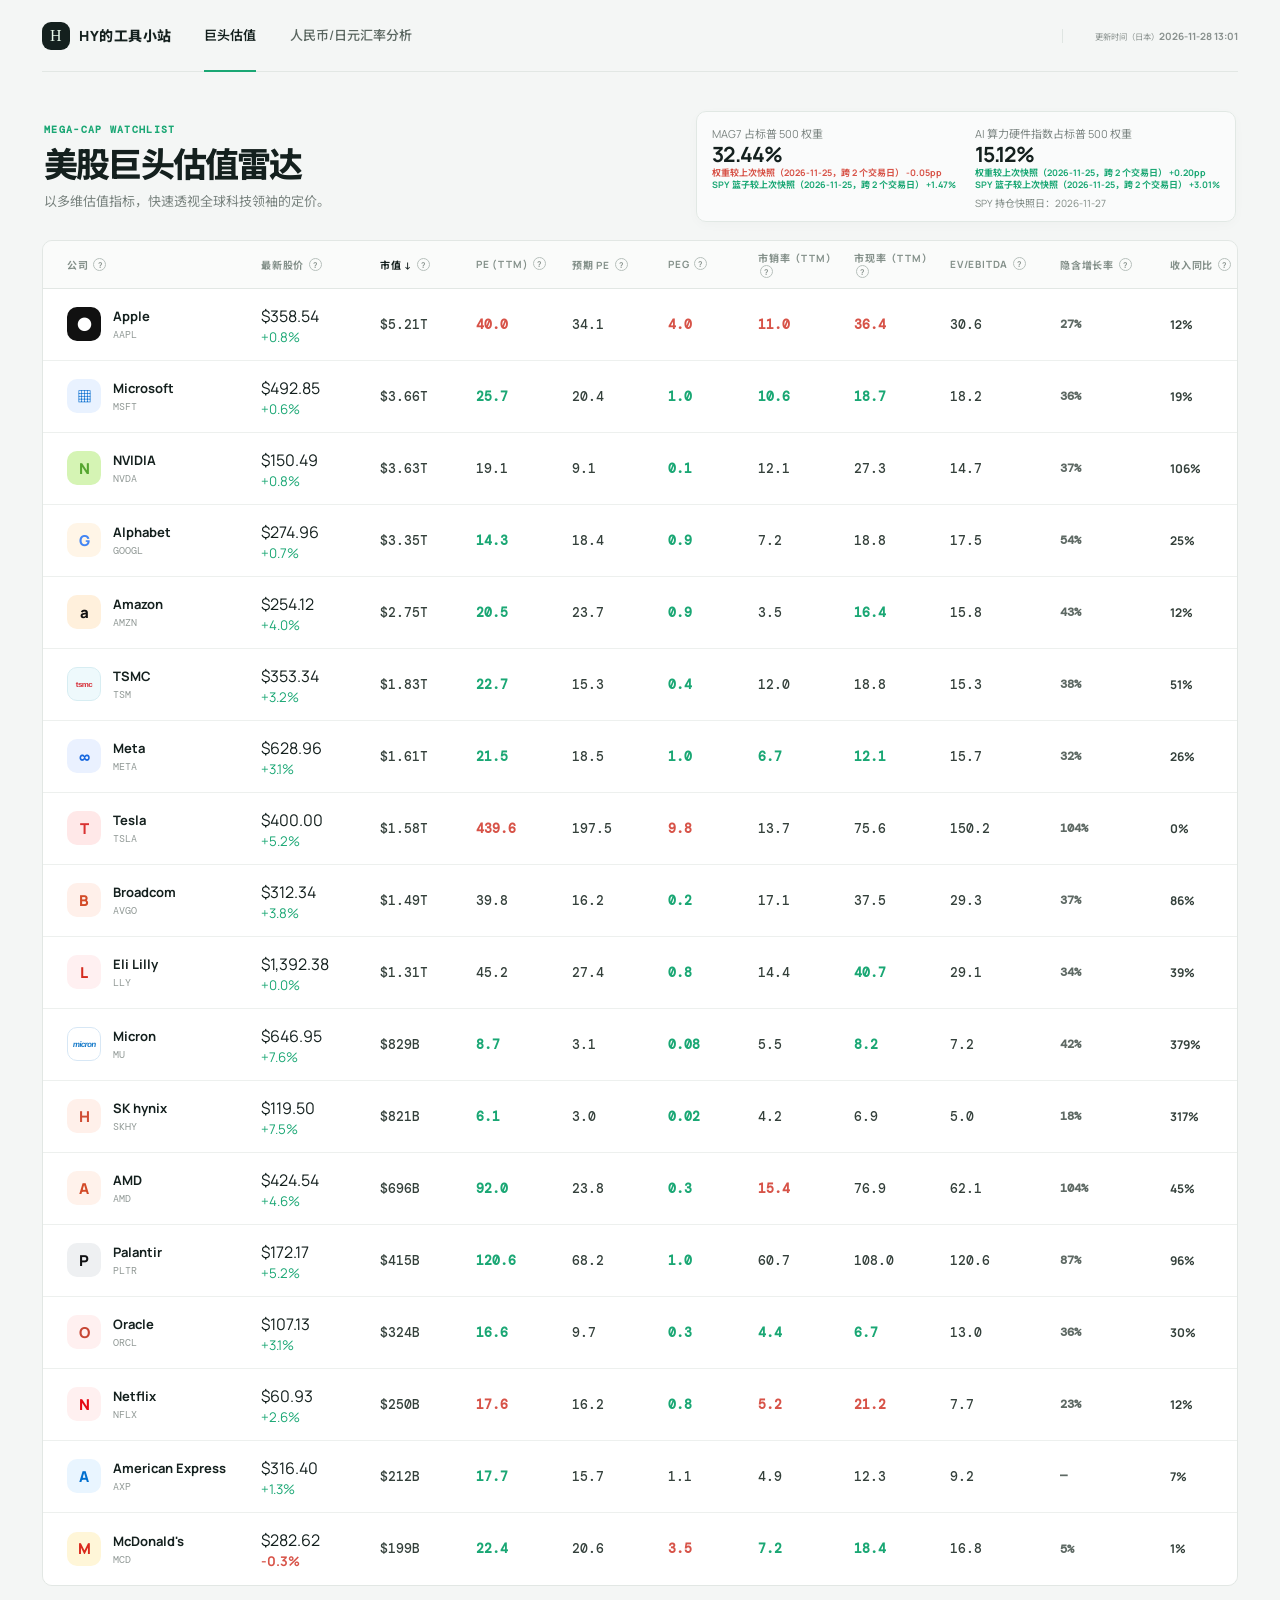
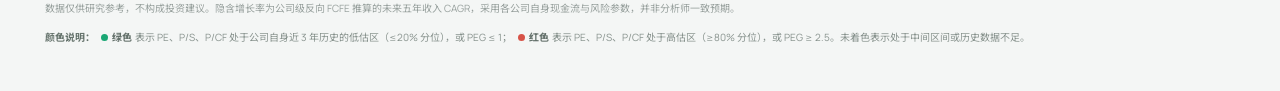
<file: outputs/index.html>
<!doctype html>
<html lang="zh-CN">
<head>
  <meta charset="UTF-8" />
  <meta name="viewport" content="width=device-width, initial-scale=1.0" />
  <title>HY的工具小站 · 巨头估值</title>
  <link rel="preconnect" href="https://fonts.googleapis.com">
  <link rel="preconnect" href="https://fonts.gstatic.com" crossorigin>
  <link href="https://fonts.googleapis.com/css2?family=DM+Mono:wght@400;500&family=Manrope:wght@400;500;600;700;800&family=Noto+Sans+SC:wght@400;500;600;700&display=swap" rel="stylesheet">
  <link rel="stylesheet" href="style.css?v=20261111-2" />
  <style>.chart-hover-hint{margin:0 0 10px;color:#78827e;font-size:13px}.chart-tooltip{position:fixed!important;background:rgba(255,255,255,.78)!important;border-color:rgba(220,228,223,.9)!important;backdrop-filter:blur(10px);-webkit-backdrop-filter:blur(10px);box-shadow:0 10px 24px rgba(20,32,30,.16)!important}.growth-panels{display:flex;gap:32px}.growth-panel{min-width:112px}@media(max-width:600px){.growth-panels{gap:12px}.growth-panel{min-width:86px}.growth-panel strong{font-size:20px}}@media(max-width:680px){.table-card{display:none!important}.mobile-stock-list{display:grid!important;gap:10px;margin-top:24px}.mobile-stock-card{background:#fff;border:1px solid #e2e7e4;border-radius:12px;padding:14px 14px 0;overflow:hidden;cursor:pointer}.mobile-card-top{display:flex;justify-content:space-between;align-items:center;gap:12px}.mobile-company{display:flex;align-items:center;gap:9px;min-width:0}.mobile-company b{display:block;font-size:14px;white-space:nowrap;overflow:hidden;text-overflow:ellipsis}.mobile-company small,.mobile-price small{display:block;font:10px "DM Mono",monospace;color:#8b9590;margin-top:3px}.mobile-price{text-align:right;white-space:nowrap}.mobile-price>b{font:600 16px "DM Mono",monospace;color:#1a2923}.mobile-price .change{font-weight:700}.mobile-core-metrics{display:grid;grid-template-columns:repeat(3,minmax(0,1fr));gap:8px;border-top:1px solid #edf0ee;margin-top:13px;padding:11px 0}.mobile-core-metrics small,.mobile-more-grid small{display:block;color:#89938e;font-size:10px;margin-bottom:4px}.mobile-core-metrics b,.mobile-more-grid b{display:block;font:600 12px "DM Mono",monospace;color:#26342e;white-space:nowrap;overflow:hidden;text-overflow:ellipsis}.mobile-more{width:calc(100% + 28px);margin-left:-14px;border-top:1px solid #edf0ee;padding:10px 14px;color:#64716a;font-size:11px;display:flex;justify-content:space-between;align-items:center}.mobile-more span:last-child{font-size:16px;line-height:.7}.mobile-more-grid{display:none;grid-template-columns:repeat(2,minmax(0,1fr));gap:12px;background:#f8faf9;margin:0 -14px;padding:13px 14px 15px}.mobile-stock-card.expanded .mobile-more-grid{display:grid}.mobile-stock-card.expanded .mobile-more span:last-child{transform:rotate(180deg)}}}</style>
  <style>.mobile-stock-list{display:none}@media(max-width:680px){.mobile-price .change.positive{color:var(--green)!important}.mobile-price .change.negative{color:#d75348!important}.mobile-stock-list{display:grid!important}.mobile-card-actions{display:flex;border-top:1px solid #edf0ee;margin:0 -14px}.mobile-card-actions .mobile-more{margin:0;width:100%;border:0;padding:10px 14px;background:transparent;color:#64716a;font-size:11px;display:flex;justify-content:space-between;align-items:center}.mobile-metric-help{display:inline-grid;place-items:center;width:14px;height:14px;padding:0;border:1px solid #b8c4be;border-radius:50%;background:#fff;color:#68756f;font-size:9px;line-height:1;vertical-align:1px}.mobile-metric-help:active{background:#e3f5eb;color:#147851;border-color:#8ecdae}}</style>
  <style>.chart-mode{display:flex;gap:6px;margin:17px 0 -8px}.chart-mode button{padding:7px 12px;border:1px solid #dfe6e2;border-radius:999px;color:#6e7a74;font-size:11px}.chart-mode button.active{background:#e2f5eb;color:#147851;border-color:#ccebd9;font-weight:700}.chart-card.price-mode .legend{visibility:hidden}.nav-coming{color:#a4ada8!important;cursor:default!important}.tsmc-mark{background:#eef9fc!important;color:#d62c36!important;border:1px solid #d7edf2;font:800 8px Arial,sans-serif!important;letter-spacing:-.6px}.tsmc-mark.lg{font-size:16px!important;letter-spacing:-1.1px}.market-summary{display:flex!important;gap:28px;align-items:flex-end!important}.summary-metric{display:grid;grid-template-columns:auto;gap:3px;text-align:right}.summary-metric strong{font-size:25px!important}.summary-metric em{grid-column:auto!important;font-size:11px}.summary-metric em.positive{color:var(--green)!important}.summary-metric em.negative{color:#d75348!important}@media(min-width:681px) and (max-width:950px){.market-summary{display:flex!important;gap:16px}.summary-metric strong{font-size:21px!important}}@media(max-width:680px){.header-right .updated{display:none!important}.topbar{height:auto;min-height:62px;flex-wrap:wrap;gap:0;padding-top:11px}.topbar nav{display:flex!important;order:3;flex:0 0 100%;gap:25px;margin-top:8px}.topbar nav button{padding:8px 0 10px;font-size:13px}.market-summary{display:grid!important;grid-template-columns:repeat(2,minmax(0,1fr));gap:8px;margin-top:17px;align-items:stretch}.summary-metric{min-width:0;padding:10px 9px;background:#fff;border:1px solid var(--line);border-radius:10px;text-align:left}.summary-metric span{font-size:9px;line-height:1.35;color:#7c8782}.summary-metric strong{font-size:19px!important;line-height:1.15}.summary-metric em{font-size:9px;white-space:nowrap;overflow:hidden;text-overflow:ellipsis}}</style>
  <style>.brand{color:inherit;text-decoration:none;cursor:pointer}.brand:hover{opacity:.78}@media screen and (min-width:1261px){.table-head,.stock-row{grid-template-columns:minmax(160px,2.05fr) minmax(74px,1fr) minmax(60px,.9fr) minmax(60px,.92fr) minmax(60px,.82fr) minmax(60px,.76fr) minmax(60px,.8fr) minmax(60px,.8fr) minmax(72px,.95fr) minmax(72px,.94fr) minmax(76px,1.02fr) minmax(76px,1.05fr) 30px!important}.table-head>:last-child,.stock-row .row-arrow{grid-column:13;grid-row:1}.stock-row .row-arrow{align-self:center}}@media screen and (min-width:681px) and (max-width:1260px){.table-head,.stock-row{grid-template-columns:2fr 1fr .9fr .9fr .9fr .95fr .95fr 30px!important}.table-head span:nth-child(n+6):nth-child(-n+10),.stock-row .peg-cell,.stock-row .ps-cell,.stock-row .pcf-cell,.stock-row .ev-ebitda-cell,.stock-row .implied-cell,.stock-row .row-arrow{display:none!important}.table-head span:nth-child(11),.table-head span:nth-child(12),.stock-row .pe-cell,.stock-row .fpe-cell,.stock-row .revenue-growth-cell,.stock-row .eps-growth-cell{display:block!important}.table-head button{white-space:nowrap!important}}@media screen and (max-width:950px){.header-right{display:flex!important;margin-left:auto;gap:0;font-size:9px;white-space:nowrap}.header-right .live-dot,.header-right>span:nth-child(2){display:none!important}.header-right .updated{display:block!important;margin-left:0}}@media screen and (max-width:680px){.table-card{display:none!important}.mobile-stock-list{display:grid!important}.detail .chart-wrap{width:100%;overflow:visible!important}.detail .chart-wrap svg#chart{display:block;width:100%!important;min-width:0!important;height:280px!important;aspect-ratio:auto!important}}</style>
  <style>.mobile-chart-note-toggle,.mobile-series-meta{display:none!important}.price-overlay-control>span{display:flex!important;flex-direction:column!important;align-items:flex-start!important;gap:2px!important;line-height:1.2!important}.price-overlay-control>span>b,.price-overlay-control>span>small{display:block!important}.price-overlay-control>span>small{font-size:9px!important;color:#82918a!important}html.touch-mobile .chart-note-wrap{margin:14px 0 10px!important;padding:10px 12px 8px!important;border-radius:8px!important;background:#f7f9f8!important}html.touch-mobile .chart-note-wrap>.chart-hover-hint{display:block!important;max-height:3.3em!important;margin:0!important;overflow:hidden!important;font-size:11px!important;line-height:1.65!important}html.touch-mobile .chart-note-wrap.expanded>.chart-hover-hint{max-height:none!important;overflow:visible!important}html.touch-mobile .mobile-chart-note-toggle{display:block!important;margin-top:5px!important;padding:0!important;color:#24865f!important;font-size:11px!important;font-weight:700!important}html.touch-mobile .chart-series-controls>.price-overlay-control{width:auto!important;padding:6px 9px!important;border:0!important;background:transparent!important}html.touch-mobile .price-overlay-control>span{display:block!important}html.touch-mobile .price-overlay-control>span>small{display:none!important}html.touch-mobile .price-overlay-control b::after{content:none!important}html.touch-mobile .price-overlay-control .mobile-series-meta{display:inline!important;font:500 10px "Noto Sans SC",sans-serif!important;color:#4384ad!important}</style>
  <style>@keyframes valuation-card-selected{0%{transform:translateY(0) scale(.98);box-shadow:0 0 0 rgba(26,167,116,0)}55%{transform:translateY(-4px) scale(1.015);box-shadow:0 13px 28px rgba(26,167,116,.26)}100%{transform:translateY(-2px) scale(1);box-shadow:0 8px 22px rgba(26,167,116,.2)}}.valuation-stat-picker{position:relative!important;overflow:hidden!important;text-align:left!important;cursor:pointer!important;transition:transform .15s,border-color .15s,background .15s,box-shadow .15s!important}.valuation-stat-picker:not(.active):hover{background:#f7fbf8!important;border-color:#79c7a1!important;transform:translateY(-1px)}.valuation-stat-picker.active{border:2px solid #13a96f!important;background:linear-gradient(135deg,#d8f7e7 0%,#eefcf4 56%,#fff 100%)!important;box-shadow:0 8px 22px rgba(26,167,116,.2)!important;transform:translateY(-2px);animation:valuation-card-selected .42s ease-out both}.valuation-stat-picker.active::before{content:"";position:absolute;inset:0 0 auto;height:4px;background:linear-gradient(90deg,#10a66d,#65d7a7)}.valuation-stat-picker.active .stat-label{color:#176a4b!important;font-weight:700}.stat-unit{margin-left:2px;color:#74817b;font:600 10px "Noto Sans SC",sans-serif}.summary-metric-button{border:0;background:transparent;padding:0;cursor:pointer}.summary-metric-button:hover strong{color:var(--green)}.summary-metric-button:focus-visible{outline:2px solid var(--green);outline-offset:5px;border-radius:6px}.concentration-panel{width:min(760px,calc(100vw - 32px));padding:30px}.concentration-panel h2{margin:14px 0 4px;font-size:22px}.concentration-panel p{margin:0;color:#78827e;font-size:12px}.concentration-tabs{display:flex;gap:6px;margin-top:12px}.concentration-tabs button{padding:7px 12px;border:1px solid #dfe7e3;border-radius:999px;background:#f7f9f8;color:#66736d;font:600 12px "Noto Sans SC",sans-serif;cursor:pointer}.concentration-tabs button:hover{border-color:#8bcbb0;color:#176a4b}.concentration-tabs button.active{border-color:#1aa774;background:#e7f7f0;color:#13734f}.concentration-tabs button:focus-visible{outline:2px solid #1aa774;outline-offset:2px}.concentration-chart-wrap{margin-top:18px;padding:12px 4px 0;border-top:1px solid #edf0ee}.concentration-chart{display:block;width:100%;height:auto}.concentration-chart .grid{stroke:#e5ebe8;stroke-width:1}.concentration-chart .axis{fill:#8b9691;font:10px "DM Mono",monospace}.concentration-chart .line{fill:none;stroke-width:3;stroke-linecap:round;stroke-linejoin:round}.concentration-chart .dot{stroke:#fff;stroke-width:2}.concentration-empty{padding:54px 10px;text-align:center;color:#78827e;font-size:13px}#stock-rows .grow:not(.rank-good):not(.rank-bad){color:#34403b!important}@media(max-width:680px){.summary-metric-button{padding:10px 9px!important;text-align:left}.concentration-panel{padding:24px 16px}.concentration-panel h2{font-size:18px}.concentration-tabs{overflow-x:auto}.concentration-tabs button{white-space:nowrap}}</style>
  <style>.concentration-snapshot-date{grid-column:1/-1;color:#8a9590;font-size:10px;line-height:1.2;text-align:right;margin-top:1px}@media(min-width:681px){.market-summary{display:grid!important;grid-template-columns:repeat(2,minmax(158px,auto));gap:3px 20px!important;align-items:start!important}.summary-metric{gap:2px!important}.summary-metric strong{font-size:22px!important;line-height:1.08!important}.summary-metric em,.summary-metric small{font-size:9px!important;line-height:1.15!important}.concentration-snapshot-date{font-size:9px;text-align:center;margin-top:0}}@media(max-width:680px){.market-summary{margin-top:9px!important;gap:3px 12px!important}.summary-metric-button{padding:3px 0!important;background:transparent!important;border:0!important;border-radius:0!important}.summary-metric span{font-size:9px!important;line-height:1.2!important}.summary-metric strong{font-size:18px!important;line-height:1.05!important}.summary-metric em,.summary-metric small{font-size:8px!important;line-height:1.15!important}.concentration-snapshot-date{font-size:8px;text-align:left;padding:1px 0 0;white-space:nowrap;overflow:hidden;text-overflow:ellipsis}}</style>
  <style>@media(max-width:680px){.model-grid{display:grid!important;grid-template-columns:repeat(6,minmax(0,1fr))!important;gap:8px!important}.model-grid>span{grid-column:span 2;min-width:0;min-height:76px;padding:10px 8px!important}.model-grid>.model-assumption{grid-column:span 3;min-width:0;min-height:92px;padding:10px!important;border-style:solid!important}.model-grid>.model-assumption:last-child{grid-column:1/-1}.model-grid>.model-assumption>span{display:flex!important;flex-direction:row!important;align-items:center!important;gap:5px!important;padding:0!important;background:transparent!important}.model-grid>.model-assumption input{width:100%!important;margin-top:8px!important;padding:7px 25px 7px 8px!important;border:1px solid #b8d8c8!important;border-radius:6px!important;background:#fff!important;font-size:14px!important;line-height:1.2!important}.model-grid>.model-assumption small{right:18px!important;bottom:20px!important;font-size:11px!important}.model-grid>span b{font-size:14px!important}.model-assumption em{white-space:nowrap}}@media(max-width:390px){.model-grid>span{font-size:9px!important}.model-grid>.model-assumption{grid-column:1/-1;min-height:86px}}</style>
  <style>.assumption-input-row{position:relative!important;display:block!important;padding:0!important;background:transparent!important}.assumption-input-row small{position:absolute!important;right:9px!important;top:50%!important;bottom:auto!important;transform:translateY(-50%)}@media(max-width:680px){.model-grid>.model-assumption{grid-column:1/-1!important;display:grid!important;grid-template-columns:minmax(105px,.8fr) minmax(0,1.2fr)!important;align-items:center!important;gap:12px!important;min-height:0!important;padding:10px 11px!important;border:1px solid #d9e7df!important;border-radius:10px!important;background:#f8fbf9!important}.model-grid>.model-assumption:last-child{grid-column:1/-1!important}.model-grid>.model-assumption>.assumption-label{display:flex!important;flex-direction:column!important;align-items:flex-start!important;gap:4px!important;padding:0!important;background:transparent!important;color:#53635b!important;font-size:10px!important}.model-grid>.model-assumption .assumption-input-row{display:block!important;width:100%!important;margin:0!important;padding:0!important;background:transparent!important}.model-grid>.model-assumption input{box-sizing:border-box!important;width:100%!important;height:40px!important;margin:0!important;padding:7px 28px 7px 10px!important;border:1px solid #b9d9c9!important;border-radius:8px!important;background:#fff!important;color:#173328!important;font-size:15px!important;box-shadow:0 1px 2px rgba(20,50,38,.03)!important}.model-grid>.model-assumption .assumption-input-row small{right:10px!important;top:50%!important;bottom:auto!important;transform:translateY(-50%)!important;color:#53806b!important}.model-assumption-hint{position:relative;margin:12px 0 0!important;padding:28px 12px 10px 13px!important;border-left:3px solid #79c9a4!important;border-radius:0 8px 8px 0!important;background:#f5faf7!important;color:#5f6f67!important;font-size:10px!important;line-height:1.75!important}.model-assumption-hint::before{content:"编辑说明";position:absolute;left:13px;top:8px;color:#23845e;font-size:10px;font-weight:700;letter-spacing:.04em}}</style>
  <style>@media(max-width:680px){.stat-date-prefix{display:none!important}.stats .stat-date{white-space:nowrap;font-size:9px!important}}</style>
  <style>@media(max-width:680px){.topbar{min-height:78px!important;padding-top:6px!important}.topbar nav{height:36px!important;margin-top:2px!important}.topbar nav .site-nav-link{height:36px!important;padding-bottom:6px!important}.brand{gap:7px!important}.brand-mark{width:22px!important;height:22px!important;border-radius:7px!important;font-size:13px!important}.header-right{max-width:58%;overflow:hidden;text-overflow:ellipsis;font-size:8px!important}.detail{padding-top:14px!important}.detail .back{margin:0 0 14px 2px!important;font-size:11px!important}.detail-head{gap:10px!important}.detail-company{gap:11px!important;min-width:0}.detail-company .logo.lg{width:52px!important;height:52px!important;border-radius:16px!important;font-size:23px!important}.detail-company>div:last-child{min-width:0}.detail-company .eyebrow{margin-bottom:5px!important;font-size:9px!important}.detail-company h2{font-size:21px!important;line-height:1.1!important;letter-spacing:-.7px!important}.detail-price{margin-top:4px!important;font-size:10px!important;line-height:1.35!important}.growth-panels{gap:12px!important;flex:none}.growth-panel{min-width:70px!important}.growth-panel span{font-size:8px!important;white-space:nowrap}.growth-panel strong{font-size:21px!important;line-height:1.2!important;letter-spacing:-.7px!important}.growth-panel em{font-size:8px!important;white-space:nowrap}}@media(max-width:390px){.detail-head{align-items:center!important}.detail-company .logo.lg{width:46px!important;height:46px!important;border-radius:14px!important}.detail-company h2{font-size:19px!important}.growth-panels{gap:7px!important}.growth-panel{min-width:60px!important}.growth-panel strong{font-size:19px!important}}</style>
  <style>@media(max-width:680px){.stats{gap:8px!important}.stats>.stat{width:148px!important;min-width:148px!important;padding:10px 10px!important}.stats .stat-label{font-size:9px!important;gap:4px!important;white-space:nowrap}.stats .stat-value{margin-top:7px!important;font-size:17px!important}.stats .stat-unit{font-size:9px!important}.stats .stat-date{font-size:8px!important}}</style>
  <style>@media(max-width:680px){.stats{display:grid!important;grid-template-columns:repeat(3,minmax(0,1fr))!important;gap:6px!important;overflow:visible!important}.stats>.stat{width:auto!important;min-width:0!important;padding:9px 7px!important}.stats .stat-label{font-size:8px!important;letter-spacing:-.02em}.stats .stat-label i{width:6px!important;height:6px!important;flex:none}.stats .stat-value{font-size:16px!important}.stats .stat-date{font-size:8px!important;letter-spacing:-.03em}}</style>
  <style>.model-metric-help{display:inline-grid;place-items:center;width:14px;height:14px;flex:none;margin:0;padding:0;border:1px solid #abc1b6;border-radius:50%;background:#fff;color:#60736a;font:700 9px/1 Manrope,sans-serif;vertical-align:1px;cursor:pointer}.model-metric-help:hover{border-color:#65bd94;color:#158059;background:#f3fbf7}.model-metric-help:focus-visible{outline:2px solid rgba(26,167,116,.25);outline-offset:2px}.model-metric-name{display:flex!important;flex-direction:row!important;align-items:center!important;gap:4px!important;padding:0!important;background:transparent!important}.assumption-label>span{display:flex!important;align-items:center!important;gap:4px!important;padding:0!important;background:transparent!important}.growth-compare>div>span{display:flex;align-items:center;gap:4px}@media(max-width:680px){.model-metric-help{width:13px;height:13px;font-size:8px}.growth-compare>div>span{line-height:1.35}.model-metric-name{line-height:1.35!important}}</style>
  <style>.chart-landscape-toggle{display:none;align-items:center;gap:5px;margin-left:auto;padding:7px 10px;border:1px solid #d8e4de;border-radius:8px;background:#f8fbf9;color:#426257;font-size:10px;font-weight:700;white-space:nowrap}.chart-landscape-toggle:active{background:#eaf6f0}.chart-landscape-toggle span{font-size:14px;line-height:1}@media(max-width:680px){.chart-series-controls{justify-content:space-between!important;gap:8px}.chart-landscape-toggle{display:inline-flex}}.chart-card:fullscreen,.chart-card:-webkit-full-screen{width:100vw;height:100vh;margin:0;border:0;border-radius:0;padding:12px 18px;background:#fff;display:flex;flex-direction:column}.chart-card:fullscreen .chart-top,.chart-card:fullscreen .stats,.chart-card:fullscreen .periods,.chart-card:fullscreen .chart-note-wrap,.chart-card:fullscreen .history-source-note,.chart-card:-webkit-full-screen .chart-top,.chart-card:-webkit-full-screen .stats,.chart-card:-webkit-full-screen .periods,.chart-card:-webkit-full-screen .chart-note-wrap,.chart-card:-webkit-full-screen .history-source-note{display:none!important}.chart-card:fullscreen .chart-wrap,.chart-card:-webkit-full-screen .chart-wrap{flex:1;min-height:0;overflow:hidden!important}.chart-card:fullscreen .chart-wrap svg#chart,.chart-card:-webkit-full-screen .chart-wrap svg#chart{width:100%!important;height:100%!important;min-width:0!important;aspect-ratio:auto!important}.chart-card:fullscreen .chart-series-controls,.chart-card:-webkit-full-screen .chart-series-controls{order:-1;margin:0 0 6px;padding:0 0 7px}.chart-card:fullscreen .chart-landscape-toggle,.chart-card:-webkit-full-screen .chart-landscape-toggle{display:inline-flex}</style>
  <style>body.chart-landscape-open{overflow:hidden!important}.chart-card.landscape-fallback{position:fixed;inset:0;z-index:100;width:100vw;height:100dvh;margin:0;border:0;border-radius:0;padding:12px 18px;background:#fff;display:flex;flex-direction:column}.chart-card.landscape-fallback .chart-top,.chart-card.landscape-fallback .stats,.chart-card.landscape-fallback .periods,.chart-card.landscape-fallback .chart-note-wrap,.chart-card.landscape-fallback .history-source-note{display:none!important}.chart-card.landscape-fallback .chart-wrap{flex:1;min-height:0;overflow:hidden!important}.chart-card.landscape-fallback .chart-wrap svg#chart{width:100%!important;height:100%!important;min-width:0!important;aspect-ratio:auto!important}.chart-card.landscape-fallback .chart-series-controls{order:-1;margin:0 0 6px;padding:0 0 7px}.chart-card.landscape-fallback .chart-landscape-toggle{display:inline-flex}</style>
  <style>.chart-card.force-landscape{position:fixed!important;inset:auto!important;left:0!important;top:0!important;width:100dvh!important;height:100vw!important;max-width:none!important;transform:translateX(100vw) rotate(90deg)!important;transform-origin:top left!important}.chart-card.force-landscape .chart-wrap svg#chart{height:100%!important;width:100%!important}.chart-card.force-landscape .chart-series-controls{flex:none}</style>
  <style>html:not(.touch-mobile) .model-grid{display:grid!important;grid-template-columns:repeat(6,minmax(0,1fr))!important;gap:9px!important}html:not(.touch-mobile) .model-grid>span,html:not(.touch-mobile) .model-grid>.model-assumption{grid-column:auto!important;min-width:0!important;min-height:88px!important;padding:11px 12px!important;border:1px solid #e1e9e5!important;border-radius:9px!important;background:#f7f9f8!important}html:not(.touch-mobile) .model-grid>.model-assumption{display:block!important;border-color:#d4e6dc!important;background:#f5faf7!important}html:not(.touch-mobile) .model-grid>.model-assumption>.assumption-label{display:flex!important;flex-direction:row!important;align-items:center!important;justify-content:space-between!important;gap:5px!important;padding:0!important;background:transparent!important;color:#607067!important;font-size:10px!important}html:not(.touch-mobile) .model-grid>.model-assumption .assumption-input-row{display:block!important;width:100%!important;margin-top:9px!important;padding:0!important;background:transparent!important}html:not(.touch-mobile) .model-grid>.model-assumption input{box-sizing:border-box!important;width:100%!important;height:36px!important;margin:0!important;padding:6px 25px 6px 9px!important;border:1px solid #b8d8c8!important;border-radius:7px!important;background:#fff!important;color:#173328!important;font:700 14px/1.2 "DM Mono",monospace!important;box-shadow:0 1px 2px rgba(20,50,38,.03)!important}html:not(.touch-mobile) .model-grid>.model-assumption .assumption-input-row small{right:9px!important;top:50%!important;bottom:auto!important;transform:translateY(-50%)!important;color:#53806b!important;font-size:10px!important}html:not(.touch-mobile) .model-assumption-hint{position:relative!important;margin:11px 0 0!important;padding:9px 12px 9px 84px!important;border:1px solid #e3ebe7!important;border-radius:8px!important;background:#f8faf9!important;color:#66736d!important;font-size:10px!important;line-height:1.65!important}html:not(.touch-mobile) .model-assumption-hint::before{content:"编辑说明";position:absolute;left:12px;top:9px;color:#23845e;font-size:10px;font-weight:700;letter-spacing:.04em}html:not(.touch-mobile) .model-metric-name{font-size:10px!important;line-height:1.45!important}html:not(.touch-mobile) .model-grid>span>b{margin-top:5px;font-size:14px!important}</style>
  <style>.valuation-color-note{display:flex;align-items:center;flex-wrap:wrap;gap:3px;margin:5px 3px 0;color:#87928d;font-size:10px;line-height:1.65}.valuation-color-note strong{color:#65736c;font-weight:700}.valuation-color-note span{display:inline-flex;align-items:center;gap:4px;margin-left:3px;color:#64716b;font-weight:700}.color-dot{display:inline-block;width:7px;height:7px;border-radius:50%}.color-dot.good{background:#1aa774}.color-dot.bad{background:#d75348}@media(max-width:680px){.valuation-color-note{display:block;margin-top:7px;font-size:9px;line-height:1.7}.valuation-color-note span{margin:0 2px}}</style>
  <style>html.touch-mobile .topbar{min-height:62px!important;padding-top:11px!important}html.touch-mobile .topbar nav{height:43px!important;margin-top:8px!important}html.touch-mobile .topbar nav .site-nav-link{height:43px!important;padding:0!important;align-items:center!important;font-size:13px!important;line-height:1!important}</style>
  <style>@media(min-width:951px){html:not(.touch-mobile) .topbar[data-site-header]{height:68px!important;min-height:68px!important;gap:38px!important}html:not(.touch-mobile) .topbar[data-site-header] nav{height:68px!important;gap:36px!important}html:not(.touch-mobile) .topbar[data-site-header] nav .site-nav-link{height:68px!important}html:not(.touch-mobile) .topbar[data-site-header] .header-right{padding-left:18px;border-left:1px solid #dfe5e2!important}.overview{padding-top:39px!important}.page-title{align-items:center!important;gap:36px;padding:0 2px 18px}.page-title>div:first-child{min-width:0}.page-title .eyebrow{margin-bottom:9px}.page-title h1{font-size:34px;line-height:1.12}.page-title .subtitle{margin-top:8px;font-size:13px}.market-summary{flex:none;grid-template-columns:repeat(2,minmax(180px,1fr))!important;gap:5px 18px!important;min-width:410px;padding:13px 15px 11px;border:1px solid #e1e8e4;border-radius:10px;background:rgba(255,255,255,.58);box-shadow:0 3px 12px rgba(20,32,30,.025)}.summary-metric{text-align:left!important}.summary-metric strong{font-size:21px!important}.concentration-snapshot-date{text-align:left!important;margin-top:2px!important}.table-card{margin-top:0}}</style>
  <style>@media(min-width:951px) and (max-width:1200px){.overview{padding-top:31px!important}.page-title{align-items:flex-end!important;gap:24px!important;padding-bottom:15px!important}.page-title>div:first-child{flex:1 1 auto}.page-title h1{font-size:31px!important;letter-spacing:-1.35px!important}.page-title .subtitle{font-size:12px!important;white-space:nowrap}.market-summary{width:360px!important;min-width:360px!important;grid-template-columns:repeat(2,minmax(0,1fr))!important;gap:4px 12px!important;padding:10px 12px 9px!important}.summary-metric span{font-size:9px!important;white-space:nowrap}.summary-metric strong{font-size:20px!important}.summary-metric em,.summary-metric small{font-size:8px!important}.concentration-snapshot-date{font-size:8px!important}}</style>
  <style>@media(min-width:681px) and (max-width:820px){.shell{padding-left:20px!important;padding-right:20px!important}.overview{padding-top:30px!important}.page-title{display:block!important;padding:0 0 16px!important}.page-title h1{font-size:31px!important;line-height:1.15!important;letter-spacing:-1.4px!important}.page-title .subtitle{margin-top:8px!important;font-size:13px!important}.market-summary{display:grid!important;width:100%!important;min-width:0!important;grid-template-columns:repeat(2,minmax(0,1fr))!important;gap:10px!important;margin-top:18px!important;padding:0!important;border:0!important;background:transparent!important;box-shadow:none!important}.market-summary .summary-metric-button{display:grid!important;grid-template-columns:1fr!important;gap:3px!important;min-width:0!important;padding:12px 13px!important;border:1px solid #dfe8e3!important;border-radius:10px!important;background:#fff!important;text-align:left!important}.market-summary .summary-metric span{font-size:10px!important;line-height:1.35!important}.market-summary .summary-metric strong{font-size:22px!important;line-height:1.05!important}.market-summary .summary-metric em,.market-summary .summary-metric small{font-size:9px!important;line-height:1.25!important}.concentration-snapshot-date{grid-column:1/-1!important;margin:0 2px!important;text-align:left!important}.table-card{margin-top:0!important}}</style>
  <style>.market-summary .summary-metric{grid-template-columns:minmax(0,1fr)!important}.market-summary .summary-metric span{grid-column:1!important;grid-row:1!important}.market-summary .summary-metric strong{display:block!important;grid-column:1!important;grid-row:2!important;white-space:nowrap!important}.market-summary .summary-metric em{grid-row:3!important}.market-summary .summary-metric small{grid-row:4!important}.market-summary .summary-metric em,.market-summary .summary-metric small{display:block!important;grid-column:1!important;width:100%!important;margin:0!important;text-align:left!important}@media(max-width:820px){.market-summary .summary-metric em,.market-summary .summary-metric small{white-space:normal!important}}</style>
  <style>@media(max-width:1100px){html:not(.touch-mobile) .model-grid{grid-template-columns:repeat(3,minmax(0,1fr))!important;gap:10px!important}html:not(.touch-mobile) .model-grid>span,html:not(.touch-mobile) .model-grid>.model-assumption{grid-column:auto!important;min-width:0!important;min-height:104px!important;padding:12px 14px!important}html:not(.touch-mobile) .model-grid>.model-assumption>.assumption-label{min-height:30px!important;align-items:flex-start!important}html:not(.touch-mobile) .model-grid>.model-assumption .assumption-input-row{margin-top:7px!important}html:not(.touch-mobile) .model-grid>.model-assumption input{width:100%!important;min-width:0!important;font-size:15px!important}}</style>
  <style>
    html:not(.touch-mobile),html:not(.touch-mobile) body { min-width:1260px!important; overflow-x:auto!important }
    html:not(.touch-mobile) .shell { box-sizing:border-box!important; width:clamp(1260px,100vw,1506px)!important; min-width:1260px!important; max-width:1506px!important; margin:0 auto!important }
    html:not(.touch-mobile) .topbar { height:68px!important; min-height:68px!important; flex-wrap:nowrap!important; padding-top:0!important }
    html:not(.touch-mobile) .topbar nav { display:flex!important; height:68px!important; margin-top:0!important }
    html:not(.touch-mobile) .overview { padding-top:39px!important }
    html:not(.touch-mobile) .page-title { display:flex!important; align-items:center!important }
    html:not(.touch-mobile) .market-summary { min-width:410px!important; margin-top:0!important }
    html:not(.touch-mobile) .table-card { display:block!important; overflow-x:auto!important; -webkit-overflow-scrolling:touch }
    html:not(.touch-mobile) .mobile-stock-list { display:none!important }
    html:not(.touch-mobile) .table-head,html:not(.touch-mobile) .stock-row {
        box-sizing:border-box!important;
        width:1420px!important;
        min-width:1420px!important;
        grid-template-columns:180px 105px 82px 82px 82px 76px 82px 82px 96px 96px 92px 92px 30px!important
    }
    html:not(.touch-mobile) .table-card .table-head>span:nth-child(n),html:not(.touch-mobile) .table-card .stock-row>.cell:nth-child(n),html:not(.touch-mobile) .table-card .stock-row>.implied:nth-child(n),html:not(.touch-mobile) .table-card .stock-row>.grow:nth-child(n),html:not(.touch-mobile) .table-card .stock-row>.row-arrow:nth-child(n) { display:block!important }
    html:not(.touch-mobile) .stock-row>.company { display:flex!important }
    html:not(.touch-mobile) .stock-row>.quote-cell { display:block!important; min-width:0!important }
    html:not(.touch-mobile) .stock-row>.quote-cell>span,html:not(.touch-mobile) .stock-row>.quote-cell>.change { display:block!important; white-space:nowrap!important }
    html:not(.touch-mobile) .table-head>:last-child,html:not(.touch-mobile) .stock-row>.row-arrow { grid-column:13!important; grid-row:1!important }
    html:not(.touch-mobile) .model-head { display:flex!important; align-items:center!important; flex-direction:row!important; min-width:1120px!important }
    html:not(.touch-mobile) .growth-compare,html:not(.touch-mobile) .growth-scenarios { display:flex!important; width:auto!important; grid-template-columns:none!important }
    html:not(.touch-mobile) .growth-compare>div { width:auto!important; min-width:142px!important; padding:8px 10px!important }
    html:not(.touch-mobile) .growth-compare>i { display:block!important }
    html:not(.touch-mobile) .model-grid { grid-template-columns:repeat(6,minmax(0,1fr))!important }
  </style>
</head>
<body>
  <main class="shell">
    <header class="topbar" data-site-header data-page="overview"></header>
    <script src="site-nav.js?v=20260803-13"></script>

    <section id="overview" class="overview">
      <div class="page-title"><div><p class="eyebrow">MEGA-CAP WATCHLIST</p><h1>美股巨头估值雷达</h1><p class="subtitle">以多维估值指标，快速透视全球科技领袖的定价。</p></div><div class="market-summary"><button type="button" class="summary-metric summary-metric-button" data-concentration-metric="mag7" aria-label="查看 MAG7 权重历史"><span title="以 State Street 每日披露的 SPY 持仓权重作为标普 500 代理">MAG7 占标普 500 权重</span><strong id="mag7-share">—</strong><em id="mag7-share-note">等待 SPY 日持仓更新</em><small id="mag7-market-value-note">SPY 篮子变化：等待数据</small></button><button type="button" class="summary-metric summary-metric-button" data-concentration-metric="aiHardware" aria-label="查看 AI 算力硬件指数权重历史"><span title="AI 算力硬件篮子：芯片、设备、EDA、服务器、网络与基础设施；以 State Street 每日披露的 SPY 持仓权重作为标普 500 代理">AI 算力硬件指数占标普 500 权重</span><strong id="semi-share">—</strong><em id="semi-share-note">等待 SPY 日持仓更新</em><small id="semi-market-value-note">SPY 篮子变化：等待数据</small></button><small class="concentration-snapshot-date" id="concentration-snapshot-date">SPY 持仓快照日：—</small></div></div>
      <div class="table-card">
        <div class="table-head"><span><button class="sort-header" data-sort="name">公司</button> <a class="help" href="#company" data-metric="company" aria-label="公司说明">?</a></span><span><button class="sort-header" data-sort="price">最新股价</button> <a class="help" href="#price" data-metric="price" aria-label="股价说明">?</a></span><span><button class="sort-header" data-sort="cap">市值</button> <a class="help" href="#market-cap" data-metric="market-cap" aria-label="市值说明">?</a></span><span><button class="sort-header" data-sort="pe">PE (TTM)</button> <a class="help" href="#pe" data-metric="pe" aria-label="PE说明">?</a></span><span><button class="sort-header" data-sort="fpe">预期 PE</button> <a class="help" href="#forward-pe" data-metric="forward-pe" aria-label="预期PE说明">?</a></span><span><button class="sort-header" data-sort="peg">PEG</button> <a class="help" href="#peg" data-metric="peg" aria-label="PEG说明">?</a></span><span><button class="sort-header" data-sort="ps">市销率</button> <a class="help" href="#ps" data-metric="ps" aria-label="市销率说明">?</a></span><span><button class="sort-header" data-sort="pcf">市现率</button> <a class="help" href="#pcf" data-metric="pcf" aria-label="市现率说明">?</a></span><span><button class="sort-header" data-sort="evEbitda">EV/EBITDA</button> <a class="help" href="#ev-ebitda" data-metric="ev-ebitda" aria-label="EV EBITDA说明">?</a></span><span><button class="sort-header" data-sort="implied">隐含增长率</button> <a class="help" href="#implied-growth" data-metric="implied-growth" aria-label="隐含增长率说明">?</a></span><span><button class="sort-header" data-sort="growth">收入同比</button> <a class="help" href="#revenue-growth" data-metric="revenue-growth" aria-label="收入同比说明">?</a></span><span><button class="sort-header" data-sort="epsGrowthCurrent">EPS 增长</button> <a class="help" href="#eps-growth" data-metric="eps-growth" aria-label="EPS增长说明">?</a></span><span></span></div>
        <div id="stock-rows"></div>
      </div>
      <div id="mobile-stock-rows" class="mobile-stock-list" aria-label="公司估值卡片"></div>
      <p class="disclaimer">数据仅供研究参考，不构成投资建议。隐含增长率为公司级反向 FCFE 推算的未来五年收入 CAGR，采用各公司自身现金流与风险参数，并非分析师一致预期。</p>
      <p class="valuation-color-note"><strong>颜色说明：</strong><span><i class="color-dot good"></i>绿色</span>表示 PE、P/S、P/CF 处于公司自身近 3 年历史的低估区（≤20% 分位），或 PEG ≤ 1；<span><i class="color-dot bad"></i>红色</span>表示 PE、P/S、P/CF 处于高估区（≥80% 分位），或 PEG ≥ 2.5。未着色表示处于中间区间或历史数据不足。</p>
    </section>

    <section id="nasdaq" class="aux hidden"><div class="aux-title"><p class="eyebrow">NASDAQ-100 VALUATION</p><h1>纳斯达克 100 历史估值</h1><p>用历史区间观察当前价格相对盈利处于什么位置。</p></div><div class="index-stats"><div class="index-stat"><span>最新 PE（TTM）</span><strong id="ndx-pe">等待数据</strong><small id="ndx-date">—</small></div><div class="index-stat"><span id="ndx-average-label">5 年平均 PE</span><strong id="ndx-average">—</strong><small id="ndx-range">等待历史数据</small></div></div><div class="index-chart"><div class="chart-top"><div><p class="eyebrow">HISTORICAL P/E</p><h3>纳斯达克 100 PE 走势</h3><p class="chart-caption">TTM 口径，按月观察；虚线为所选时间范围的平均值。</p></div></div><div class="ndx-periods" role="group" aria-label="选择纳指历史估值时间范围"><button data-ndx-period="1" type="button">1年</button><button data-ndx-period="3" type="button">3年</button><button class="active" data-ndx-period="5" type="button">5年</button></div><div class="chart-wrap"><svg id="ndx-valuation-chart" viewBox="0 0 1040 400" role="img" aria-label="纳斯达克100历史市盈率"></svg></div></div><p class="index-note" id="ndx-source-note">数据源：World P/E Ratio；以 QQQ 为纳斯达克 100 代理计算的估算 TTM PE，月度数据。非纳斯达克官方指数估值，不构成投资建议。</p></section>

    <section id="detail" class="detail hidden">
      <button id="back" class="back">← 返回估值概览</button>
        <div class="detail-head"><div class="detail-company"><div id="detail-logo" class="logo lg"></div><div><p id="detail-ticker" class="eyebrow"></p><h2 id="detail-name"></h2><p id="detail-price" class="detail-price"></p></div></div><div class="growth-panels"><div class="growth-panel"><span class="detail-metric-label">收入同比（现在） <button class="detail-metric-help" data-metric="revenue-growth" aria-label="收入同比说明">?</button></span><strong id="detail-revenue-current"></strong></div><div class="growth-panel"><span class="detail-metric-label">EPS 增长（现在） <button class="detail-metric-help" data-metric="eps-growth" aria-label="EPS增长说明">?</button></span><strong id="detail-eps-current"></strong></div><em id="detail-revenue-period" class="growth-period-shared">最近已披露季度</em></div></div>
      <div class="chart-card">
        <div class="chart-top"><div><p class="eyebrow">HISTORY</p><h3 id="chart-title">估值区间与趋势</h3></div></div>
        <div class="stats" id="stats"></div>
        <div class="periods"><button class="active">1年</button><button>3年</button><button>5年</button></div>
        <div class="chart-note-wrap"><p class="chart-hover-hint">移动鼠标至图表区域，可查看该日期的三项估值数据。</p><button id="mobile-chart-note-toggle" class="mobile-chart-note-toggle" type="button" aria-expanded="false">展开说明</button></div>
        <p id="history-source-note" class="history-source-note hidden"></p>
        <div class="chart-wrap"><svg id="chart" viewBox="0 0 1040 400" preserveAspectRatio="none" role="img" aria-label="估值历史走势"></svg><div id="chart-tooltip" class="chart-tooltip hidden" role="status"></div></div>
        <div class="chart-series-controls" aria-label="图表曲线设置"><label class="price-overlay-control"><input id="price-overlay-toggle" type="checkbox"><i aria-hidden="true"></i><span><b>股价走势 <em class="mobile-series-meta">（蓝色 · 右轴）</em></b><small>蓝色曲线 · 右轴（USD）</small></span></label><button id="chart-landscape-toggle" class="chart-landscape-toggle" type="button" aria-pressed="false"><span aria-hidden="true">↔</span> 横屏查看</button></div>
      </div>
      <section class="insight hidden" aria-hidden="true"><p class="eyebrow">估值解读</p><p id="insight-copy"></p></section>
      <section id="model-inputs" class="model-inputs"></section>
    </section>
  </main>
  <div id="metric-modal" class="metric-modal hidden" role="dialog" aria-modal="true" aria-labelledby="modal-title"><div class="modal-panel"><button id="modal-close" class="modal-close" aria-label="关闭">×</button><p class="eyebrow">METRIC GUIDE</p><h2 id="modal-title"></h2><div id="modal-content"></div><p class="modal-hint">点击空白处或按 Esc 关闭</p></div></div>
  <div id="concentration-modal" class="metric-modal hidden" role="dialog" aria-modal="true" aria-labelledby="concentration-title"><div class="modal-panel concentration-panel"><button id="concentration-close" class="modal-close" aria-label="关闭">×</button><p class="eyebrow">SPY HISTORY</p><div class="concentration-tabs" role="tablist" aria-label="选择历史指标"><button type="button" class="active" role="tab" aria-selected="true" data-concentration-view="weight">权重历史</button><button type="button" role="tab" aria-selected="false" data-concentration-view="basketValue">篮子价值变化</button></div><h2 id="concentration-title"></h2><p id="concentration-subtitle"></p><div id="concentration-chart-wrap" class="concentration-chart-wrap"></div><p class="modal-hint">点击空白处或按 Esc 关闭</p></div></div>
  <script src="app.js?v=20261111-2"></script>
</body>
</html>
</file>
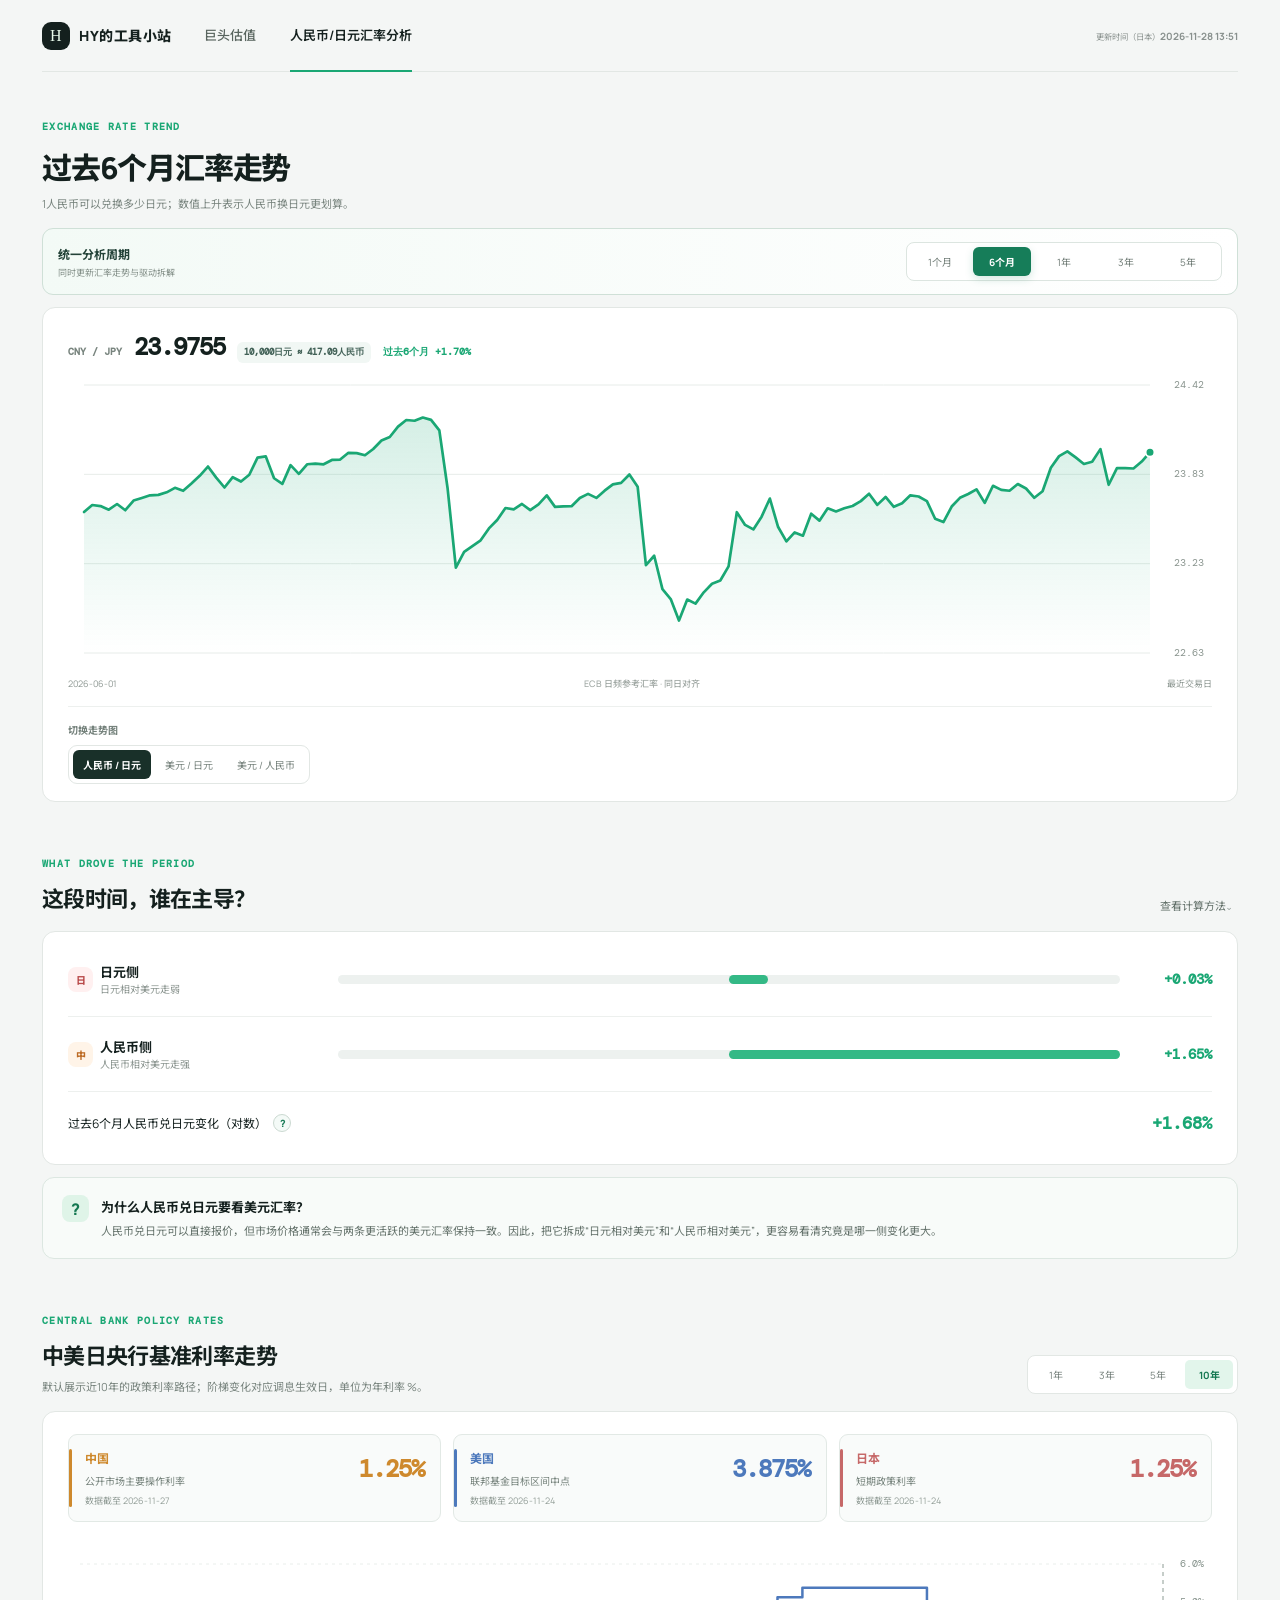
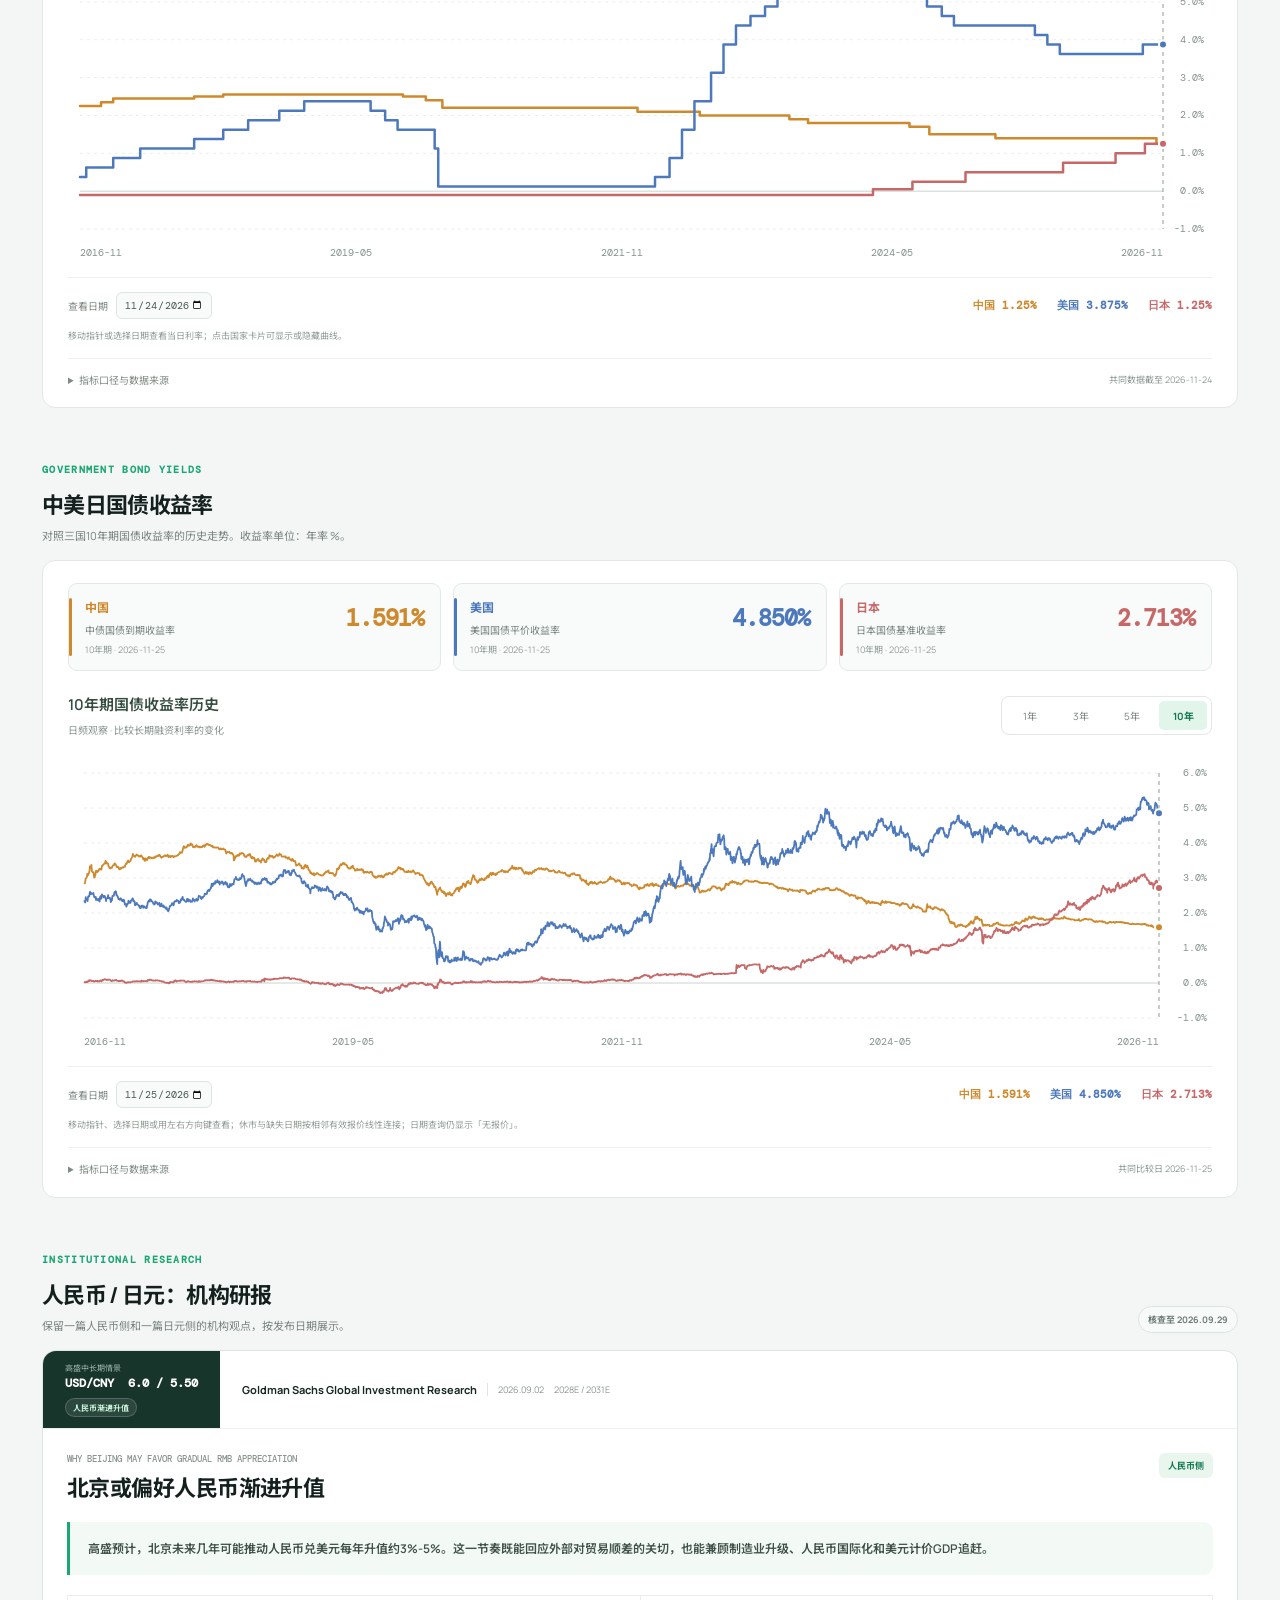
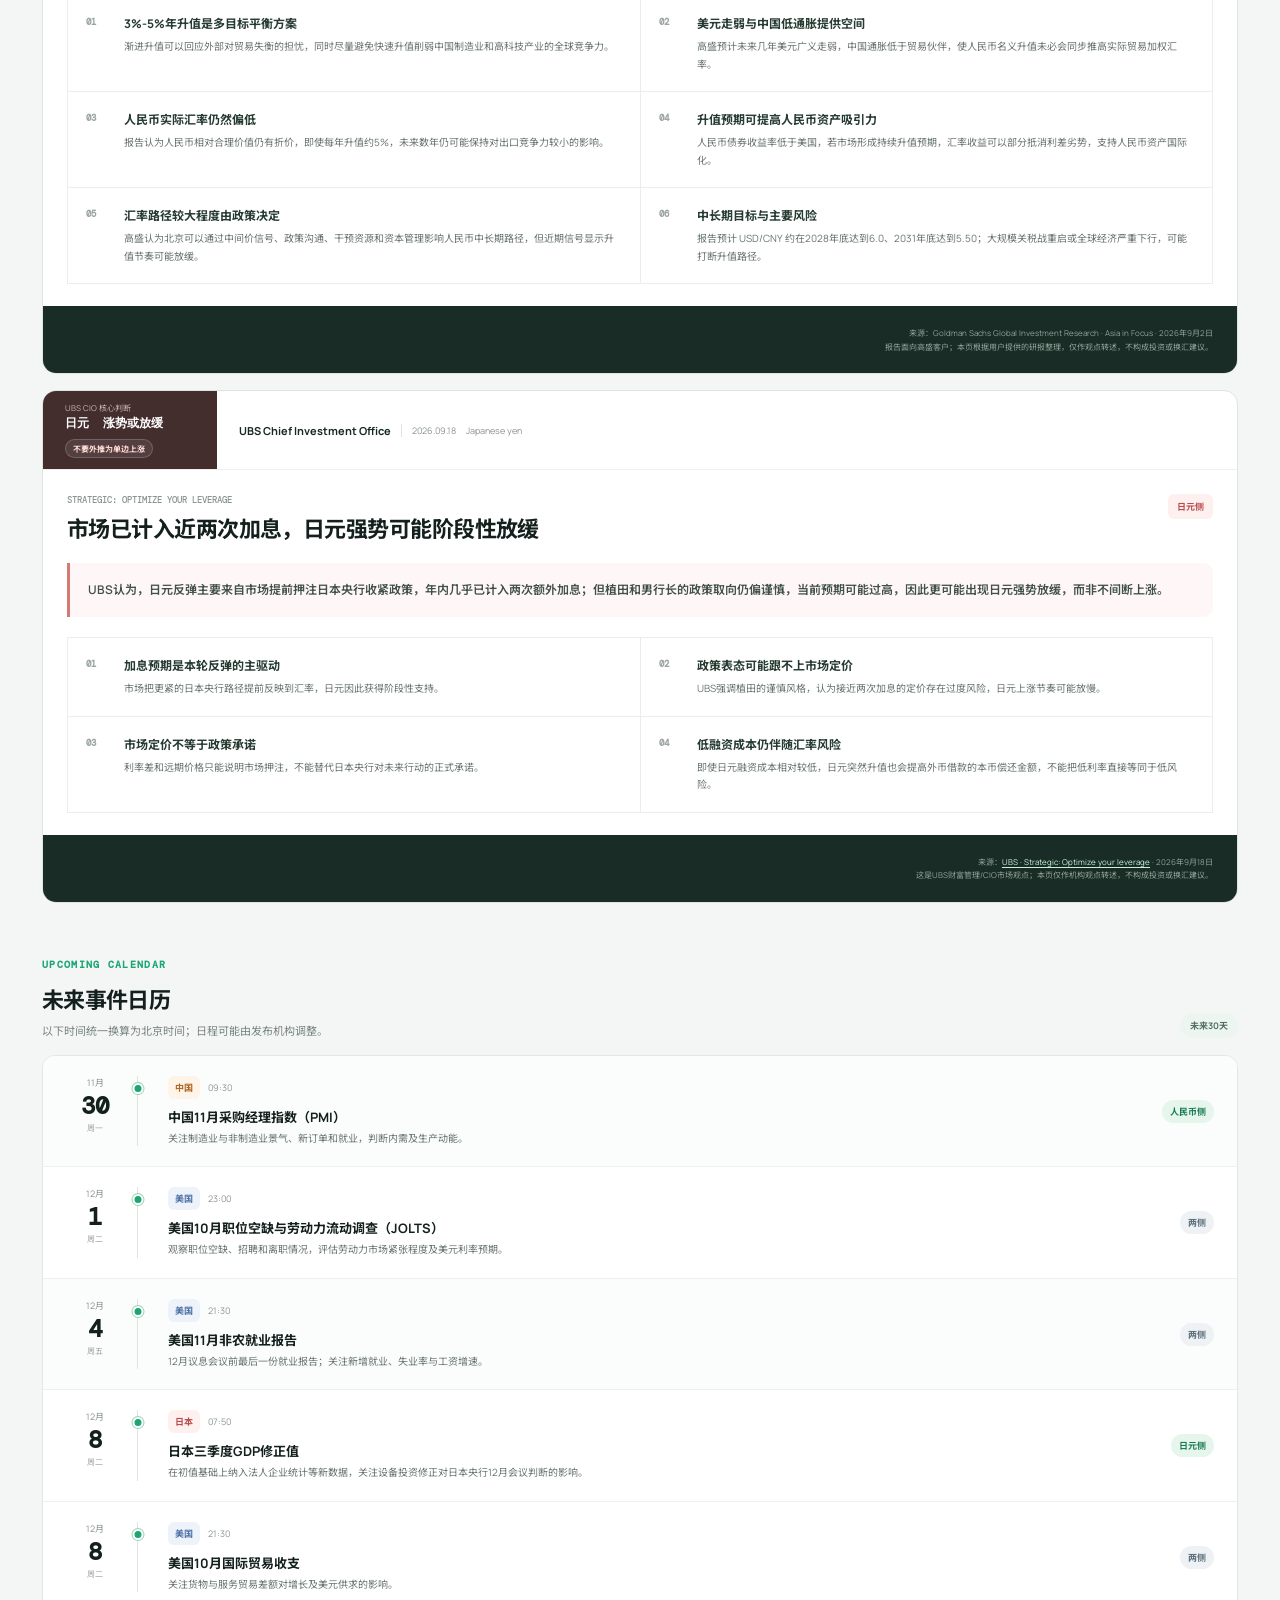
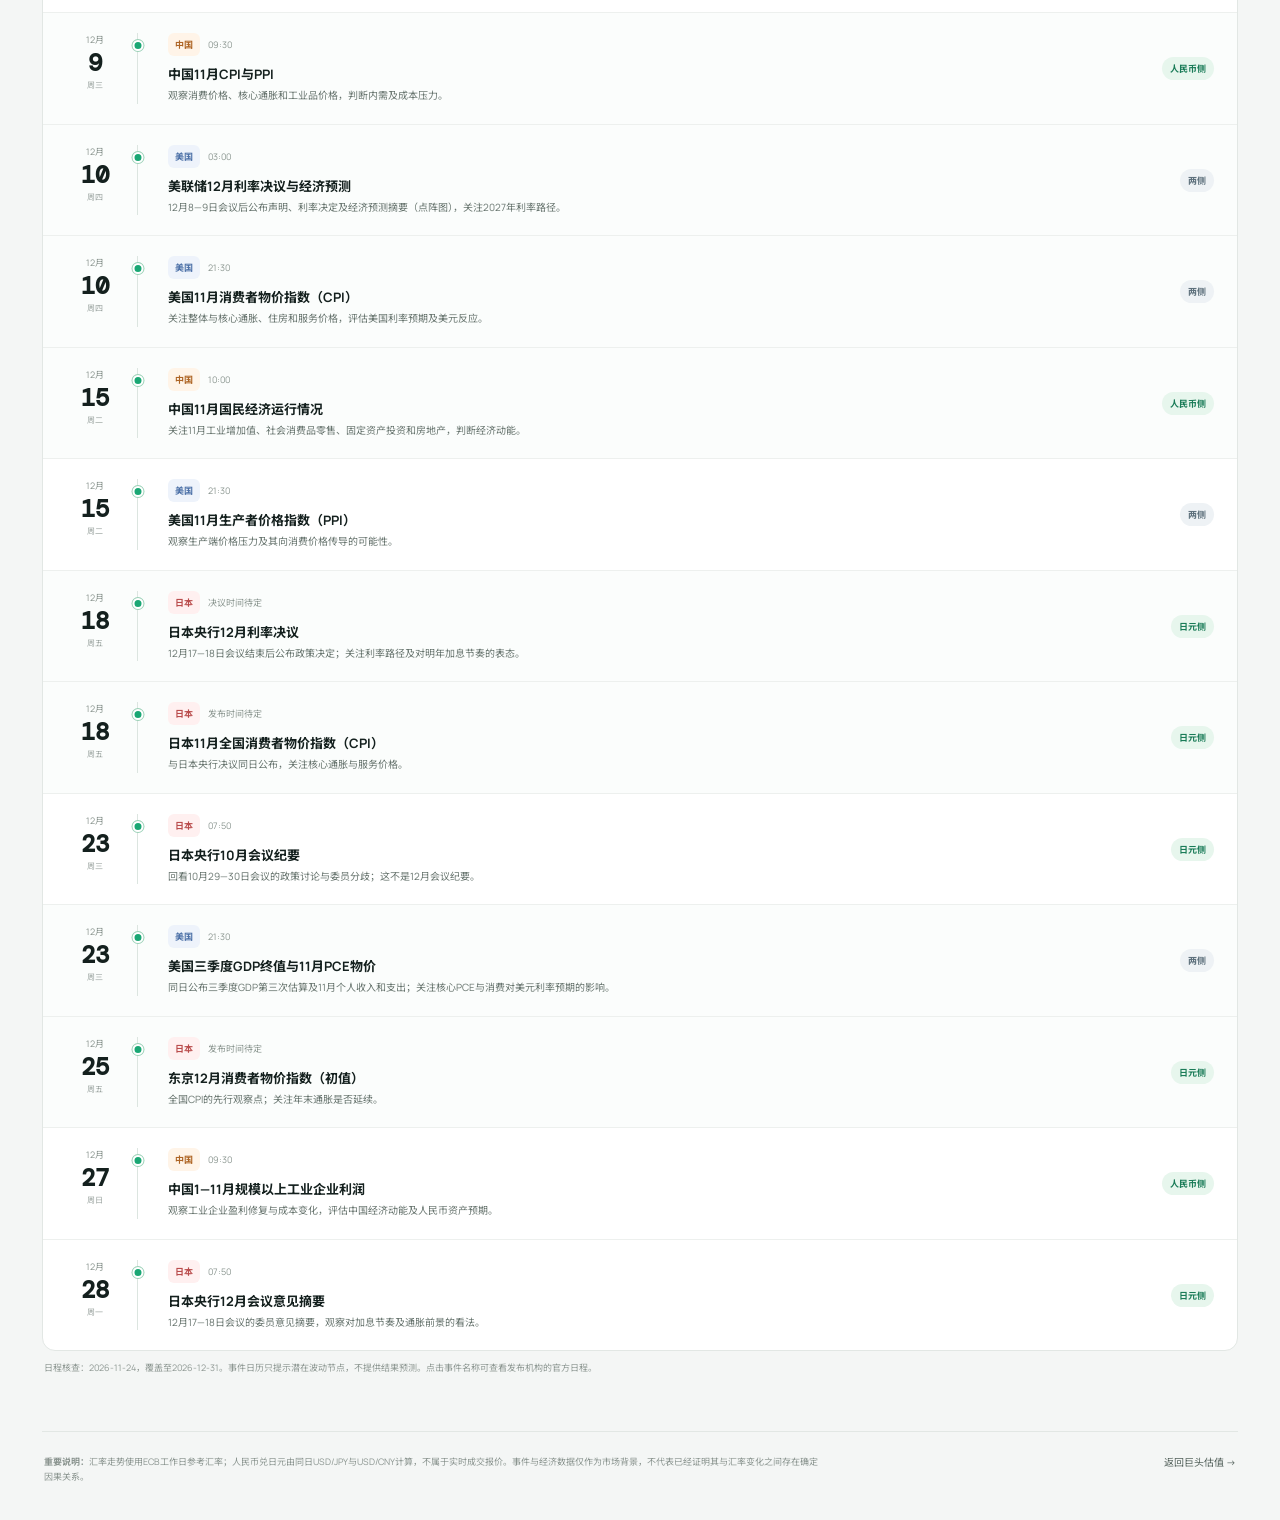
<file: outputs/feature.html>
<!doctype html>
<html lang="zh-CN">
<head>
  <meta charset="UTF-8" />
  <meta name="viewport" content="width=device-width, initial-scale=1.0" />
  <meta name="description" content="人民币兑日元汇率解读与换汇决策辅助工具" />
  <title>HY的工具小站 · 人民币/日元汇率分析</title>
  <link rel="preconnect" href="https://fonts.googleapis.com">
  <link rel="preconnect" href="https://fonts.gstatic.com" crossorigin>
  <link href="https://fonts.googleapis.com/css2?family=DM+Mono:wght@400;500;600&family=Manrope:wght@400;500;600;700;800&family=Noto+Sans+SC:wght@400;500;600;700&display=swap" rel="stylesheet">
  <link rel="stylesheet" href="style.css?v=20260803-19" />
  <link rel="stylesheet" href="yen.css?v=20261008-3" />
</head>
<body>
  <main class="shell yen-shell">
    <header class="topbar" data-site-header data-page="fx"></header>
    <script src="site-nav.js?v=20260803-13"></script>

    <section class="yen-section trend-first" aria-labelledby="trend-title">
      <div class="section-head trend-head">
        <div><p class="eyebrow">EXCHANGE RATE TREND</p><h1 id="trend-title">过去6个月汇率走势</h1><p id="trend-description" class="chart-description">1人民币可以兑换多少日元；数值上升表示人民币换日元更划算。</p></div>
      </div>
      <div class="global-period-selector">
        <div class="global-period-copy"><b>统一分析周期</b><span>同时更新汇率走势与驱动拆解</span></div>
        <div class="period-switch global-periods" role="group" aria-label="选择页面分析周期"><button type="button" data-chart-period="30">1个月</button><button type="button" class="active" data-chart-period="180">6个月</button><button type="button" data-chart-period="365">1年</button><button type="button" data-chart-period="1095">3年</button><button type="button" data-chart-period="1825">5年</button></div>
      </div>
      <div class="trend-card">
        <div class="trend-summary"><span id="trend-pair">CNY / JPY</span><strong id="trend-current">—</strong><span id="trend-conversion" class="trend-conversion">10,000日元 ≈ — 人民币</span><em id="trend-change">等待日频数据</em></div>
        <div class="fx-canvas-wrap"><canvas id="fx-trend-chart" height="310" role="img" aria-label="过去6个月人民币兑日元走势图"></canvas><div id="fx-chart-tooltip" class="fx-chart-tooltip hidden" role="status"></div></div>
        <div class="chart-legend"><span id="chart-period-start">—</span><b id="chart-data-source">官方日频数据</b><span>最近交易日</span></div>
        <div class="trend-controls trend-controls-bottom"><span class="control-label">切换走势图</span><div class="pair-switch" role="group" aria-label="选择汇率走势"><button type="button" class="active" data-chart-pair="cnyjpy">人民币 / 日元</button><button type="button" data-chart-pair="usdjpy">美元 / 日元</button><button type="button" data-chart-pair="usdcny">美元 / 人民币</button></div></div>
      </div>
    </section>

    <section class="yen-section" aria-labelledby="drivers-title">
      <div class="section-head"><div><p class="eyebrow">WHAT DROVE THE PERIOD</p><h2 id="drivers-title">这段时间，谁在主导？</h2></div><button class="text-button" type="button" data-toggle="method">查看计算方法⌄</button></div>
      <div class="driver-card">
        <div class="driver-row"><div><span class="driver-flag jp">日</span><b>日元侧</b><small id="jpy-driver-copy">等待数据</small></div><div class="driver-track"><i id="jpy-driver-bar" class="driver-fill positive-fill" style="width:0"></i></div><strong id="jpy-driver-value">—</strong></div>
        <div class="driver-row"><div><span class="driver-flag cn">中</span><b>人民币侧</b><small id="cny-driver-copy">等待数据</small></div><div class="driver-track negative-track"><i id="cny-driver-bar" class="driver-fill negative-fill" style="width:0"></i></div><strong id="cny-driver-value">—</strong></div>
        <div class="driver-total"><span><span id="driver-total-label">等待真实汇率数据</span><button class="log-help-button" type="button" aria-label="解释对数变化" aria-haspopup="dialog" data-open-log-help>?</button></span><strong id="driver-total-value">—</strong></div>
        <div class="method-box hidden" id="method-box"><b>这是数学拆解，不是新闻归因</b><p>人民币兑日元 = 美元兑日元 ÷ 美元兑人民币。贡献采用对数变化计算，因此日元侧与人民币侧可以相加；四舍五入后可能有极小误差。</p><code>CNY/JPY 变化 ≈ USD/JPY 变化 − USD/CNY 变化</code></div>
      </div>
      <div class="driver-explainer driver-explainer-compact"><div class="explainer-intro"><span class="explainer-mark">?</span><div><b>为什么人民币兑日元要看美元汇率？</b><p>人民币兑日元可以直接报价，但市场价格通常会与两条更活跃的美元汇率保持一致。因此，把它拆成“日元相对美元”和“人民币相对美元”，更容易看清究竟是哪一侧变化更大。</p></div></div></div>
    </section>

    <section class="yen-section policy-section" aria-labelledby="policy-title">
      <div class="section-head policy-heading"><div><p class="eyebrow">CENTRAL BANK POLICY RATES</p><h2 id="policy-title">中美日央行基准利率走势</h2><p class="chart-description">默认展示近10年的政策利率路径；阶梯变化对应调息生效日，单位为年利率 %。</p></div><div class="period-switch policy-periods" role="group" aria-label="选择政策利率时间范围"><button type="button" data-policy-years="1" aria-pressed="false">1年</button><button type="button" data-policy-years="3" aria-pressed="false">3年</button><button type="button" data-policy-years="5" aria-pressed="false">5年</button><button type="button" class="active" data-policy-years="10" aria-pressed="true">10年</button></div></div>
      <div class="policy-card">
        <div class="policy-series-controls" id="policy-series-controls" role="group" aria-label="选择显示的国家"></div>
        <div class="policy-chart-wrap"><svg id="policy-rate-chart" role="img" aria-label="中美日央行政策利率历史阶梯图" tabindex="0"></svg><p id="policy-chart-status" class="policy-chart-status" role="status">正在加载央行政策利率…</p></div>
        <div class="policy-inspector"><label for="policy-inspect-date">查看日期 <input type="date" id="policy-inspect-date" disabled /></label><div id="policy-date-values" class="policy-date-values"></div></div>
        <p class="policy-interaction-hint">移动指针或选择日期查看当日利率；点击国家卡片可显示或隐藏曲线。</p>
        <details class="policy-method"><summary>指标口径与数据来源 <span id="policy-data-date"></span></summary><div id="policy-source-details"></div><p>各国政策工具不同，曲线用于比较政策方向。中国自2024年7月明确7天逆回购利率为主要政策利率，此前展示同一工具的操作利率；2026年11月2日起人民银行主要操作品种切换为隔夜逆回购，此后展示隔夜逆回购操作利率。美国用目标区间中点；日本2024年3月至7月的0—0.1%区间用中点0.05%表示。水平线表示利率维持不变。</p></details>
      </div>
    </section>

    <section class="yen-section bond-section" aria-labelledby="bond-title">
      <div class="section-head"><div><p class="eyebrow">GOVERNMENT BOND YIELDS</p><h2 id="bond-title">中美日国债收益率</h2><p class="chart-description">对照三国10年期国债收益率的历史走势。收益率单位：年率 %。</p></div></div>
      <div class="policy-card bond-card">
        <div class="policy-series-controls" id="bond-series-controls" role="group" aria-label="选择显示的国债市场"></div>
        <div class="bond-chart-heading bond-history-heading"><div><h3>10年期国债收益率历史</h3><p>日频观察 · 比较长期融资利率的变化</p></div><div class="period-switch policy-periods" role="group" aria-label="选择国债历史时间范围"><button type="button" data-bond-years="1" aria-pressed="false" disabled>1年</button><button type="button" data-bond-years="3" aria-pressed="false" disabled>3年</button><button type="button" data-bond-years="5" aria-pressed="false" disabled>5年</button><button type="button" class="active" data-bond-years="10" aria-pressed="true" disabled>10年</button></div></div>
        <div class="policy-chart-wrap"><svg id="bond-history-chart" role="img" aria-label="中美日10年期国债收益率历史" tabindex="0"></svg><p id="bond-history-status" class="policy-chart-status" role="status">正在加载10年期历史收益率…</p></div>
        <div class="policy-inspector"><label for="bond-history-date">查看日期 <input type="date" id="bond-history-date" disabled /></label><div id="bond-history-values" class="policy-date-values"></div></div>
        <p class="policy-interaction-hint">移动指针、选择日期或用左右方向键查看；休市与缺失日期按相邻有效报价线性连接；日期查询仍显示「无报价」。</p>
        <details class="policy-method"><summary>指标口径与数据来源 <span id="bond-data-date"></span></summary><div id="bond-source-details"></div><p>三国均为本币名义国债收益率，但曲线估算方法不同，不代表完全相同的债券组合。历史图显示各源真实日期的10年期观察值，截止于最近共同交易日。休市与缺失期间按相邻有效报价线性连接，仅用于展示走势，不生成实际报价，也不向两端外推。数据自2016年起，随每日数据任务更新。</p></details>
      </div>
    </section>

    <section class="yen-section" aria-labelledby="research-title">
      <div class="section-head research-section-head"><div><p class="eyebrow">INSTITUTIONAL RESEARCH</p><h2 id="research-title">人民币 / 日元：机构研报</h2><p class="chart-description">保留一篇人民币侧和一篇日元侧的机构观点，按发布日期展示。</p></div><span class="research-maintained">核查至 2026.09.29</span></div>
      <article class="research-card">
        <div class="research-topline"><div class="research-target"><small>高盛中长期情景</small><strong>USD/CNY&nbsp; 6.0 / 5.50</strong><em>人民币渐进升值</em></div><div class="research-meta"><span class="research-bank">Goldman Sachs Global Investment Research</span><time datetime="2026-09-02">2026.09.02</time><span>2028E / 2031E</span></div></div>
        <div class="research-heading"><div><p>Why Beijing may favor gradual RMB appreciation</p><h3>北京或偏好人民币渐进升值</h3></div><span class="research-focus">人民币侧</span></div>
        <p class="research-lead">高盛预计，北京未来几年可能推动人民币兑美元每年升值约3%-5%。这一节奏既能回应外部对贸易顺差的关切，也能兼顾制造业升级、人民币国际化和美元计价GDP追赶。</p>
        <div class="research-points">
          <section><span>01</span><div><b>3%-5%年升值是多目标平衡方案</b><p>渐进升值可以回应外部对贸易失衡的担忧，同时尽量避免快速升值削弱中国制造业和高科技产业的全球竞争力。</p></div></section>
          <section><span>02</span><div><b>美元走弱与中国低通胀提供空间</b><p>高盛预计未来几年美元广义走弱，中国通胀低于贸易伙伴，使人民币名义升值未必会同步推高实际贸易加权汇率。</p></div></section>
          <section><span>03</span><div><b>人民币实际汇率仍然偏低</b><p>报告认为人民币相对合理价值仍有折价，即使每年升值约5%，未来数年仍可能保持对出口竞争力较小的影响。</p></div></section>
          <section><span>04</span><div><b>升值预期可提高人民币资产吸引力</b><p>人民币债券收益率低于美国，若市场形成持续升值预期，汇率收益可以部分抵消利差劣势，支持人民币资产国际化。</p></div></section>
          <section><span>05</span><div><b>汇率路径较大程度由政策决定</b><p>高盛认为北京可以通过中间价信号、政策沟通、干预资源和资本管理影响人民币中长期路径，但近期信号显示升值节奏可能放缓。</p></div></section>
          <section><span>06</span><div><b>中长期目标与主要风险</b><p>报告预计 USD/CNY 约在2028年底达到6.0、2031年底达到5.50；大规模关税战重启或全球经济严重下行，可能打断升值路径。</p></div></section>
        </div>
        <div class="research-bottom research-source"><span>来源：Goldman Sachs Global Investment Research · Asia in Focus · 2026年9月2日<br>报告面向高盛客户；本页根据用户提供的研报整理，仅作观点转述，不构成投资或换汇建议。</span></div>
      </article>
      <article class="research-card research-card-jpy">
        <div class="research-topline"><div class="research-target"><small>UBS CIO 核心判断</small><strong>日元&nbsp; 涨势或放缓</strong><em>不要外推为单边上涨</em></div><div class="research-meta"><span class="research-bank">UBS Chief Investment Office</span><time datetime="2026-09-18">2026.09.18</time><span>Japanese yen</span></div></div>
        <div class="research-heading"><div><p>Strategic: Optimize your leverage</p><h3>市场已计入近两次加息，日元强势可能阶段性放缓</h3></div><span class="research-focus">日元侧</span></div>
        <p class="research-lead">UBS认为，日元反弹主要来自市场提前押注日本央行收紧政策，年内几乎已计入两次额外加息；但植田和男行长的政策取向仍偏谨慎，当前预期可能过高，因此更可能出现日元强势放缓，而非不间断上涨。</p>
        <div class="research-points">
          <section><span>01</span><div><b>加息预期是本轮反弹的主驱动</b><p>市场把更紧的日本央行路径提前反映到汇率，日元因此获得阶段性支持。</p></div></section>
          <section><span>02</span><div><b>政策表态可能跟不上市场定价</b><p>UBS强调植田的谨慎风格，认为接近两次加息的定价存在过度风险，日元上涨节奏可能放慢。</p></div></section>
          <section><span>03</span><div><b>市场定价不等于政策承诺</b><p>利率差和远期价格只能说明市场押注，不能替代日本央行对未来行动的正式承诺。</p></div></section>
          <section><span>04</span><div><b>低融资成本仍伴随汇率风险</b><p>即使日元融资成本相对较低，日元突然升值也会提高外币借款的本币偿还金额，不能把低利率直接等同于低风险。</p></div></section>
        </div>
        <div class="research-bottom research-source"><span>来源：<a href="https://www.ubs.com/us/en/wealth-management/insights/market-news/article.3769779.html" target="_blank" rel="noopener">UBS · Strategic: Optimize your leverage</a> · 2026年9月18日<br>这是UBS财富管理/CIO市场观点；本页仅作机构观点转述，不构成投资或换汇建议。</span></div>
      </article>
    </section>

    <section class="yen-section" aria-labelledby="calendar-title">
      <div class="section-head"><div><p class="eyebrow">UPCOMING CALENDAR</p><h2 id="calendar-title">未来事件日历</h2><p class="chart-description">以下时间统一换算为北京时间；日程可能由发布机构调整。</p></div><span class="calendar-window">未来30天</span></div>
      <div class="future-calendar" id="future-calendar" aria-live="polite"><p class="calendar-loading">正在加载已审核的官方日程…</p></div>
      <p class="calendar-note" id="calendar-note">事件日历只提示潜在波动节点，不提供结果预测。点击事件名称可查看发布机构的官方日程。</p>
    </section>

    <footer class="yen-footer"><p><b>重要说明：</b>汇率走势使用ECB工作日参考汇率；人民币兑日元由同日USD/JPY与USD/CNY计算，不属于实时成交报价。事件与经济数据仅作为市场背景，不代表已经证明其与汇率变化之间存在确定因果关系。</p><a href="index.html">返回巨头估值 →</a></footer>
  </main>
  <div class="log-modal hidden" id="log-help-modal" role="dialog" aria-modal="true" aria-labelledby="log-help-title">
    <div class="log-modal-panel">
      <button class="log-modal-close" type="button" aria-label="关闭对数说明" data-close-log-help>×</button>
      <p class="eyebrow">CALCULATION NOTE</p>
      <h2 id="log-help-title">“对数变化”是什么意思？</h2>
      <p class="log-modal-lead">它把一段汇率涨跌转换为可以直接相加的口径，用来拆分日元侧和人民币侧各自贡献了多少。</p>
      <div class="log-formula">
        <code>对数变化 = ln（期末汇率 ÷ 期初汇率）× 100%</code>
        <code>CNY/JPY 对数变化 = USD/JPY 对数变化 − USD/CNY 对数变化</code>
      </div>
      <section><b>为什么不直接使用普通涨幅？</b><p>普通百分比需要连乘，不能把两侧直接相加；对数变化具有可加性，因此“日元侧贡献 + 人民币侧贡献”能够得到总变化。</p></section>
      <section><b>为什么它和走势图涨幅不完全一样？</b><p>走势图显示普通涨幅，归因模块显示对数变化。二者描述的是同一段行情，只是计算与表达口径不同。</p></section>
      <div class="log-example"><span>当前所选周期</span><b id="log-example-values">等待汇率数据</b><small id="log-example-formula">普通涨幅 = e<sup>对数变化</sup> − 1</small></div>
    </div>
  </div>
  <script src="yen.js?v=20260929-2"></script>
  <script src="policy-rates.js?v=20261008-2"></script>
  <script src="bond-yields.js?v=20261008-3"></script>
</body>
</html>
</file>
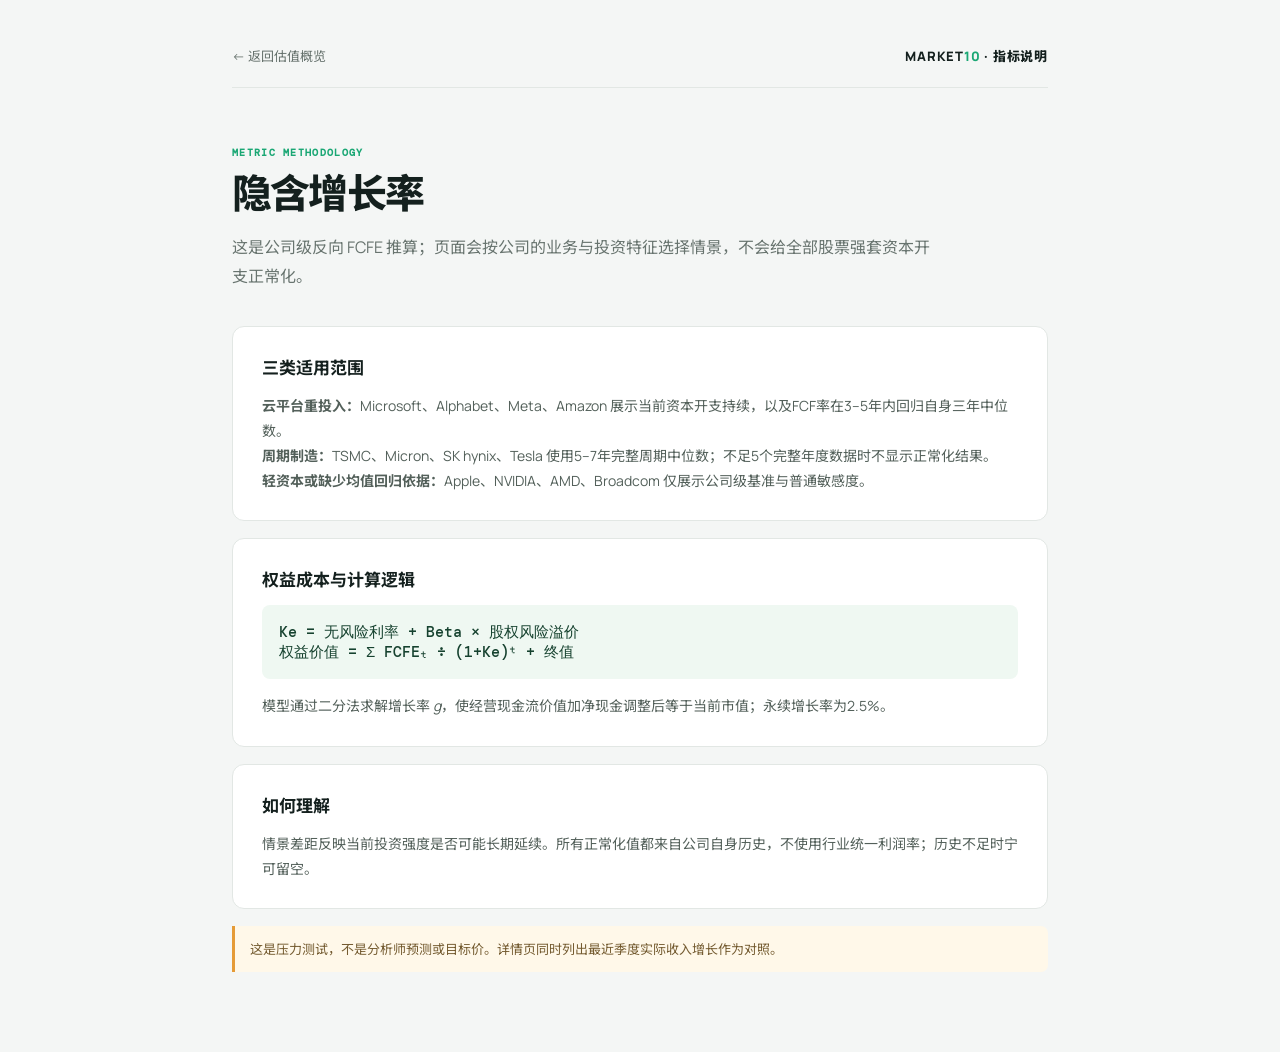
<file: outputs/methodology.html>
<!doctype html>
<html lang="zh-CN">
<head>
  <meta charset="UTF-8" />
  <meta name="viewport" content="width=device-width, initial-scale=1.0" />
  <title>指标说明 · MARKET10</title>
  <link rel="preconnect" href="https://fonts.googleapis.com">
  <link rel="preconnect" href="https://fonts.gstatic.com" crossorigin>
  <link href="https://fonts.googleapis.com/css2?family=DM+Mono:wght@400;500&family=Manrope:wght@400;500;600;700;800&family=Noto+Sans+SC:wght@400;500;600;700&display=swap" rel="stylesheet">
  <link rel="stylesheet" href="style.css" />
  <style>
    .method{max-width:900px;margin:0 auto;padding:46px 42px 80px}.method-top{display:flex;align-items:center;justify-content:space-between;border-bottom:1px solid var(--line);padding-bottom:22px}.back-link{font-size:13px;color:#64706b;text-decoration:none}.method-brand{font-size:13px;font-weight:800;letter-spacing:.06em}.method-brand span{color:var(--green)}.method-main{padding-top:58px}.method h1{font-size:40px;line-height:1.15;max-width:680px}.method .lead{color:#68746f;font-size:16px;line-height:1.8;max-width:700px;margin:17px 0 35px}.method-card{background:#fff;border:1px solid var(--line);border-radius:12px;padding:27px 29px;margin:17px 0}.method-card h2{font-size:17px;margin:0 0 14px}.method-card p,.method-card li{font-size:14px;color:#53605a;line-height:1.8}.method-card p:last-child{margin-bottom:0}.formula{font:500 15px "DM Mono",monospace;color:#16422f;background:#eff8f2;border-radius:8px;padding:17px;overflow:auto;white-space:nowrap}.assumptions{display:grid;grid-template-columns:repeat(3,1fr);gap:10px}.assumption{border:1px solid var(--line);border-radius:8px;padding:14px}.assumption b{display:block;font:700 18px "DM Mono";color:var(--green);margin-top:6px}.assumption span{font-size:11px;color:#7b8681}.definition-list{display:grid;gap:10px}.definition{border-bottom:1px solid #edf0ee;padding:0 0 15px}.definition:last-child{border:0;padding:0}.definition strong{font-size:14px}.definition p{margin:5px 0 0}.warning{border-left:3px solid #e59b37;background:#fff8e9;padding:12px 15px;font-size:13px;color:#745b30;line-height:1.7;border-radius:0 7px 7px 0}@media(max-width:600px){.method{padding:26px 18px 48px}.method-main{padding-top:36px}.method h1{font-size:29px}.method .lead{font-size:14px}.method-card{padding:20px 17px}.assumptions{grid-template-columns:1fr}.method-top{padding-bottom:17px}}
  </style>
</head>
<body>
  <main class="method">
    <header class="method-top"><a class="back-link" href="index.html">← 返回估值概览</a><div class="method-brand">MARKET<span>10</span> · 指标说明</div></header>
    <article class="method-main" id="content"></article>
  </main>
  <script>
    const metrics={
      company:{title:'公司与股票代码',lead:'公司名称对应其主要交易证券；代码用于从数据源匹配公开市场数据。',body:'<div class="method-card"><h2>如何使用</h2><p>点击任意公司行可进入详情页，查看该公司的真实估值快照历史。不同上市地、ADR 和普通股可能存在不同代码与货币口径。</p></div>'},
      'market-cap':{title:'市值（Market Capitalization）',lead:'市值代表市场给予一家上市公司全部普通股权益的价格。',body:'<div class="method-card"><h2>计算方式</h2><div class="formula">市值 = 最新股价 × 流通在外普通股股数</div><p>市值不是公司全部价值：它不包含净债务。不同数据源在股份口径、盘后价格和更新时间上可能有轻微差异。</p></div>'},
      pe:{title:'PE（TTM）',lead:'市盈率衡量投资者为过去十二个月的每一单位盈利支付了多少倍价格。',body:'<div class="method-card"><h2>计算方式</h2><div class="formula">PE (TTM) = 市值 ÷ 过去十二个月归母净利润</div><p>TTM 指最近四个已披露季度。亏损公司通常没有有意义的 PE，因此显示为“—”。</p></div>'},
      'forward-pe':{title:'预期 PE（Forward PE）',lead:'预期市盈率使用市场对未来十二个月盈利的估计，而不是已经实现的盈利。',body:'<div class="method-card"><h2>计算方式</h2><div class="formula">Forward PE = 当前市值 ÷ 未来十二个月预期净利润</div><p>它通常低于或高于 TTM PE，取决于市场预期的盈利增长或下滑。预期值会随着分析师预测更新而变化，免费数据源可能存在延迟或缺失。</p></div>'},
      peg:{title:'PEG',lead:'PEG 用市盈率除以盈利增长率，试图将估值与增长速度放在同一框架中比较。',body:'<div class="method-card"><h2>计算方式</h2><div class="formula">PEG = PE ÷ 预期盈利增长率（%）</div><p>PEG 低于 1 常被解读为“相对增长较便宜”，但不能单独作为投资判断：增长预测、会计利润质量和周期波动都会显著影响结果。</p></div>'},
      ps:{title:'市销率（P/S）',lead:'市销率衡量市场为每一单位收入支付多少倍价格，尤其适用于利润尚在扩张的公司。',body:'<div class="method-card"><h2>计算方式</h2><div class="formula">P/S = 市值 ÷ 过去十二个月营业收入</div><p>收入不等于利润。高毛利、高自由现金流率的业务通常能够承受更高的 P/S，因此跨行业比较要谨慎。</p></div>'},
      price:{title:'最新股价',lead:'最近一个日终或最近可用交易时段的单股价格。',body:'<div class="method-card"><h2>数据口径</h2><p>来自 Alpha Vantage 的 Global Quote 接口。免费方案以日终数据为主，非盘中实时行情；休市日会保留最近一个交易日的收盘数据。</p></div>'},
      change:{title:'当日涨跌幅',lead:'最新价格相对前一个交易日收盘价的百分比变动。',body:'<div class="method-card"><h2>计算方式</h2><div class="formula">当日涨跌幅 = （最新价格 ÷ 前收盘价 − 1）× 100%</div><p>绿色表示上涨，红色表示下跌。免费数据通常在日终更新，盘中不保证实时。</p></div>'},
      'ev-ebitda':{title:'EV/EBITDA',lead:'企业价值倍数将公司的整体资本结构与税息折旧摊销前利润相比较，适合跨不同负债水平的公司比较。',body:'<div class="method-card"><h2>计算方式</h2><div class="formula">EV/EBITDA = 企业价值 ÷ EBITDA</div><p>企业价值（EV）通常等于市值加净债务等资本结构项目。它不增加当前 Alpha Vantage 的日更请求数，因此取代了暂缺的市现率。</p></div>'},
      'revenue-growth':{title:'收入同比（最近）',lead:'这是最近披露季度的营业收入相对去年同期的增长率，不是未来预测。',body:'<div class="method-card"><h2>计算方式</h2><div class="formula">收入同比 = （本季收入 ÷ 去年同期收入 − 1）× 100%</div><p>季节性较强的公司应优先看同比，而不是环比。它反映已实现增长；分析师未来收入预期需要单独的数据源。</p></div>'},
      'implied-growth':{title:'隐含增长率',lead:'这是公司级反向 FCFE 推算；页面会按公司的业务与投资特征选择情景，不会给全部股票强套资本开支正常化。',body:'<div class="method-card"><h2>三类适用范围</h2><p><b>云平台重投入：</b>Microsoft、Alphabet、Meta、Amazon 展示当前资本开支持续，以及FCF率在3–5年内回归自身三年中位数。<br><b>周期制造：</b>TSMC、Micron、SK hynix、Tesla 使用5–7年完整周期中位数；不足5个完整年度数据时不显示正常化结果。<br><b>轻资本或缺少均值回归依据：</b>Apple、NVIDIA、AMD、Broadcom 仅展示公司级基准与普通敏感度。</p></div><div class="method-card"><h2>权益成本与计算逻辑</h2><div class="formula">Ke = 无风险利率 + Beta × 股权风险溢价<br>权益价值 = Σ FCFEₜ ÷ (1+Ke)ᵗ + 终值</div><p>模型通过二分法求解增长率 <em>g</em>，使经营现金流价值加净现金调整后等于当前市值；永续增长率为2.5%。</p></div><div class="method-card"><h2>如何理解</h2><p>情景差距反映当前投资强度是否可能长期延续。所有正常化值都来自公司自身历史，不使用行业统一利润率；历史不足时宁可留空。</p></div><div class="warning">这是压力测试，不是分析师预测或目标价。详情页同时列出最近季度实际收入增长作为对照。</div>'}
    };
    const key=new URLSearchParams(location.search).get('metric')||'implied-growth';const item=metrics[key]||metrics['implied-growth'];document.title=`${item.title} · MARKET10`;document.querySelector('#content').innerHTML=`<p class="eyebrow">METRIC METHODOLOGY</p><h1>${item.title}</h1><p class="lead">${item.lead}</p>${item.body}`;
  </script>
</body>
</html>
</file>
<file: outputs/style.css>
:root {
  --bg: #f4f6f5;
  --ink: #14201e;
  --muted: #78827e;
  --line: #e2e7e4;
  --green: #1aa774;
  --orange: #ee8b2d;
  --blue: #2d9ce2;
  --violet: #b547c3;
  --teal: #1ba6a0
}

* {
  box-sizing: border-box
}

body {
  margin: 0;
  background: var(--bg);
  font-family: Manrope, "Noto Sans SC", Arial, sans-serif;
  color: var(--ink)
}

.shell {
  max-width: 1440px;
  margin: auto;
  padding: 0 42px 46px
}

.topbar {
  height: 82px;
  display: flex;
  align-items: center;
  border-bottom: 1px solid var(--line);
  gap: 42px
}

.brand {
  font-weight: 800;
  letter-spacing: .04em;
  display: flex;
  align-items: center;
  gap: 9px
}

.brand span span {
  color: var(--green)
}

.brand-mark {
  width: 27px;
  height: 27px;
  border-radius: 9px;
  background: var(--ink);
  color: #e8f9e9;
  display: grid;
  place-items: center;
  font: 500 17px Georgia
}

nav {
  display: flex;
  gap: 27px;
  flex: 1
}

button {
  font: inherit;
  cursor: pointer;
  border: 0;
  background: none;
  color: inherit
}

nav button {
  font-size: 13px;
  color: #7c8582;
  padding: 31px 0 27px
}

nav .nav-active {
  color: var(--ink);
  border-bottom: 2px solid var(--green);
  font-weight: 700
}

.header-right {
  font-size: 11px;
  color: #89918e;
  display: flex;
  align-items: center;
  gap: 8px
}

.updated {
  margin-left: 14px
}

.live-dot {
  width: 6px;
  height: 6px;
  border-radius: 50%;
  background: var(--green);
  box-shadow: 0 0 0 4px #d8f1e6
}

.overview {
  padding-top: 57px
}

.page-title {
  display: flex;
  align-items: end;
  justify-content: space-between
}

.eyebrow {
  font: 600 10px "DM Mono", monospace;
  letter-spacing: .13em;
  color: var(--green);
  margin: 0 0 11px;
  text-transform: uppercase
}

h1 {
  font-size: 35px;
  letter-spacing: -1.8px;
  margin: 0;
  font-weight: 800
}

.subtitle {
  color: var(--muted);
  font-size: 14px;
  margin: 10px 0 0
}

.market-summary {
  text-align: right;
  display: grid;
  grid-template-columns: auto auto;
  gap: 4px 14px;
  align-items: baseline;
  font-size: 11px;
  color: #7c8582
}

.market-summary strong {
  font: 700 25px Manrope;
  color: var(--ink);
  letter-spacing: -1px
}

.market-summary em {
  color: var(--green);
  font-style: normal;
  grid-column: 2;
  font-weight: 700
}

.filters {
  margin: 42px 0 17px;
  display: flex;
  justify-content: space-between
}

.filter-group {
  display: flex;
  gap: 8px
}

.pill {
  padding: 8px 14px;
  border: 1px solid var(--line);
  border-radius: 100px;
  font-size: 12px;
  color: #6f7b76
}

.pill.selected {
  color: #fff;
  background: var(--ink);
  border-color: var(--ink)
}

.sort {
  font-size: 12px;
  border: 1px solid var(--line);
  padding: 8px 12px;
  border-radius: 6px;
  color: #58635f
}

.sort span {
  margin-left: 6px;
  color: var(--green)
}

.table-card {
  background: #fff;
  border: 1px solid var(--line);
  border-radius: 10px;
  overflow: hidden
}

.table-head,
.stock-row {
  display: grid;
  grid-template-columns: 2.1fr 1fr .94fr .94fr .7fr .86fr .86fr 1.2fr 35px;
  align-items: center;
  padding: 0 24px;
  column-gap: 14px
}

.table-head {
  height: 48px;
  background: #fafbfa;
  border-bottom: 1px solid var(--line);
  font-size: 10px;
  letter-spacing: .08em;
  font-weight: 700;
  color: #84908a
}

.stock-row {
  height: 72px;
  border-bottom: 1px solid #edf0ee;
  cursor: pointer;
  transition: .15s
}

.stock-row:last-child {
  border: 0
}

.stock-row:hover {
  background: #f5fbf8
}

.company {
  display: flex;
  align-items: center;
  gap: 12px;
  min-width: 0
}

.logo {
  width: 34px;
  height: 34px;
  border-radius: 10px;
  display: grid;
  place-items: center;
  font-weight: 800;
  font-size: 15px;
  flex: none
}

.company-name {
  font-size: 13px;
  font-weight: 700
}

.ticker {
  font: 10px "DM Mono";
  color: #929a97;
  margin-top: 3px
}

.cell {
  font: 500 13px "DM Mono", monospace;
  color: #34403b
}

.cell.positive {
  color: var(--green);
  font-weight: 700
}

.cell.warning {
  color: #d75348;
  font-weight: 700
}

.grow {
  font-size: 12px;
  font-weight: 700;
  color: #1b986b
}

.row-arrow {
  color: #a2aba7;
  font-size: 20px
}

.disclaimer {
  font-size: 10px;
  color: #97a09d;
  margin: 14px 3px
}

.hidden {
  display: none
}

.detail {
  padding-top: 38px
}

.back {
  font-size: 13px;
  color: #65716c;
  margin-bottom: 30px
}

.detail-head {
  display: flex;
  justify-content: space-between;
  align-items: center
}

.detail-company {
  display: flex;
  gap: 17px;
  align-items: center
}

.logo.lg {
  width: 66px;
  height: 66px;
  border-radius: 20px;
  font-size: 30px
}

.detail-company h2 {
  font-size: 29px;
  letter-spacing: -1.1px;
  margin: 0
}

.detail-price {
  margin: 5px 0 0;
  font: 500 13px "DM Mono";
  color: #6f7975
}

.growth-panel {
  text-align: right;
  display: flex;
  flex-direction: column
}

.growth-panel span {
  font-size: 11px;
  color: #7e8984
}

.growth-panel strong {
  font-size: 30px;
  color: var(--green);
  letter-spacing: -1.5px
}

.growth-panel em {
  font: 11px "DM Mono";
  font-style: normal;
  color: #909895
}

.growth-panels {
  position: relative;
  flex-wrap: nowrap;
  padding-bottom: 17px
}

.growth-period-shared {
  position: absolute;
  right: 0;
  bottom: 0;
  left: 0;
  text-align: center;
  font: 11px "DM Mono";
  font-style: normal;
  color: #909895
}

@media (max-width:680px) {
  .growth-period-shared {
    font-size: 8px;
    white-space: nowrap
  }
}

.periods {
  display: flex;
  gap: 4px;
  margin: 36px 0 15px
}

.periods button {
  font-size: 12px;
  padding: 8px 16px;
  color: #6d7773;
  border-radius: 5px
}

.periods .active {
  background: #dff3e9;
  color: #147851;
  font-weight: 700
}

.chart-card {
  background: #fff;
  border: 1px solid var(--line);
  border-radius: 10px;
  padding: 27px 29px 20px
}

.chart-top {
  display: flex;
  justify-content: space-between;
  align-items: start
}

.chart-top h3 {
  font-size: 20px;
  margin: 0;
  letter-spacing: -.7px
}

.legend {
  display: flex;
  gap: 19px;
  color: #6d7773;
  font: 11px "DM Mono";
  padding-top: 6px
}

.legend i {
  display: inline-block;
  width: 8px;
  height: 8px;
  border-radius: 50%;
  margin-right: 6px
}

.orange {
  background: var(--orange)
}

.teal {
  background: var(--teal)
}

.blue {
  background: var(--blue)
}

.violet {
  background: var(--violet)
}

.stats {
  display: flex;
  gap: 12px;
  margin: 27px 0 13px
}

.stat {
  border: 1px solid var(--line);
  border-radius: 7px;
  width: 176px;
  padding: 11px 12px
}

.stat-label {
  font-size: 10px;
  color: #7b8581;
  display: flex;
  align-items: center;
  gap: 5px
}

.stat-label i {
  width: 7px;
  height: 7px;
  border-radius: 50%
}

.stat-value {
  font: 700 19px "DM Mono";
  margin-top: 8px
}

.stat-sub {
  font: 10px "DM Mono";
  color: #9ca5a1
}

.chart-wrap {
  width: 100%;
  overflow: auto
}

svg {
  width: 100%;
  min-width: 700px;
  height: auto
}

.grid {
  stroke: #e7ebe9;
  stroke-width: 1
}

.axis {
  fill: #8d9692;
  font: 11px "DM Mono"
}

.line {
  fill: none;
  stroke-width: 3;
  stroke-linejoin: round;
  stroke-linecap: round
}

.insight {
  margin-top: 18px;
  border-left: 3px solid var(--green);
  padding: 9px 17px;
  background: #edf8f2;
  border-radius: 0 7px 7px 0
}

.insight .eyebrow {
  margin-bottom: 5px
}

.insight p:last-child {
  font-size: 13px;
  margin: 0;
  color: #53605a;
  line-height: 1.7
}

@media(max-width:950px) {
  .shell {
    padding: 0 18px
  }

  .header-right,
  .table-head span:nth-child(n+6),
  .stock-row .cell:nth-of-type(n+5) {
    display: none
  }

  .table-head,
  .stock-row {
    grid-template-columns: 2fr 1fr 1fr 1fr 1fr 30px
  }

  .topbar {
    gap: 15px
  }

  nav {
    gap: 14px
  }

  .page-title {
    align-items: start
  }

  .market-summary {
    display: none
  }
}

@media(max-width:600px) {
  nav {
    display: none
  }

  .topbar {
    justify-content: space-between
  }

  .overview {
    padding-top: 35px
  }

  h1 {
    font-size: 27px
  }

  .filters {
    margin-top: 28px
  }

  .filter-group {
    overflow: auto
  }

  .pill {
    white-space: nowrap
  }

  .table-head,
  .stock-row {
    padding: 0 12px;
    column-gap: 7px;
    grid-template-columns: 1.7fr .9fr .8fr .8fr 24px
  }

  .table-head span:nth-child(5),
  .stock-row .cell:nth-of-type(4) {
    display: none
  }

  .company-name {
    font-size: 11px
  }

  .logo {
    width: 30px;
    height: 30px
  }

  .detail-head {
    align-items: start
  }

  .detail-company h2 {
    font-size: 23px
  }

  .growth-panel strong {
    font-size: 23px
  }

  .chart-card {
    padding: 20px 14px
  }

  .legend {
    display: none
  }

  .stats {
    overflow: auto
  }

  .stat {
    flex: none
  }

  .detail {
    padding-top: 26px
  }
}

/* Implied-growth column override */
.table-head,
.stock-row {
  grid-template-columns: 2.1fr 1fr .94fr .94fr .7fr .86fr .86fr 1.1fr 1.2fr 35px
}

.help {
  display: inline-grid;
  place-items: center;
  width: 13px;
  height: 13px;
  border: 1px solid #b6bfbb;
  border-radius: 50%;
  font-size: 8px;
  color: #8c9691;
  text-decoration: none;
  vertical-align: 1px;
  margin-left: 2px
}

.help:hover {
  color: #147851;
  border-color: #147851
}

.implied {
  font: 700 12px "DM Mono", monospace;
  color: #5e6964
}

@media(max-width:950px) {

  .table-head span:nth-child(n+7),
  .stock-row .cell:nth-of-type(n+5),
  .stock-row .implied {
    display: none
  }
}

@media(max-width:680px) {
  .shell {
    padding: 0 14px 30px
  }

  .topbar {
    height: 62px
  }

  .brand {
    font-size: 13px
  }

  .brand-mark {
    width: 23px;
    height: 23px;
    font-size: 14px
  }

  .overview {
    padding-top: 28px
  }

  .page-title {
    display: block
  }

  h1 {
    font-size: 26px;
    letter-spacing: -1.2px
  }

  .subtitle {
    font-size: 12px;
    line-height: 1.6
  }

  .filters {
    margin: 24px 0 13px;
    gap: 8px
  }

  .filter-group {
    max-width: calc(100vw - 82px)
  }

  .sort {
    padding: 8px;
    font-size: 0
  }

  .sort span {
    font-size: 14px;
    margin: 0
  }

  .table-card {
    overflow-x: auto;
    border-radius: 8px
  }

  .table-head,
  .stock-row {
    min-width: 720px;
    grid-template-columns: 2fr 1fr .95fr .95fr 1.1fr 1.15fr 28px;
    padding: 0 13px;
    column-gap: 8px
  }

  .table-head span:nth-child(5),
  .table-head span:nth-child(6),
  .table-head span:nth-child(7),
  .stock-row .cell:nth-of-type(4),
  .stock-row .cell:nth-of-type(5),
  .stock-row .cell:nth-of-type(6) {
    display: none
  }

  .table-head span:nth-child(8),
  .stock-row .implied {
    display: block
  }

  .table-head span:nth-child(9),
  .stock-row .grow {
    display: block
  }

  .stock-row {
    height: 65px
  }

  .company {
    gap: 8px
  }

  .company-name {
    font-size: 12px
  }

  .ticker {
    font-size: 9px
  }

  .cell,
  .implied,
  .grow {
    font-size: 11px
  }

  .detail {
    padding-top: 22px
  }

  .back {
    margin-bottom: 20px
  }

  .detail-head {
    gap: 10px
  }

  .detail-company {
    gap: 10px
  }

  .logo.lg {
    width: 49px;
    height: 49px;
    border-radius: 15px;
    font-size: 22px
  }

  .detail-company h2 {
    font-size: 21px
  }

  .detail-price {
    font-size: 10px
  }

  .growth-panel strong {
    font-size: 22px
  }

  .growth-panel span,
  .growth-panel em {
    font-size: 9px
  }

  .periods {
    margin: 25px 0 12px
  }

  .periods button {
    padding: 8px 12px
  }

  .chart-card {
    padding: 18px 10px
  }

  .chart-top h3 {
    font-size: 17px
  }

  .stats {
    margin: 20px 0 8px
  }

  .stat {
    width: 142px;
    padding: 9px
  }

  .stat-value {
    font-size: 16px
  }

  .chart-wrap {
    margin: 0 -2px
  }

  svg {
    min-width: 620px
  }

  .insight {
    margin-top: 12px;
    padding: 9px 12px
  }

  .disclaimer {
    line-height: 1.5
  }
}

/* Quote columns added after the first design pass. */
.table-head,
.stock-row {
  grid-template-columns: 2.05fr 1fr .9fr 1fr .85fr .9fr .68fr .82fr .95fr 1.05fr 1.15fr 30px
}

.price-cell {
  white-space: nowrap
}

.change.negative {
  color: #d75348;
  font-weight: 700
}

@media(max-width:950px) {

  .table-head,
  .stock-row {
    grid-template-columns: 2fr 1fr .9fr 1fr .9fr 30px
  }

  .table-head span:nth-child(n+7),
  .stock-row .cell:nth-of-type(n+5),
  .stock-row .implied,
  .stock-row .grow {
    display: none
  }
}

@media(max-width:680px) {

  .table-head,
  .stock-row {
    min-width: 760px;
    grid-template-columns: 2fr 1fr .9fr 1fr .9fr 1fr 28px
  }

  .table-head span:nth-child(7),
  .table-head span:nth-child(8),
  .table-head span:nth-child(9),
  .stock-row .cell:nth-of-type(5),
  .stock-row .cell:nth-of-type(6),
  .stock-row .cell:nth-of-type(7) {
    display: none
  }

  .table-head span:nth-child(10),
  .table-head span:nth-child(11),
  .stock-row .implied,
  .stock-row .grow {
    display: block
  }
}

.quote-cell .change.positive {
  color: var(--green)
}

.quote-cell .change.negative {
  color: #d75348
}

.quote-cell {
  display: block !important
}

.quote-cell>span,
.quote-cell>.change {
  display: block
}

.quote-cell>.change {
  margin-top: 4px;
  line-height: 1
}

.sort-header {
  font: inherit;
  font-weight: inherit;
  letter-spacing: inherit;
  color: inherit;
  padding: 0;
  text-align: left
}

.sort-header:hover,
.sort-header.active-sort {
  color: var(--ink)
}

.rank-good {
  color: var(--green) !important;
  font-weight: 700 !important
}

.rank-bad {
  color: #d75348 !important;
  font-weight: 700 !important
}

.logo {
  position: relative;
  overflow: hidden;
  flex: 0 0 34px
}

.logo img {
  position: absolute !important;
  inset: 0 !important;
  width: 100% !important;
  height: 100% !important;
  max-width: 100% !important;
  max-height: 100% !important;
  object-fit: contain !important;
  padding: 4px;
  display: block
}

.logo>span {
  position: relative;
  z-index: 1
}

.logo:has(img)>span {
  display: none
}

.logo.lg {
  flex-basis: 66px
}

.micron-mark {
  overflow: visible
}

@media(max-width:680px) {
  .logo {
    flex-basis: 30px
  }

  .logo.lg {
    flex-basis: 49px
  }
}

.metric-modal {
  position: fixed;
  inset: 0;
  z-index: 20;
  background: rgba(14, 24, 21, .52);
  backdrop-filter: blur(5px);
  display: grid;
  place-items: center;
  padding: 20px
}

.metric-modal.hidden {
  display: none
}

.modal-panel {
  width: min(620px, 100%);
  max-height: min(720px, calc(100vh - 40px));
  overflow: auto;
  position: relative;
  background: #fff;
  border-radius: 14px;
  padding: 31px 34px 21px;
  box-shadow: 0 20px 80px rgba(0, 0, 0, .24)
}

.modal-panel h2 {
  font-size: 27px;
  letter-spacing: -1px;
  margin: 0 30px 15px 0
}

.modal-panel p {
  color: #59655f;
  font-size: 14px;
  line-height: 1.75
}

.modal-panel h3 {
  font-size: 15px;
  margin: 21px 0 8px
}

.modal-formula {
  background: #eff8f2;
  color: #195039;
  border-radius: 8px;
  padding: 13px;
  font: 500 12px "DM Mono", monospace;
  overflow: auto;
  white-space: nowrap
}

.modal-close {
  position: absolute;
  right: 15px;
  top: 13px;
  width: 32px;
  height: 32px;
  border-radius: 50%;
  background: #f1f4f2;
  color: #59655f;
  font-size: 25px;
  line-height: 1
}

.modal-close:hover {
  background: #e1e8e3;
  color: #18241f
}

.modal-hint {
  margin: 22px 0 0;
  color: #9aa39e !important;
  font-size: 11px !important;
  text-align: center
}

@media(max-width:600px) {
  .metric-modal {
    padding: 13px
  }

  .modal-panel {
    padding: 27px 20px 16px;
    border-radius: 12px
  }

  .modal-panel h2 {
    font-size: 23px
  }

  .modal-panel p {
    font-size: 13px
  }
}

.plain-lead {
  font-size: 16px !important;
  color: #23342d !important;
  font-weight: 700;
  line-height: 1.65 !important
}

.beginner-tip {
  margin: 17px 0 4px;
  border-left: 3px solid var(--green);
  background: #eff8f2;
  border-radius: 0 7px 7px 0;
  padding: 10px 12px;
  color: #35624d;
  font-size: 12px;
  line-height: 1.65
}

@media(max-width:600px) {
  .plain-lead {
    font-size: 14px !important
  }

  .beginner-tip {
    font-size: 11px
  }
}

.index-stats {
  display: grid;
  grid-template-columns: repeat(2, minmax(0, 1fr));
  gap: 14px;
  margin: 35px 0 15px
}

.index-stat {
  background: #fff;
  border: 1px solid var(--line);
  border-radius: 10px;
  padding: 21px
}

.index-stat span {
  display: block;
  font-size: 12px;
  color: #77827d
}

.index-stat strong {
  display: block;
  font: 700 30px "DM Mono";
  letter-spacing: -1px;
  margin: 10px 0 5px
}

.index-stat small {
  font: 10px "DM Mono";
  color: #909a95
}

.index-chart {
  background: #fff;
  border: 1px solid var(--line);
  border-radius: 10px;
  padding: 27px 29px 20px;
  margin-top: 15px
}

.index-note {
  font-size: 10px;
  color: #8c9691;
  line-height: 1.6;
  margin: 13px 3px
}

@media(max-width:600px) {
  .index-stats {
    grid-template-columns: 1fr;
    margin-top: 25px
  }

  .index-stat {
    padding: 16px
  }

  .index-stat strong {
    font-size: 25px
  }

  .index-chart {
    padding: 19px 10px
  }
}

.index-stats-three {
  grid-template-columns: repeat(3, minmax(0, 1fr))
}

.chart-caption {
  font-size: 11px;
  color: #7a8580;
  margin: 7px 0 0;
  line-height: 1.55
}

.metric-toggles {
  display: flex;
  gap: 8px;
  flex-wrap: wrap;
  margin: 17px 0 8px
}

.metric-toggles label {
  display: flex;
  align-items: center;
  gap: 6px;
  border: 1px solid var(--line);
  border-radius: 999px;
  padding: 7px 10px;
  font-size: 11px;
  color: #53605a;
  cursor: pointer;
  user-select: none
}

.metric-toggles input {
  accent-color: var(--green);
  margin: 0
}

.metric-toggles i {
  width: 8px;
  height: 8px;
  border-radius: 50%
}

@media(max-width:600px) {
  .index-stats-three {
    grid-template-columns: 1fr
  }

  .metric-toggles {
    gap: 6px
  }

  .metric-toggles label {
    font-size: 10px;
    padding: 6px 8px
  }
}

.history-source-note {
  margin: 0 0 12px;
  padding: 10px 12px;
  border: 1px solid #efcfaa;
  border-radius: 9px;
  background: #fff8ef;
  color: #80501f;
  font-size: 12px;
  line-height: 1.65
}

.history-source-note strong {
  color: #653b13
}

.history-source-note.hidden {
  display: none
}

@media(max-width:600px) {
  .history-source-note {
    font-size: 11px;
    padding: 9px 10px
  }
}

.micron-mark {
  background: #fff !important;
  color: #1479c9 !important;
  border: 1px solid #d7e7f5;
  font: 800 8px Arial, sans-serif !important;
  letter-spacing: -.7px
}

.micron-mark span {
  transform: skew(-9deg)
}

.micron-mark.lg {
  font-size: 16px !important;
  letter-spacing: -1.5px
}

/* Company-level implied-growth inputs */
.model-inputs {
  margin-top: 16px;
  background: #fff;
  border: 1px solid var(--line);
  border-radius: 10px;
  padding: 18px 20px
}

.model-inputs h3 {
  margin: 0;
  font-size: 16px
}

.model-inputs>p:last-child {
  font-size: 12px;
  color: #68736e;
  line-height: 1.7;
  margin: 10px 0 0
}

.model-head {
  display: flex;
  align-items: center;
  justify-content: space-between;
  gap: 18px;
  container-type: inline-size
}

.model-head .eyebrow {
  margin-bottom: 7px
}

.growth-compare {
  display: flex;
  align-items: stretch;
  gap: 10px
}

.growth-compare>div {
  min-width: 128px;
  padding: 8px 10px;
  border: 1px solid #dcebe2;
  border-radius: 7px;
  background: #f4fbf7;
  display: grid;
  gap: 2px
}

.growth-compare span,
.growth-compare small {
  font-size: 9px;
  color: #738078
}

.growth-compare b {
  font: 700 17px "DM Mono", monospace;
  color: #147851
}
.business-growth-card{margin-top:26px;padding-top:26px;border-top:1px solid var(--line,#e5e7e5)}
.business-growth-head{display:flex;align-items:flex-end;justify-content:space-between;gap:16px;margin-bottom:16px}
.business-growth-head h3{margin:4px 0 0}.business-growth-head>small,.business-growth-source{color:#8a918e}
.business-mix{display:grid;grid-template-columns:190px 1fr;align-items:center;gap:28px;margin:8px 0 26px;padding:20px;border:1px solid #e2e6e3;border-radius:16px;background:#fbfcfb}.business-pie{width:180px;aspect-ratio:1;border-radius:50%;box-shadow:inset 0 0 0 1px rgba(0,0,0,.04)}.business-pie-legend{display:grid;gap:10px}.business-pie-legend>div{display:grid;grid-template-columns:10px minmax(0,1fr) 52px 60px 72px;align-items:center;gap:9px}.business-pie-legend data{text-align:right;font:600 14px/1.2 "DM Mono",monospace;color:#168b66;white-space:nowrap}.business-pie-legend data.negative{color:#c95b58}.business-pie-legend b{text-align:right}.business-pie-legend>.business-legend-head{padding-bottom:6px;border-bottom:1px solid #e2e6e3}.business-legend-head span,.business-legend-head b,.business-legend-head small,.business-legend-head data{font:500 11px/1 Manrope,"Noto Sans SC",sans-serif!important;color:#929995!important}.business-pie-legend i{width:10px;height:10px;border-radius:50%}.business-pie-legend span{font-size:13px;color:#56615c}.business-pie-legend b{font-size:14px}.business-pie-legend small{min-width:56px;text-align:right;color:#8a918e}.business-growth-subtitle{margin:0 0 12px;font-size:15px}
.business-growth-grid{display:grid;grid-template-columns:repeat(4,minmax(0,1fr));gap:10px}
.business-growth-grid>div{display:flex;flex-direction:column;gap:6px;min-height:112px;padding:16px;border:1px solid #e2e6e3;border-radius:14px;background:#fbfcfb}
.business-growth-grid span{font-size:13px;color:#67706c}.business-growth-grid b{font-size:24px;color:#168b66}.business-growth-grid b.negative{color:#c95b58}.business-growth-grid small{font-size:12px;color:#8a918e;line-height:1.4}
.business-growth-source,.business-growth-empty{margin:14px 0 0;font-size:12px;line-height:1.7}
.business-pie{box-shadow:inset 0 0 0 2px #fff,0 0 0 1px rgba(0,0,0,.12)}
.business-pie-legend span{display:flex;flex-direction:column;gap:2px}.business-pie-legend span strong{font-size:13px;color:#37413d}.business-pie-legend span em{font-style:normal;font-size:11px;line-height:1.35;color:#929995}.business-pie-legend-only{padding:18px;border:1px solid #e2e6e3;border-radius:14px;background:#fbfcfb;margin-bottom:24px}.business-submetrics{margin-top:18px;padding:16px;border-radius:14px;background:#f5f7f6}.business-submetrics h4{margin:0 0 10px;font-size:13px}.business-submetrics>div{display:grid;grid-template-columns:minmax(0,1fr) auto;gap:3px 12px;padding:9px 0;border-top:1px solid #e3e7e5}.business-submetrics>div:first-of-type{border-top:0}.business-submetrics span{font-size:13px}.business-submetrics b{color:#315f55}.business-submetrics small{grid-column:1/-1;color:#8a918e;line-height:1.4}
@media(max-width:720px){.business-growth-head{align-items:flex-start;flex-direction:column}.business-mix{grid-template-columns:1fr;justify-items:center;padding:16px;gap:18px}.business-pie{width:min(52vw,180px)}.business-pie-legend{width:100%}.business-growth-grid{grid-template-columns:repeat(2,minmax(0,1fr))}.business-growth-grid>div{min-height:104px;padding:14px}.business-growth-grid b{font-size:21px}.business-pie-legend>.business-legend-head{display:none}.business-pie-legend>div{grid-template-columns:10px minmax(0,1fr) auto;row-gap:4px}.business-pie-legend>div>small{grid-column:2;text-align:left}.business-pie-legend>div>data{grid-column:3}.business-pie-legend>div>small::before{content:"收入 "}.business-pie-legend>div>data::before{content:"同比 ";font:400 11px Manrope,"Noto Sans SC",sans-serif;color:#929995}}

.growth-compare em {
  font: 700 9px/1.35 "DM Mono", monospace;
  color: #66746d;
  font-style: normal
}

.growth-compare i {
  align-self: center;
  font-style: normal;
  font-size: 9px;
  color: #94a09a
}

.simple-growth-head {
  align-items: flex-start;
}

.simple-growth-cards > div {
  box-sizing: border-box;
  flex: 0 0 180px;
  width: 180px;
  min-width: 0;
  padding: 12px 13px;
}

.simple-growth-cards b {
  margin: 3px 0;
  font-size: 23px;
}

.simple-growth-cards small {
  min-width: 0;
  line-height: 1.45;
  white-space: normal;
  overflow-wrap: anywhere;
  word-break: break-word;
}

.simple-growth-controls {
  display: grid;
  grid-template-columns: repeat(4, minmax(0, 1fr));
  gap: 8px;
  margin-top: 14px;
}

.simple-growth-controls label {
  padding: 9px 10px;
  border: 1px solid #e2e8e4;
  border-radius: 8px;
  background: #fafcfb;
  display: flex;
  align-items: center;
  justify-content: space-between;
  gap: 8px;
  font-size: 10px;
  color: #69756e;
}

.simple-growth-controls label > span:last-child {
  display: flex;
  align-items: center;
  gap: 3px;
}

.simple-growth-controls input {
  width: 58px;
  border: 0;
  border-bottom: 1px solid #aab8b0;
  background: transparent;
  text-align: right;
  font: 700 13px "DM Mono", monospace;
  color: #18231e;
}

.simple-growth-controls .control-source {
  display: block;
  margin-top: 2px;
  color: #96a19b;
  font-size: 8px;
  line-height: 1.25;
}

.fcf-method-note {
  margin: 8px 2px 0;
  color: #7b8780;
  font-size: 9px;
  line-height: 1.55;
}

@media(max-width:680px) {
  .simple-growth-controls {
    grid-template-columns: repeat(2, minmax(0, 1fr));
  }
}

.model-grid {
  display: grid;
  grid-template-columns: repeat(6, minmax(0, 1fr));
  gap: 9px;
  margin-top: 14px
}

.model-grid span {
  background: #f7f9f8;
  border-radius: 6px;
  padding: 8px;
  font-size: 10px;
  color: #78827e;
  display: flex;
  flex-direction: column;
  gap: 3px
}

.model-grid b {
  font: 700 13px "DM Mono", monospace;
  color: #1b2a24
}

.model-formula-note {
  margin: 12px 0 0 !important;
  padding: 8px 10px;
  border-radius: 6px;
  background: #f8faf9;
  color: #78827e !important;
  font: 10px/1.65 "DM Mono", "Noto Sans SC", monospace !important
}

.model-formula-note b {
  color: #58655f;
  font-weight: 600
}

.model-note {
  border-top: 1px solid #edf0ee;
  padding-top: 10px
}

@media(max-width:780px) {
  .model-head {
    align-items: flex-start;
    flex-direction: column
  }

  .growth-compare {
    width: 100%
  }

  .growth-compare>div {
    flex: 1
  }
}

@media(max-width:680px) {
  .model-inputs {
    padding: 15px
  }

  .model-grid {
    grid-template-columns: repeat(2, minmax(0, 1fr))
  }

  .growth-compare {
    gap: 6px
  }

  .growth-compare>div {
    min-width: 0;
    padding: 8px
  }

  .growth-compare b {
    font-size: 15px
  }

  .growth-compare span,
  .growth-compare small {
    font-size: 8px
  }

  .growth-compare i {
    font-size: 8px
  }

  .model-formula-note {
    font-size: 9px !important;
    padding: 8px !important
  }
}

.model-grid .model-assumption {
  position: relative;
  border: 1px dashed #b7d8c7;
  background: #f1faf5;
  cursor: text
}

.model-assumption>span {
  display: flex;
  align-items: center;
  gap: 4px
}

.model-assumption em {
  font-size: 8px;
  font-style: normal;
  color: #148458;
  background: #d9f3e5;
  border-radius: 999px;
  padding: 1px 4px
}

.model-assumption input {
  width: 100%;
  padding: 2px 18px 2px 0;
  border: 0;
  border-bottom: 1px solid #8cc9aa;
  background: transparent;
  color: #145f42;
  font: 700 14px "DM Mono", monospace;
  outline: 0
}

.model-assumption input:focus {
  border-color: #0d9c64;
  box-shadow: 0 2px 0 rgba(26, 167, 116, .12)
}

.model-assumption small {
  position: absolute;
  right: 8px;
  bottom: 10px;
  color: #4d7a66;
  font: 600 10px "DM Mono", monospace
}

.model-assumption-hint {
  margin: 9px 0 0 !important;
  color: #738078 !important;
  font-size: 10px !important;
  line-height: 1.65 !important
}

@media(max-width:680px) {
  .model-assumption input {
    font-size: 13px
  }

  .model-assumption-hint {
    font-size: 9px !important
  }
}

.chart-card .periods {
  margin: 0 0 12px
}

.chart-wrap {
  position: relative
}

.chart-hover-overlay {
  cursor: crosshair
}

.hover-guide {
  stroke: #87938d;
  stroke-width: 1;
  stroke-dasharray: 4 4;
  pointer-events: none
}

.hover-points {
  pointer-events: none
}

.chart-tooltip {
  position: absolute;
  z-index: 3;
  min-width: 170px;
  padding: 9px 10px;
  border: 1px solid #dce4df;
  border-radius: 7px;
  background: rgba(255, 255, 255, .96);
  box-shadow: 0 7px 18px rgba(20, 32, 30, .12);
  font: 11px "DM Mono", monospace;
  pointer-events: none
}

.chart-tooltip b {
  display: block;
  color: #24312c;
  margin-bottom: 7px
}

.chart-tooltip span {
  display: flex;
  align-items: center;
  justify-content: space-between;
  gap: 14px;
  color: #66716c;
  margin-top: 4px
}

.chart-tooltip i {
  display: inline-block;
  width: 7px;
  height: 7px;
  border-radius: 50%;
  margin-right: 5px
}

.chart-tooltip strong {
  color: #1e2a25
}

.ndx-periods {
  display: flex;
  gap: 6px;
  margin: 18px 0 10px
}

.ndx-periods button {
  padding: 7px 15px;
  border: 1px solid var(--line);
  border-radius: 999px;
  color: #6d7773;
  font-size: 12px
}

.ndx-periods button.active {
  background: #dff3e9;
  border-color: #c9ead8;
  color: #147851;
  font-weight: 700
}

.ndx-average-line {
  stroke: #8b9691;
  stroke-width: 1.5;
  stroke-dasharray: 6 6
}

.ndx-average-label {
  fill: #67736d;
  font: 11px "DM Mono", monospace
}

.aux {
  padding-top: 57px
}

.aux-title>p:last-child {
  color: var(--muted);
  font-size: 14px;
  margin: 10px 0 0
}

.index-chart .chart-wrap svg {
  display: block;
  width: 100%;
  min-width: 700px
}

@media(max-width:680px) {
  .aux {
    padding-top: 28px
  }

  .index-chart .chart-wrap {
    overflow-x: auto
  }

  .ndx-periods {
    margin-top: 15px
  }

  .index-note {
    font-size: 9px
  }
}

.valuation-metric-picker {
  gap: 7px;
  flex-wrap: wrap;
  justify-content: flex-end
}

.valuation-metric-picker button {
  display: inline-flex;
  align-items: center;
  padding: 6px 8px;
  border: 1px solid transparent;
  border-radius: 7px;
  color: #7b8581;
  font: 11px "DM Mono", monospace
}

.valuation-metric-picker button:hover {
  background: #f2f7f4
}

.valuation-metric-picker button.active {
  background: #edf8f2;
  border-color: #cde9d8;
  color: #19362b;
  font-weight: 700
}

.valuation-metric-picker button i {
  margin-right: 6px
}

@media(max-width:680px) {
  .valuation-metric-picker {
    display: flex !important;
    justify-content: flex-start;
    gap: 4px;
    padding-top: 10px
  }

  .valuation-metric-picker button {
    padding: 5px 6px;
    font-size: 9px
  }
}

.valuation-stat-picker {
  position: relative;
  text-align: left;
  cursor: pointer;
  transition: transform .15s, border-color .15s, background .15s, box-shadow .15s
}

.valuation-stat-picker:hover {
  background: #f7fbf8;
  border-color: #b7d6c5;
  transform: translateY(-1px)
}

.valuation-stat-picker.active {
  border-color: #38b47f;
  background: linear-gradient(135deg, #e3f8ed, #f8fdf9);
  box-shadow: 0 7px 20px rgba(26, 167, 116, .18);
  transform: translateY(-2px)
}

.valuation-stat-picker.active .stat-value {
  color: #117852
}

.stat-current {
  display: inline-block;
  margin-right: 6px;
  padding: 2px 4px;
  border-radius: 4px;
  border: 1px solid #cad6cf;
  color: #7b8780;
  font: 700 8px "DM Mono", monospace;
  letter-spacing: .02em
}

.valuation-stat-picker.active .stat-current {
  border-color: #35af7c;
  background: #1aa774;
  color: #fff
}

.stat-unit {
  margin-left: 2px;
  color: #74817b;
  font: 600 10px "Noto Sans SC", sans-serif
}

@keyframes valuation-card-selected {
  0% {
    transform: translateY(0) scale(.98);
    box-shadow: 0 0 0 rgba(26, 167, 116, 0)
  }

  55% {
    transform: translateY(-4px) scale(1.015);
    box-shadow: 0 13px 28px rgba(26, 167, 116, .26)
  }

  100% {
    transform: translateY(-2px) scale(1);
    box-shadow: 0 8px 22px rgba(26, 167, 116, .2)
  }
}

.valuation-stat-picker {
  overflow: hidden
}

.valuation-stat-picker:not(.active)::after {
  content: "可切换";
  position: absolute;
  top: 10px;
  right: 10px;
  padding: 2px 5px;
  border: 1px solid #d5e1da;
  border-radius: 999px;
  color: #728078;
  background: #fff;
  font: 700 8px "Noto Sans SC", sans-serif;
  letter-spacing: .02em;
  transition: .15s
}

.valuation-stat-picker:not(.active):hover::after {
  border-color: #79c7a1;
  color: #147851;
  background: #edf9f2
}

.valuation-stat-picker.active {
  border: 2px solid #13a96f !important;
  background: linear-gradient(135deg, #d8f7e7 0%, #eefcf4 56%, #fff 100%) !important;
  box-shadow: 0 8px 22px rgba(26, 167, 116, .2) !important;
  animation: valuation-card-selected .42s ease-out both
}

.valuation-stat-picker.active::before {
  content: "";
  position: absolute;
  inset: 0 0 auto;
  height: 4px;
  background: linear-gradient(90deg, #10a66d, #65d7a7)
}

.valuation-stat-picker.active .stat-current {
  margin-top: 2px;
  border-color: #108a5c;
  background: #108f60;
  color: #fff
}

.valuation-stat-picker.active .stat-label {
  color: #176a4b;
  font-weight: 700
}

.pe-loss-gap {
  pointer-events: none
}

.pe-loss-gap rect {
  fill: #fff4e8;
  stroke: #f2c896;
  stroke-width: 1
}

.pe-loss-gap text {
  fill: #b46117;
  font: 600 10px "DM Mono", monospace
}

.growth-panel {
  gap: 1px
}

.detail-metric-label {
  display: flex;
  align-items: center;
  justify-content: flex-end;
  gap: 4px;
  margin-top: 0
}

.detail-metric-label.future-label {
  margin-top: 13px
}

.detail-metric-help {
  display: inline-grid;
  place-items: center;
  width: 14px;
  height: 14px;
  padding: 0;
  border: 1px solid #b8c4be;
  border-radius: 50%;
  background: rgba(255, 255, 255, .65);
  color: #68756f;
  font-size: 9px;
  line-height: 1
}

.detail-metric-help:hover {
  color: #147851;
  border-color: #8ecdae
}

.growth-panel .future-growth-value {
  font-size: 21px;
  line-height: 1.1;
  color: #1b986b;
  letter-spacing: -1px
}

.growth-panel .future-growth-value+em {
  margin-top: 1px
}

@media(max-width:600px) {
  .detail-metric-label {
    font-size: 9px
  }

  .detail-metric-label.future-label {
    margin-top: 9px
  }

  .growth-panel .future-growth-value {
    font-size: 16px
  }

  .detail-metric-help {
    width: 12px;
    height: 12px;
    font-size: 8px
  }
}

.table-head,
.stock-row {
  grid-template-columns: 2.05fr 1fr .9fr .92fr .82fr .76fr .8fr .8fr .95fr .94fr 1.02fr 1.05fr 30px
}

@media(min-width:681px) and (max-width:950px) {

  .table-head,
  .stock-row {
    grid-template-columns: 2fr 1fr .9fr .9fr .9fr .8fr 30px
  }

  .table-head span:nth-child(n+7),
  .stock-row .cell:nth-of-type(n+5),
  .stock-row .implied,
  .stock-row .grow {
    display: none
  }
}

.table-head button {
  white-space: nowrap
}

@media(min-width:681px) and (max-width:1260px) {

  .table-head,
  .stock-row {
    grid-template-columns: 2fr 1fr .9fr .9fr .9fr .95fr .95fr 30px
  }

  .table-head span:nth-child(n+6):nth-child(-n+10),
  .stock-row .cell:nth-of-type(n+4),
  .stock-row .implied {
    display: none
  }

  .table-head span:nth-child(11),
  .table-head span:nth-child(12),
  .stock-row .grow {
    display: block
  }
}

@media(max-width:680px) {
  .detail .chart-wrap {
    overflow: visible;
    margin: 0
  }

  .detail .chart-wrap svg#chart {
    display: block;
    min-width: 0;
    width: 100%;
    height: 220px
  }

  .detail .chart-hover-overlay {
    touch-action: none
  }

  .detail .axis {
    font-size: 9px
  }

  .detail .chart-tooltip {
    max-width: calc(100vw - 24px);
    min-width: 0 !important;
    width: 178px !important;
    padding: 10px 11px !important
  }

  .detail .chart-tooltip span {
    font-size: 10px !important
  }

  .detail .chart-tooltip strong {
    font-size: 12px !important
  }
}

@media(max-width:680px) {
  .topbar {
    height: auto;
    min-height: 62px;
    flex-wrap: wrap;
    gap: 0;
    padding-top: 11px
  }

  .topbar nav {
    display: flex !important;
    order: 3;
    flex: 0 0 100%;
    gap: 25px;
    margin-top: 8px
  }

  .topbar nav button {
    padding: 8px 0 10px;
    font-size: 13px
  }

  .overview {
    padding-top: 22px
  }
}

.mobile-stock-list {
  display: none
}

@media(max-width:680px) {
  .table-card {
    display: none
  }

  .mobile-stock-list {
    display: grid;
    gap: 10px;
    margin-top: 24px
  }

  .mobile-stock-card {
    background: #fff;
    border: 1px solid var(--line);
    border-radius: 12px;
    padding: 14px 14px 0;
    overflow: hidden;
    cursor: pointer;
    transition: background .15s, border-color .15s
  }

  .mobile-stock-card:active {
    background: #f2faf5;
    border-color: #b9e6cf
  }

  .mobile-card-top {
    display: flex;
    justify-content: space-between;
    align-items: center;
    gap: 12px
  }

  .mobile-company {
    display: flex;
    align-items: center;
    gap: 9px;
    min-width: 0
  }

  .mobile-company b {
    display: block;
    font-size: 14px;
    white-space: nowrap;
    overflow: hidden;
    text-overflow: ellipsis
  }

  .mobile-company small,
  .mobile-price small {
    display: block;
    font: 10px "DM Mono", monospace;
    color: #8b9590;
    margin-top: 3px
  }

  .mobile-price {
    text-align: right;
    white-space: nowrap
  }

  .mobile-price>b {
    font: 600 16px "DM Mono", monospace;
    color: #1a2923
  }

  .mobile-price .change {
    font-weight: 700
  }

  .mobile-core-metrics {
    display: grid;
    grid-template-columns: repeat(3, minmax(0, 1fr));
    gap: 8px;
    border-top: 1px solid #edf0ee;
    margin-top: 13px;
    padding: 11px 0
  }

  .mobile-core-metrics span,
  .mobile-more-grid span {
    min-width: 0
  }

  .mobile-core-metrics small,
  .mobile-more-grid small {
    display: block;
    color: #89938e;
    font-size: 10px;
    margin-bottom: 4px
  }

  .mobile-core-metrics b,
  .mobile-more-grid b {
    display: block;
    font: 600 12px "DM Mono", monospace;
    color: #26342e;
    white-space: nowrap;
    overflow: hidden;
    text-overflow: ellipsis
  }

  .mobile-more {
    width: calc(100% + 28px);
    margin-left: -14px;
    border-top: 1px solid #edf0ee;
    padding: 10px 14px;
    color: #64716a;
    font-size: 11px;
    display: flex;
    justify-content: space-between;
    align-items: center
  }

  .mobile-more span:last-child {
    font-size: 16px;
    line-height: .7;
    transition: transform .15s
  }

  .mobile-more-grid {
    display: none;
    grid-template-columns: repeat(2, minmax(0, 1fr));
    gap: 12px;
    background: #f8faf9;
    margin: 0 -14px;
    padding: 13px 14px 15px
  }

  .mobile-stock-card.expanded .mobile-more-grid {
    display: grid
  }

  .mobile-stock-card.expanded .mobile-more span:last-child {
    transform: rotate(180deg)
  }

  .mobile-more-grid b.rank-good {
    color: var(--green)
  }

  .mobile-more-grid b.rank-bad {
    color: #d75348
  }
}

@media screen and (min-width: 681px) and (max-width: 1260px) {

  .table-head,
  .stock-row {
    grid-template-columns: 2fr 1fr .9fr .9fr .9fr .95fr .95fr 30px !important;
  }

  .table-head span:nth-child(n+6):nth-child(-n+10),
  .stock-row .cell:nth-of-type(n+4),
  .stock-row .implied {
    display: none !important;
  }

  .table-head span:nth-child(11),
  .table-head span:nth-child(12),
  .stock-row .grow {
    display: block !important;
  }

  .table-head button {
    white-space: nowrap;
  }
}

.model-result-unavailable {
  margin: 12px 0 0 !important;
  padding: 8px 10px;
  border-left: 2px solid #e5b36b;
  border-radius: 0 6px 6px 0;
  background: #fffaf2;
  color: #80643b !important;
  font-size: 11px !important;
  line-height: 1.65 !important
}

@media(max-width:680px) {
  .model-result-unavailable {
    font-size: 9px !important;
    padding: 8px !important
  }
}

@media(max-width:680px) {
  .shell {
    min-height: 0 !important;
    padding-bottom: 16px !important
  }

  .shell>section.hidden {
    display: none !important
  }

  .overview,
  .detail {
    min-height: 0 !important;
    padding-bottom: 0 !important;
    margin-bottom: 0 !important
  }

  .detail>.model-inputs:last-child {
    margin-bottom: 0 !important
  }
}

nav a {
  font-size: 13px;
  color: #7c8582;
  padding: 31px 0 27px;
  text-decoration: none
}

nav a:hover {
  color: var(--ink)
}

@media(max-width:680px) {
  .topbar nav a {
    padding: 8px 0 10px;
    font-size: 13px
  }
}

.topbar nav {
  display: flex;
  align-self: stretch;
  align-items: stretch;
  gap: 27px;
  flex: 1
}

.topbar nav .site-nav-link {
  box-sizing: border-box;
  display: flex;
  align-items: center;
  height: 100%;
  margin: 0;
  padding: 2px 0 0;
  border: 0;
  border-bottom: 2px solid transparent;
  background: transparent;
  color: #7c8582;
  text-decoration: none;
  font: 500 13px/1 Manrope, "Noto Sans SC", Arial, sans-serif;
  white-space: nowrap
}

.topbar nav .site-nav-link.nav-active {
  border-bottom-color: var(--green);
  color: var(--ink);
  font-weight: 500
}

.topbar nav .site-nav-link.nav-coming {
  border-bottom-color: transparent !important;
  color: #aeb6b2 !important;
  cursor: not-allowed !important;
  opacity: .62 !important;
  pointer-events: none !important;
  user-select: none !important;
  -webkit-user-select: none !important
}

@media(max-width:680px) {
  .topbar nav {
    align-self: auto;
    align-items: stretch;
    justify-content: flex-start;
    gap: 25px;
    height: 43px
  }

  .topbar nav .site-nav-link {
    display: flex;
    align-items: center;
    height: 43px;
    padding: 0;
    font: 500 13px/1 Manrope, "Noto Sans SC", Arial, sans-serif
  }
}

.topbar nav .site-nav-link:link,
.topbar nav .site-nav-link:visited {
  color: #59655f !important;
  text-decoration: none !important
}

.topbar nav .site-nav-link:hover,
.topbar nav .site-nav-link:active {
  color: #14201e !important;
  text-decoration: none !important
}

.topbar nav .site-nav-link.nav-active:link,
.topbar nav .site-nav-link.nav-active:visited,
.topbar nav .site-nav-link.nav-active:hover,
.topbar nav .site-nav-link.nav-active:active {
  color: #14201e !important;
  text-decoration: none !important;
  font-weight: 600 !important
}

.topbar nav .site-nav-link.nav-coming {
  visibility: hidden !important;
  text-decoration: none !important
}

.market-summary small {
  grid-column: 2;
  color: #7d8883;
  font-size: 10px;
  line-height: 1.25
}

.market-summary small.positive {
  color: var(--green);
  font-weight: 700
}

.market-summary small.negative {
  color: #d75348;
  font-weight: 700
}

@media(max-width:680px) {
  .summary-metric small {
    display: block;
    font-size: 9px;
    white-space: nowrap;
    overflow: hidden;
    text-overflow: ellipsis
  }
}

.chart-series-controls {
  display: flex;
  align-items: center;
  margin-top: 10px;
  padding-top: 12px;
  border-top: 1px solid #edf1ef
}

.price-overlay-control {
  display: inline-flex;
  align-items: center;
  gap: 11px;
  padding: 9px 13px 9px 10px;
  border: 1px solid #dfe7e3;
  border-radius: 10px;
  background: #fafcfb;
  color: #52615a;
  cursor: pointer;
  user-select: none;
  transition: border-color .16s, background .16s, box-shadow .16s
}

.price-overlay-control:hover {
  border-color: #9fcdea;
  background: #f7fbfe
}

.price-overlay-control input {
  position: absolute;
  width: 1px;
  height: 1px;
  opacity: 0;
  pointer-events: none
}

.price-overlay-control i {
  position: relative;
  width: 19px;
  height: 19px;
  flex: none;
  border: 1.5px solid #b8c5bf;
  border-radius: 5px;
  background: #fff;
  transition: .16s
}

.price-overlay-control i::after {
  content: "";
  position: absolute;
  left: 5px;
  top: 2px;
  width: 5px;
  height: 9px;
  border: solid #fff;
  border-width: 0 2px 2px 0;
  transform: rotate(45deg) scale(0);
  transition: .14s
}

.price-overlay-control input:checked+i {
  border-color: var(--blue);
  background: var(--blue);
  box-shadow: 0 0 0 3px rgba(45, 156, 226, .1)
}

.price-overlay-control input:checked+i::after {
  transform: rotate(45deg) scale(1)
}

.price-overlay-control input:focus-visible+i {
  outline: 2px solid rgba(45, 156, 226, .4);
  outline-offset: 2px
}

.price-overlay-control span {
  display: flex;
  flex-direction: column;
  align-items: flex-start;
  gap: 2px;
  white-space: nowrap;
  line-height: 1.2
}

.price-overlay-control b {
  font-size: 12px;
  font-weight: 700;
  color: #294252
}

.price-overlay-control small {
  font: 9px/1.25 "DM Mono", monospace;
  color: #82918a;
  letter-spacing: .01em
}

.price-overlay-line {
  opacity: .72;
  stroke-linecap: round;
}

.price-overlay-proxy {
  stroke: var(--blue);
  stroke-dasharray: 6 4;
  stroke-linecap: round;
}

.valuation-proxy-line {
  stroke-dasharray: 6 4;
  stroke-linecap: round;
}

.price-axis {
  fill: #4384ad
}

.price-axis-title {
  font-weight: 700
}

@media(max-width:600px) {
  .chart-series-controls {
    margin-top: 7px
  }

  .price-overlay-control {
    width: 100%
  }
}

.chart-note-wrap {
  position: relative
}

.mobile-chart-note-toggle {
  display: none
}

.chart-series-controls {
  display: flex;
  align-items: center;
  margin-top: 10px;
  padding-top: 12px;
  border-top: 1px solid #edf1ef
}

.price-overlay-control {
  display: inline-flex;
  align-items: center;
  gap: 11px;
  padding: 9px 13px 9px 10px;
  border: 1px solid #dfe7e3;
  border-radius: 10px;
  background: #fafcfb;
  color: #52615a;
  cursor: pointer;
  user-select: none;
  transition: border-color .16s, background .16s, box-shadow .16s
}

.price-overlay-control:hover {
  border-color: #9fcdea;
  background: #f7fbfe
}

.price-overlay-control input {
  position: absolute;
  width: 1px;
  height: 1px;
  opacity: 0;
  pointer-events: none
}

.price-overlay-control i {
  position: relative;
  width: 19px;
  height: 19px;
  flex: none;
  border: 1.5px solid #b8c5bf;
  border-radius: 5px;
  background: #fff;
  transition: .16s
}

.price-overlay-control i::after {
  content: "";
  position: absolute;
  left: 5px;
  top: 2px;
  width: 5px;
  height: 9px;
  border: solid #fff;
  border-width: 0 2px 2px 0;
  transform: rotate(45deg) scale(0);
  transition: .14s
}

.price-overlay-control input:checked+i {
  border-color: var(--blue);
  background: var(--blue);
  box-shadow: 0 0 0 3px rgba(45, 156, 226, .1)
}

.price-overlay-control input:checked+i::after {
  transform: rotate(45deg) scale(1)
}

.price-overlay-control input:focus-visible+i {
  outline: 2px solid rgba(45, 156, 226, .4);
  outline-offset: 2px
}

.price-overlay-control span {
  display: flex;
  flex-direction: column;
  align-items: flex-start;
  gap: 2px;
  white-space: nowrap;
  line-height: 1.2
}

.price-overlay-control b {
  font-size: 12px;
  font-weight: 700;
  color: #294252
}

.price-overlay-control small {
  font: 9px/1.25 "DM Mono", monospace;
  color: #82918a;
  letter-spacing: .01em
}

.price-overlay-line {
  opacity: .72
}

.price-axis {
  fill: #4384ad
}

.price-axis-title {
  font-weight: 700
}

@media(max-width:680px) {
  .chart-card {
    padding-bottom: 14px
  }

  .chart-note-wrap {
    margin: 14px 0 10px;
    padding: 10px 12px 8px;
    border-radius: 8px;
    background: #f7f9f8
  }

  .chart-note-wrap .chart-hover-hint {
    display: -webkit-box;
    margin: 0;
    padding-right: 0;
    overflow: hidden;
    -webkit-box-orient: vertical;
    -webkit-line-clamp: 2;
    font-size: 11px;
    line-height: 1.65
  }

  .chart-note-wrap.expanded .chart-hover-hint {
    display: block;
    overflow: visible
  }

  .mobile-chart-note-toggle {
    display: block;
    margin-top: 5px;
    padding: 0;
    color: #24865f;
    font-size: 11px;
    font-weight: 700
  }

  .detail .chart-wrap svg#chart {
    height: 280px !important;
    aspect-ratio: auto !important
  }

  .chart-series-controls {
    margin-top: 4px;
    padding-top: 9px
  }

  .price-overlay-control {
    width: auto;
    padding: 6px 9px;
    border: 0;
    background: transparent;
    gap: 8px
  }

  .price-overlay-control:hover {
    background: #f7fbfe
  }

  .price-overlay-control i {
    width: 18px;
    height: 18px
  }

  .price-overlay-control span {
    display: block !important
  }

  .price-overlay-control b {
    font-size: 11px
  }

  .price-overlay-control b::after {
    content: "（右轴）";
    font-weight: 500;
    color: #7d8983
  }

  .price-overlay-control small {
    display: none !important
  }
}

.chart-note-wrap {
  position: relative
}

.mobile-chart-note-toggle {
  display: none
}

.chart-series-controls {
  display: flex;
  align-items: center;
  margin-top: 10px;
  padding-top: 12px;
  border-top: 1px solid #edf1ef
}

.price-overlay-control {
  display: inline-flex;
  align-items: center;
  gap: 11px;
  padding: 9px 13px 9px 10px;
  border: 1px solid #dfe7e3;
  border-radius: 10px;
  background: #fafcfb;
  color: #52615a;
  cursor: pointer;
  user-select: none;
  transition: border-color .16s, background .16s, box-shadow .16s
}

.price-overlay-control:hover {
  border-color: #9fcdea;
  background: #f7fbfe
}

.price-overlay-control input {
  position: absolute;
  width: 1px;
  height: 1px;
  opacity: 0;
  pointer-events: none
}

.price-overlay-control i {
  position: relative;
  width: 19px;
  height: 19px;
  flex: none;
  border: 1.5px solid #b8c5bf;
  border-radius: 5px;
  background: #fff;
  transition: .16s
}

.price-overlay-control i::after {
  content: "";
  position: absolute;
  left: 5px;
  top: 2px;
  width: 5px;
  height: 9px;
  border: solid #fff;
  border-width: 0 2px 2px 0;
  transform: rotate(45deg) scale(0);
  transition: .14s
}

.price-overlay-control input:checked+i {
  border-color: var(--blue);
  background: var(--blue);
  box-shadow: 0 0 0 3px rgba(45, 156, 226, .1)
}

.price-overlay-control input:checked+i::after {
  transform: rotate(45deg) scale(1)
}

.price-overlay-control input:focus-visible+i {
  outline: 2px solid rgba(45, 156, 226, .4);
  outline-offset: 2px
}

.price-overlay-control span {
  display: flex;
  flex-direction: column;
  align-items: flex-start;
  gap: 2px;
  white-space: nowrap;
  line-height: 1.2
}

.price-overlay-control b {
  font-size: 12px;
  font-weight: 700;
  color: #294252
}

.price-overlay-control small {
  font: 9px/1.25 "DM Mono", monospace;
  color: #82918a;
  letter-spacing: .01em
}

.price-overlay-line {
  opacity: .72
}

.price-axis {
  fill: #4384ad
}

.price-axis-title {
  font-weight: 700
}

@media(max-width:680px) {
  .chart-card {
    padding-bottom: 14px
  }

  .chart-note-wrap {
    margin: 14px 0 10px;
    padding: 10px 12px 8px;
    border-radius: 8px;
    background: #f7f9f8
  }

  .chart-note-wrap .chart-hover-hint {
    display: block;
    margin: 0;
    padding-right: 0;
    max-height: 3.3em;
    overflow: hidden;
    font-size: 11px;
    line-height: 1.65
  }

  .chart-note-wrap.expanded .chart-hover-hint {
    max-height: none;
    overflow: visible
  }

  .mobile-chart-note-toggle {
    display: block;
    margin-top: 5px;
    padding: 0;
    color: #24865f;
    font-size: 11px;
    font-weight: 700
  }

  .detail .chart-wrap svg#chart {
    height: 280px !important;
    aspect-ratio: auto !important
  }

  .chart-series-controls {
    margin-top: 4px;
    padding-top: 9px
  }

  .chart-series-controls .price-overlay-control {
    width: auto !important;
    padding: 6px 9px;
    border: 0;
    background: transparent;
    gap: 8px
  }

  .price-overlay-control:hover {
    background: #f7fbfe
  }

  .price-overlay-control i {
    width: 18px;
    height: 18px
  }

  .price-overlay-control span {
    display: block !important
  }

  .price-overlay-control b {
    font-size: 11px
  }

  .price-overlay-control b::after {
    content: "（右轴）";
    font-weight: 500;
    color: #7d8983
  }

  .price-overlay-control small {
    display: none !important
  }
}

@media(max-width:680px) {

  html,
  body {
    width: 100%;
    height: 100% !important;
    min-height: 0 !important;
    margin: 0;
    overflow: hidden !important;
    background: var(--bg);
    overscroll-behavior: none !important
  }

  .shell {
    position: fixed !important;
    inset: 0 !important;
    width: auto !important;
    height: auto !important;
    max-width: none !important;
    max-height: none !important;
    min-height: 0 !important;
    margin: 0 !important;
    padding-bottom: 24px !important;
    overflow-x: hidden !important;
    overflow-y: auto !important;
    overscroll-behavior-y: none !important;
    overflow-anchor: auto !important;
    -webkit-overflow-scrolling: touch
  }

  .overview,
  .detail {
    min-height: 0 !important
  }
}

.growth-scenarios>div {
  min-width: 142px
}

.growth-scenarios>div:nth-child(2) {
  background: #f5f8ff;
  border-color: #dce5f4
}

.growth-scenarios>div:nth-child(2) b {
  color: #3568a8
}

@media(max-width:680px) {
  .baseline-comparison {
    display: grid;
    grid-template-columns: repeat(2, minmax(0, 1fr));
    gap: 8px;
  }

  .baseline-comparison>div {
    min-width: 0;
    padding: 10px;
    border-radius: 10px;
  }

  .baseline-comparison>.baseline-primary {
    grid-column: 1 / -1;
    padding: 13px 14px;
    background: linear-gradient(135deg, #eefaf4, #f8fcfa);
    border-color: #bfe3d1;
  }

  .baseline-comparison>.baseline-primary b {
    margin: 2px 0;
    font-size: 26px;
    line-height: 1.1;
  }

  .baseline-comparison>div:not(.baseline-primary) b {
    margin: 2px 0;
    font-size: 18px;
    line-height: 1.2;
  }

  .baseline-comparison span {
    font-size: 10px;
    font-weight: 600;
  }

  .baseline-comparison small {
    font-size: 9px;
    line-height: 1.4;
  }

  .baseline-comparison>i {
    display: none;
  }
}

@media(max-width:780px) {
  .growth-scenarios:not(.baseline-comparison) {
    display: grid;
    grid-template-columns: repeat(2, minmax(0, 1fr));
    gap: 8px;
  }

  .growth-scenarios:not(.baseline-comparison)>div {
    box-sizing: border-box;
    width: 100%;
    min-width: 0;
    padding: 10px 11px;
    border-radius: 10px;
  }

  .growth-scenarios:not(.baseline-comparison)>div:last-child {
    grid-column: 1 / -1;
  }

  .growth-scenarios:not(.baseline-comparison)>div:last-child b {
    font-size: 20px;
  }

  .growth-scenarios:not(.baseline-comparison)>span,
  .growth-scenarios:not(.baseline-comparison) small {
    overflow-wrap: anywhere;
  }

  .growth-scenarios:not(.baseline-comparison)>i {
    display: none;
  }
}

@media(max-width:390px) {
  .growth-scenarios:not(.baseline-comparison) {
    grid-template-columns: 1fr;
  }

  .growth-scenarios:not(.baseline-comparison)>div:last-child {
    grid-column: auto;
  }
}

/* Use the model card's real width as a fallback. Some mobile browsers keep a
   desktop-sized layout viewport even when the visible content area is narrow. */
@container (max-width:700px) {
  .baseline-comparison {
    display: grid;
    grid-template-columns: repeat(2, minmax(0, 1fr));
    width: 100%;
    gap: 8px;
  }

  .baseline-comparison>div {
    box-sizing: border-box;
    width: 100%;
    min-width: 0;
    padding: 10px 11px;
    border-radius: 10px;
  }

  .baseline-comparison>.baseline-primary {
    grid-column: 1 / -1;
    padding: 13px 14px;
    background: linear-gradient(135deg, #eefaf4, #f8fcfa);
    border-color: #bfe3d1;
  }

  .baseline-comparison>.baseline-primary b {
    font-size: 26px;
  }

  .baseline-comparison>i {
    display: none;
  }

  .growth-scenarios:not(.baseline-comparison) {
    display: grid;
    grid-template-columns: repeat(2, minmax(0, 1fr));
    width: 100%;
    gap: 8px;
  }

  .growth-scenarios:not(.baseline-comparison)>div {
    box-sizing: border-box;
    width: 100%;
    min-width: 0;
    padding: 10px 11px;
    border-radius: 10px;
  }

  .growth-scenarios:not(.baseline-comparison)>div:last-child {
    grid-column: 1 / -1;
  }

  .growth-scenarios:not(.baseline-comparison)>i {
    display: none;
  }
}

@container (max-width:380px) {
  .baseline-comparison {
    grid-template-columns: 1fr;
  }

  .baseline-comparison>.baseline-primary {
    grid-column: auto;
  }

  .growth-scenarios:not(.baseline-comparison) {
    grid-template-columns: 1fr;
  }

  .growth-scenarios:not(.baseline-comparison)>div:last-child {
    grid-column: auto;
  }
}

/* Price & growth check: cards wrap, gap note, cash-margin table, folded notes */
.simple-growth-cards{flex-wrap:wrap;justify-content:flex-end;min-width:0}
.growth-gap-note{margin:12px 2px 0;font-size:12px;line-height:1.6;color:#4d5a53}
.growth-gap-note:empty,.growth-rate-table:empty{display:none}
.growth-rate-table{margin-top:12px;padding:12px 14px;border:1px solid #e2e8e4;border-radius:8px;background:#fafcfb}
.growth-rate-table h4{margin:0 0 8px;font-size:12px;color:#37413d}
.growth-rate-table>div{display:grid;grid-template-columns:minmax(0,1.3fr) 64px 120px minmax(0,1.7fr);align-items:baseline;gap:12px;padding:7px 0;border-top:1px solid #e9eeeb;font-size:12px;color:#56615c}
.growth-rate-table>.growth-rate-head{border-top:0;padding-top:0}
.growth-rate-table b{font:600 12px "DM Mono",monospace;color:#37413d;text-align:right}
.growth-rate-table data{font:700 14px "DM Mono",monospace;color:#147851;text-align:right}
.growth-rate-table small{font-size:11px;color:#8a918e}
.growth-rate-head span,.growth-rate-head b,.growth-rate-head data,.growth-rate-head small{font:500 10px/1.2 Manrope,"Noto Sans SC",sans-serif;color:#929995}
.model-notes{margin-top:12px}
.model-notes summary{cursor:pointer;font-size:11px;font-weight:600;color:#3f7a63}
@media(max-width:780px){.simple-growth-cards{justify-content:flex-start}.simple-growth-cards>div{flex:1 1 calc(50% - 6px);width:auto}.growth-rate-table>.growth-rate-head{display:none}.growth-rate-table>div{grid-template-columns:minmax(0,1fr) auto auto;gap:4px 10px}.growth-rate-table>div>small{grid-column:1/-1}.growth-rate-table>div>b::before{content:"FCF率 "}.growth-rate-table>div>data::before{content:"需增长 "}.growth-rate-table>div>b::before,.growth-rate-table>div>data::before{font:400 10px Manrope,"Noto Sans SC",sans-serif;color:#929995}}
</file>
<file: outputs/yen.css>
.brand{color:inherit;text-decoration:none}.demo-dot{width:7px;height:7px;border-radius:50%;background:#e3a24b;box-shadow:0 0 0 4px #f8ead6}.yen-shell{padding-bottom:36px}.yen-hero{padding-top:52px}.hero-heading{display:flex;align-items:flex-end;justify-content:space-between;gap:24px}.demo-badge{padding:7px 10px;border:1px solid #ead5b5;border-radius:999px;background:#fff8ed;color:#9a6b2c;font-size:10px;font-weight:700;white-space:nowrap}.rate-hero-card{margin-top:31px;padding:30px 34px;background:linear-gradient(135deg,#12221d 0%,#1d3129 100%);border-radius:16px;color:#fff;display:grid;grid-template-columns:1.2fr 1px 1fr;align-items:center;gap:38px;box-shadow:0 18px 45px rgba(20,32,30,.12)}.section-label{display:block;color:#aebbb5;font-size:11px}.rate-line{display:flex;align-items:baseline;gap:10px;margin:7px 0 5px}.rate-line small{font-size:16px}.rate-line strong{font:700 45px "DM Mono",monospace;letter-spacing:-2.5px;color:#f4fff8}.rate-line em{font-style:normal;font-size:13px;color:#b8c6c0}.daily-change{font:700 13px "DM Mono",monospace}.daily-change span{margin-left:5px;color:#9eaca6;font:400 10px Manrope}.positive{color:#1aa774!important}.negative{color:#d35e55!important}.hero-divider{width:1px;height:90px;background:rgba(255,255,255,.13)}.amount-summary strong{display:block;margin:9px 0 3px;font:700 31px "DM Mono",monospace;letter-spacing:-1.5px}.amount-summary p{margin:0;font-size:12px}.today-summary{display:flex;gap:14px;align-items:flex-start;margin-top:14px;padding:16px 18px;border:1px solid #dce8e1;border-radius:11px;background:#f8fcfa}.summary-icon{flex:none;width:31px;height:31px;display:grid;place-items:center;border-radius:9px;background:#dff4e8;color:#147851;font-weight:800}.today-summary b{font-size:12px}.today-summary p{margin:4px 0 0;color:#5e6b65;font-size:13px;line-height:1.7}.today-summary strong{color:#176b4c}.yen-section{padding-top:55px}.section-head{display:flex;align-items:end;justify-content:space-between;gap:18px;margin-bottom:17px}.section-head h2,.plan-card h2{margin:0;font-size:22px;letter-spacing:-.65px}.text-button{font-size:11px;color:#63716a}.text-button:hover{color:var(--green)}.driver-card,.calculator-card,.history-card,.plan-card,.event-list{background:#fff;border:1px solid var(--line);border-radius:13px}.driver-card{padding:10px 25px}.driver-row{display:grid;grid-template-columns:250px 1fr 72px;align-items:center;gap:20px;padding:20px 0;border-bottom:1px solid #edf0ee}.driver-row>div:first-child{display:grid;grid-template-columns:32px auto;grid-template-rows:auto auto;align-items:center}.driver-flag{grid-row:1/3;width:25px;height:25px;border-radius:8px;display:grid;place-items:center;font-size:10px;font-weight:800}.driver-flag.jp{background:#fff0f0;color:#b94b4b}.driver-flag.cn{background:#fff4e8;color:#bd6c26}.driver-row b{font-size:13px}.driver-row small{color:#8a948f;font-size:10px}.driver-row>strong{text-align:right;font:700 14px "DM Mono",monospace}.driver-track{height:9px;background:#edf1ef;border-radius:10px;overflow:hidden}.driver-fill{display:block;height:100%;margin-left:50%;border-radius:10px}.positive-fill{background:#34b986}.negative-fill{background:#db776f;transform:translateX(-100%)}.driver-total{display:flex;justify-content:space-between;padding:20px 0;font-size:12px}.driver-total strong{font:700 17px "DM Mono",monospace}.method-box{margin:0 0 20px;padding:14px 16px;border-radius:9px;background:#f6f9f7}.method-box b{font-size:12px}.method-box p{font-size:11px;color:#68756f;line-height:1.7;margin:6px 0}.method-box code{display:block;padding:8px;background:#fff;border-radius:6px;color:#31634d;font:11px "DM Mono",monospace}.hidden{display:none!important}.trust-note{margin:10px 2px 0;color:#8b9590;font-size:10px}.trust-note span{margin-right:6px;padding:3px 6px;border-radius:5px;background:#e8f6ee;color:#147851;font-weight:700}.calculator-card{display:grid;grid-template-columns:1fr 1fr;overflow:hidden}.calculator-inputs{padding:28px 31px}.calculator-inputs>label,.plan-card>label{display:block;margin-bottom:8px;color:#68756f;font-size:11px;font-weight:700}.money-input,.rate-input{display:flex;align-items:center;border:1px solid #dbe2de;border-radius:9px;background:#fff;transition:.15s}.money-input:focus-within,.rate-input:focus-within{border-color:#61bd92;box-shadow:0 0 0 3px #e5f7ed}.money-input span{padding-left:14px;font:600 19px "DM Mono",monospace}.money-input input,.rate-input input{min-width:0;flex:1;border:0;outline:0;background:transparent;padding:13px 8px;font:600 19px "DM Mono",monospace;color:var(--ink)}.money-input em,.rate-input em{padding-right:14px;color:#89938e;font-size:10px;font-style:normal}.quick-amounts{display:flex;gap:7px;margin-top:10px}.quick-amounts button{padding:6px 11px;border-radius:999px;border:1px solid var(--line);color:#68756f;font-size:10px}.quick-amounts button.active{background:#1a2923;border-color:#1a2923;color:#fff}.quote-label{margin-top:23px!important}.quote-label span{margin-left:5px;color:#9ba49f;font-weight:400}.rate-input input{font-size:14px}.field-help{display:block;margin-top:7px;color:#9aa39f;font-size:9px}.calculator-result{display:flex;flex-direction:column;justify-content:center;align-items:center;padding:32px;background:#f4faf7;text-align:center}.calculator-result>span{font-size:11px;color:#6d7973}.calculator-result>strong{margin:8px 0 0;color:#15352a;font:700 35px "DM Mono",monospace;letter-spacing:-2px}.calculator-result>small{color:#8b9690;font-size:10px}.calculator-result>p{margin:27px 0 0;padding-top:16px;border-top:1px solid #dce9e2;width:100%;color:#68756f;font-size:11px}.channel-result{width:100%;margin-top:17px;padding:10px;border-radius:7px;background:#fff;color:#67736d;font-size:11px;line-height:1.6}.channel-result b{color:#d35e55}.comparison-grid{display:grid;grid-template-columns:repeat(3,1fr);gap:10px;margin-top:10px}.comparison-grid article{padding:16px 18px;background:#fff;border:1px solid var(--line);border-radius:10px}.comparison-grid span,.comparison-grid small{display:block;color:#7f8a84;font-size:10px}.comparison-grid strong{display:block;margin:7px 0 4px;font:700 16px "DM Mono",monospace}.two-column{display:grid;grid-template-columns:minmax(0,1.6fr) minmax(290px,.8fr);gap:13px}.history-card,.plan-card{padding:25px}.section-head.compact{align-items:start;margin-bottom:12px}.period-switch{display:flex;gap:3px}.period-switch button{padding:6px 8px;border-radius:5px;color:#77827d;font-size:9px}.period-switch button.active{background:#e2f5eb;color:#147851;font-weight:700}#history-chart{display:block;width:100%;height:210px}.position-stats{display:grid;grid-template-columns:repeat(3,1fr);border-top:1px solid #edf0ee;padding-top:13px}.position-stats div+div{border-left:1px solid #edf0ee;padding-left:15px}.position-stats span{display:block;color:#8a948f;font-size:9px}.position-stats strong{display:block;margin-top:5px;font:700 15px "DM Mono",monospace}.plain-copy{margin:14px 0 0;padding:10px 12px;border-radius:7px;background:#f4faf7;color:#56645e;font-size:11px;line-height:1.6}.plan-card>label{margin-top:24px}.plan-card select{width:100%;padding:12px;border:1px solid #dbe2de;border-radius:8px;background:#fff;color:var(--ink);font:600 12px Manrope}.plan-result{margin-top:14px;padding:16px;border-radius:10px;background:#193029;color:#fff}.plan-result span{color:#96aaa1;font-size:9px}.plan-result strong{display:block;margin:5px 0 8px;font-size:16px}.plan-result p{margin:0;color:#c6d2cd;font-size:11px;line-height:1.7}.plan-disclaimer{margin:11px 2px 0;color:#929c97;font-size:9px;line-height:1.5}.muted-caption{color:#8a948f;font-size:10px}.event-list{overflow:hidden}.event-list article{display:grid;grid-template-columns:95px 48px 1fr 75px;align-items:center;gap:18px;padding:20px 23px;border-bottom:1px solid #edf0ee}.event-list article:last-child{border-bottom:0}.event-list time b,.event-list time small{display:block}.event-list time b{font:600 12px "DM Mono",monospace}.event-list time small{margin-top:4px;color:#929b97;font-size:9px}.country-tag{padding:5px 7px;border-radius:6px;text-align:center;font-size:9px;font-weight:700}.jp-tag{background:#fff0f0;color:#b94b4b}.us-tag{background:#eef3fb;color:#4e72a8}.cn-tag{background:#fff4e8;color:#ae6525}.event-list h3{margin:0;font-size:13px}.event-list p{margin:5px 0 0;color:#6d7973;font-size:10px;line-height:1.6}.impact{justify-self:end;padding:5px 8px;border-radius:999px;background:#e7f6ed;color:#197b57;font-size:9px;font-weight:700}.impact.both{background:#eef2f5;color:#5c6f7b}.yen-footer{display:flex;justify-content:space-between;gap:25px;margin-top:55px;padding:22px 2px 0;border-top:1px solid var(--line)}.yen-footer p{max-width:780px;margin:0;color:#8b9590;font-size:9px;line-height:1.7}.yen-footer a{color:#53615b;text-decoration:none;font-size:10px;white-space:nowrap}
@media(max-width:780px){.rate-hero-card{grid-template-columns:1fr;gap:19px}.hero-divider{width:100%;height:1px}.calculator-card{grid-template-columns:1fr}.two-column{grid-template-columns:1fr}.event-list article{grid-template-columns:75px 42px 1fr}.event-list .impact{display:none}}
@media(max-width:680px){.yen-shell{padding-bottom:24px}.topbar{height:auto;min-height:62px;flex-wrap:wrap;gap:0;padding-top:11px}.topbar nav{display:flex!important;order:3;flex:0 0 100%;gap:25px;margin-top:8px}.topbar nav button{padding:8px 0 10px;font-size:13px}.yen-hero{padding-top:30px}.hero-heading{display:block}.demo-badge{display:inline-block;margin-top:16px}.rate-hero-card{margin-top:17px;padding:23px 19px;border-radius:13px}.rate-line{gap:6px}.rate-line small{font-size:12px}.rate-line strong{font-size:34px}.amount-summary strong{font-size:25px}.today-summary p{font-size:11px}.yen-section{padding-top:39px}.section-head{align-items:start}.section-head h2,.plan-card h2{font-size:19px}.driver-card{padding:5px 15px}.driver-row{grid-template-columns:145px minmax(45px,1fr) 59px;gap:8px}.driver-row small{display:block;margin-top:3px;font-size:8px;line-height:1.35;white-space:nowrap}.calculator-inputs{padding:22px 17px}.calculator-result{padding:27px 17px}.calculator-result>strong{font-size:27px}.comparison-grid{grid-template-columns:1fr}.history-card,.plan-card{padding:19px 15px}.section-head.compact{display:block}.period-switch{margin-top:13px}.event-list article{grid-template-columns:64px 38px 1fr;gap:9px;padding:16px 13px}.event-list p{font-size:9px}.yen-footer{display:block;margin-top:40px}.yen-footer a{display:inline-block;margin-top:12px}}
.fx-legs{display:grid;gap:13px}.fx-legs>div{display:flex;align-items:end;justify-content:space-between;gap:18px;padding-bottom:9px;border-bottom:1px solid rgba(255,255,255,.11)}.fx-legs>div:last-child{border-bottom:0;padding-bottom:0}.fx-legs span{font:600 12px "DM Mono",monospace;color:#dce7e2}.fx-legs span small{margin-left:6px;color:#879b92;font:400 9px Manrope}.fx-legs strong{font:600 20px "DM Mono",monospace}.analysis-actions{display:flex;align-items:center;gap:14px}.context-grid{display:grid;grid-template-columns:repeat(3,minmax(0,1fr));gap:11px}.context-card{padding:22px;background:#fff;border:1px solid var(--line);border-radius:12px}.context-tag{display:inline-block;padding:5px 7px;border-radius:6px;font-size:9px;font-weight:700}.context-tag.policy{background:#eef2f5;color:#5a6c77}.context-tag.trade{background:#e8f6ee;color:#147851}.context-tag.market{background:#fff0f0;color:#b94b4b}.context-card h3{margin:14px 0 7px;font-size:15px;letter-spacing:-.2px}.context-card>p{margin:0;color:#68756f;font-size:11px;line-height:1.75}.evidence{margin-top:17px;padding-top:12px;border-top:1px solid #edf0ee}.evidence span,.evidence b{display:block}.evidence span{color:#919b96;font-size:8px}.evidence b{margin-top:4px;color:#53625b;font-size:10px}.historical-events{margin-top:12px}.context-note{margin:11px 2px 0;padding:12px 14px;border-left:3px solid #e1a64f;border-radius:0 7px 7px 0;background:#fff9ef;color:#6f6554;font-size:10px;line-height:1.7}
@media(max-width:900px){.context-grid{grid-template-columns:1fr}.analysis-actions{align-items:flex-end;flex-direction:column;gap:6px}}
@media(max-width:680px){.fx-legs strong{font-size:17px}.section-head:has(.analysis-actions){display:block}.analysis-actions{align-items:flex-start;margin-top:13px}.analysis-actions .period-switch{margin:0}.context-card{padding:18px}.historical-events article{grid-template-columns:66px 38px 1fr}}
.historical-events h3 a{color:inherit;text-decoration:none}.historical-events h3 a:hover{color:var(--green)}
.analysis-maintained{padding:6px 9px;border:1px solid #d9e5df;border-radius:999px;background:#f7faf8;color:#708078;font-size:9px;font-weight:700}.side-analysis-grid{display:grid;grid-template-columns:repeat(2,minmax(0,1fr));gap:13px}.side-analysis-card{overflow:hidden;background:#fff;border:1px solid var(--line);border-radius:14px}.side-analysis-card>header{display:flex;align-items:center;justify-content:space-between;gap:15px;padding:20px 22px;border-bottom:1px solid #edf0ee}.side-analysis-card>header>div{display:flex;align-items:center;gap:11px}.side-analysis-card>header span span{display:block}.side-symbol{width:34px;height:34px;display:grid!important;place-items:center;border-radius:10px;font:700 18px "DM Mono",monospace}.jpy-analysis .side-symbol{background:#fff0f0;color:#b94b4b}.cny-analysis .side-symbol{background:#e8f6ee;color:#147851}.side-analysis-card header small,.side-analysis-card header b{display:block}.side-analysis-card header small{margin-bottom:3px;color:#8a958f;font-size:9px}.side-analysis-card header b{font-size:14px}.side-analysis-card header em{color:#8c9791;font:500 10px "DM Mono",monospace;font-style:normal;white-space:nowrap}.side-conclusion{margin:18px 22px 3px;padding:13px 14px;border-radius:9px;color:#43534b;font-size:11px;font-weight:600;line-height:1.7}.jpy-analysis .side-conclusion{background:#fff7f7;border-left:3px solid #d9847d}.cny-analysis .side-conclusion{background:#f3faf6;border-left:3px solid #42ad7f}.reason-list{list-style:none;margin:0;padding:8px 22px 20px}.reason-list li{display:grid;grid-template-columns:27px 1fr;gap:10px;padding:14px 0;border-bottom:1px solid #edf0ee}.reason-list li:last-child{padding-bottom:2px;border-bottom:0}.reason-list li>span{padding-top:1px;color:#a3ada8;font:600 9px "DM Mono",monospace}.reason-list b{display:block;color:#263b32;font-size:12px}.reason-list p{margin:5px 0 0;color:#68756f;font-size:10px;line-height:1.75}
@media(max-width:900px){.side-analysis-grid{grid-template-columns:1fr}}
@media(max-width:680px){.analysis-maintained{white-space:nowrap}.side-analysis-card>header{padding:17px}.side-conclusion{margin:15px 17px 2px}.reason-list{padding:7px 17px 17px}}
.research-section-head{align-items:flex-end}.research-maintained{padding:6px 9px;border:1px solid #d9e5df;border-radius:999px;background:#f7faf8;color:#6e7c75;font-size:9px;font-weight:700;white-space:nowrap}.research-card{overflow:hidden;border:1px solid #dce5e0;border-radius:14px;background:#fff}.research-meta{display:flex;align-items:center;gap:10px;padding:13px 22px;border-bottom:1px solid #edf0ee;color:#8a948f;font-size:9px}.research-meta span+span,.research-meta time{padding-left:10px;border-left:1px solid #dfe6e2}.research-bank{color:#172a22;font:700 11px Manrope}.research-heading{display:flex;align-items:flex-start;justify-content:space-between;gap:20px;padding:24px 24px 0}.research-heading p{margin:0 0 5px;color:#8a958f;font:500 9px "DM Mono",monospace;text-transform:uppercase}.research-heading h3{margin:0;font-size:22px;letter-spacing:-.55px}.research-focus{flex:none;padding:6px 9px;border-radius:6px;background:#e8f6ee;color:#147851;font-size:9px;font-weight:700}.research-lead{margin:19px 24px 0;padding:16px 18px;border-left:3px solid #1aa774;border-radius:0 9px 9px 0;background:#f3faf6;color:#405149;font-size:12px;font-weight:600;line-height:1.8}.research-points{display:grid;grid-template-columns:repeat(2,minmax(0,1fr));margin:20px 24px 0;border-top:1px solid #e9eeeb;border-left:1px solid #e9eeeb}.research-points section{display:grid;grid-template-columns:30px 1fr;gap:8px;padding:18px;border-right:1px solid #e9eeeb;border-bottom:1px solid #e9eeeb}.research-points section>span{padding-top:2px;color:#9ba69f;font:600 9px "DM Mono",monospace}.research-points b{display:block;color:#263b32;font-size:12px}.research-points p{margin:6px 0 0;color:#68756f;font-size:10px;line-height:1.75}.research-bottom{display:grid;grid-template-columns:minmax(0,1.4fr) minmax(220px,.6fr);gap:24px;margin-top:22px;padding:20px 24px;background:#192c25;color:#dce7e2}.research-bottom p{margin:0;font-size:11px;line-height:1.75}.research-bottom p b{color:#fff}.research-bottom span{align-self:center;color:#91a39a;font-size:8px;line-height:1.7}
.research-topline{display:flex;align-items:stretch;border-bottom:1px solid #edf0ee}.research-target{flex:none;min-width:174px;padding:11px 22px;background:#18352b;color:#fff}.research-target small,.research-target strong{display:block}.research-target small{color:#9eb6ab;font-size:8px}.research-target strong{margin-top:2px;font:700 12px "DM Mono",monospace}.research-target em{display:inline-block;margin-top:7px;padding:3px 7px;border:1px solid rgba(255,255,255,.18);border-radius:999px;background:rgba(255,255,255,.09);color:#c9f2dd;font-size:8px;font-style:normal;font-weight:700}.research-topline .research-meta{flex:1;border-bottom:0}.research-source{display:block}.research-source span{display:block;text-align:right}.research-source a{color:#c9f2dd;text-decoration:underline;text-underline-offset:2px}.research-source a:hover{color:#fff}
.research-card+.research-card{margin-top:16px}.research-card-jpy .research-target{background:#432d2d}.research-card-jpy .research-target small{color:#cdb1af}.research-card-jpy .research-target em{color:#ffd9d6}.research-card-jpy .research-focus{background:#fff0f0;color:#b94b4b}.research-card-jpy .research-lead{border-left-color:#d57a72;background:#fff7f7}
@media(max-width:760px){.research-points{grid-template-columns:1fr}.research-bottom{grid-template-columns:1fr}.research-heading h3{font-size:19px}}
@media(max-width:680px){.research-section-head{align-items:flex-start}.research-meta{padding:12px 16px;gap:7px}.research-meta span+span,.research-meta time{padding-left:7px}.research-heading{padding:20px 17px 0}.research-lead{margin:16px 17px 0;padding:14px}.research-points{margin:16px 17px 0}.research-points section{padding:15px}.research-bottom{padding:18px 17px}}

.analysis-date-group{display:flex;align-items:center;justify-content:flex-end;gap:7px;flex-wrap:wrap}.analysis-updated{border-color:#c9e5d7;background:#edf8f2;color:#177552}@media(max-width:680px){.analysis-date-group{justify-content:flex-start;margin-top:10px}}
@media(max-width:680px){.research-topline{display:block}.research-target{min-width:0;padding:10px 16px}.research-topline .research-meta{overflow:auto}.research-source span{text-align:left}}
@media(max-width:680px){.yen-shell{min-height:0}.yen-shell .header-right{display:block!important;order:2;margin-left:auto;color:#78847e;font-size:8px;line-height:1.25;text-align:right}.yen-shell .header-right>.demo-dot,.yen-shell .header-right>[data-status-label]{display:none}.yen-shell .updated{display:block;margin-left:0;white-space:nowrap}.yen-shell .updated b{display:block;margin-top:2px;color:#46564f;font:600 9px "DM Mono",monospace}.fx-canvas-wrap{contain:layout paint}#fx-trend-chart{max-width:100%}}
@media(max-width:950px){.yen-shell .header-right{display:block!important;flex:none;margin-left:auto;color:#78847e;font-size:8px;line-height:1.25;text-align:right}.yen-shell .header-right>.demo-dot,.yen-shell .header-right>[data-status-label]{display:none}.yen-shell .updated{display:block;margin-left:0;white-space:nowrap}.yen-shell .updated b{display:block;margin-top:2px;color:#46564f;font:600 9px "DM Mono",monospace}}
.trend-first{padding-top:48px}.trend-first .trend-head h1{font-size:30px;letter-spacing:-1.2px}
.driver-explainer{margin-bottom:12px;padding:21px 23px;background:#f8fbf9;border:1px solid #dce7e1;border-radius:12px}.explainer-intro{display:flex;align-items:flex-start;gap:12px}.explainer-mark{flex:none;width:27px;height:27px;display:grid;place-items:center;border-radius:8px;background:#dff4e8;color:#147851;font-weight:800}.explainer-intro b{font-size:13px}.explainer-intro p{margin:5px 0 0;color:#63716a;font-size:11px;line-height:1.7}.explainer-formula{display:flex;align-items:stretch;justify-content:center;gap:10px;margin:17px 0;padding:13px;border-radius:8px;background:#fff;border:1px solid #e4eae7}.explainer-formula>span{min-width:120px;padding:8px 12px;border-radius:7px;background:#f1f7f4;text-align:center;color:#244238;font:700 13px "DM Mono",monospace}.explainer-formula small{display:block;margin-top:3px;color:#829089;font:500 8px Manrope}.explainer-formula i{align-self:center;color:#94a09a;font-style:normal}.explainer-directions{display:grid;grid-template-columns:repeat(3,minmax(0,1fr));gap:8px}.explainer-directions>div{padding:11px 12px;border-left:2px solid #cfe1d7;background:#fff;border-radius:0 7px 7px 0}.explainer-directions b,.explainer-directions span,.explainer-directions em{display:block}.explainer-directions b{font:700 10px "DM Mono",monospace}.explainer-directions span{margin-top:4px;color:#7c8782;font-size:9px}.explainer-directions em{margin-top:6px;color:#52615a;font-size:9px;font-style:normal;font-weight:700}.explainer-caveat{margin:13px 0 0;color:#909a95;font-size:9px;line-height:1.6}
.driver-explainer-compact{margin:12px 0 0;padding:17px 19px}
.period-selector-row{display:flex;align-items:center;justify-content:space-between;gap:18px;margin-bottom:11px;padding:9px 11px 9px 15px;border:1px solid #dce5e0;border-radius:10px;background:#f8faf9}.period-selector-row>span{color:#5f6d66;font-size:11px;font-weight:700}.driver-periods{display:flex;gap:4px;padding:4px;border:1px solid #dce5e0;border-radius:8px;background:#fff}.driver-periods button{min-width:58px;padding:7px 10px;border-radius:6px;color:#6f7b75;font-size:10px;transition:background .15s,color .15s,box-shadow .15s}.driver-periods button:hover{background:#edf6f1;color:#147851}.driver-periods button.active{background:#167d59;color:#fff;font-weight:700;box-shadow:0 3px 8px rgba(22,125,89,.18)}
.trend-head{align-items:flex-start}.chart-description{margin:7px 0 0;color:#78847e;font-size:11px}.pair-switch{display:flex;gap:4px;padding:4px;border:1px solid var(--line);border-radius:9px;background:#fff}.pair-switch button{padding:7px 10px;border-radius:6px;color:#75817b;font-size:10px;white-space:nowrap}.pair-switch button.active{background:#193029;color:#fff;font-weight:700}.trend-card{padding:23px 25px 17px;background:#fff;border:1px solid var(--line);border-radius:13px}.trend-summary{display:flex;align-items:baseline;gap:12px;margin-bottom:4px}.trend-summary span{color:#78847e;font:600 10px "DM Mono",monospace}.trend-summary strong{font:700 24px "DM Mono",monospace;letter-spacing:-1px}.trend-summary em{font:700 10px "DM Mono",monospace;font-style:normal}#fx-trend-chart{display:block;width:100%;height:310px}.chart-legend{display:flex;justify-content:space-between;align-items:center;color:#8d9792;font-size:9px}.chart-legend b{font-weight:500;color:#a0a8a4}
.trend-summary .trend-conversion{padding:4px 7px;border-radius:6px;background:#f1f7f4;color:#426157;font:600 9px "DM Mono",monospace;white-space:nowrap}.driver-total>span:first-child{display:flex;align-items:center;gap:6px}.log-help-button{width:18px;height:18px;display:inline-grid;place-items:center;border:1px solid #cbd9d1;border-radius:50%;background:#f4faf7;color:#197b57;font-size:10px;font-weight:800;line-height:1}.log-help-button:hover,.log-help-button:focus-visible{border-color:#65b98f;background:#e8f6ee;outline:none}.log-modal{position:fixed;inset:0;z-index:50;display:grid;place-items:center;padding:20px;background:rgba(14,27,22,.5);backdrop-filter:blur(5px)}.log-modal-panel{position:relative;width:min(620px,100%);max-height:calc(100dvh - 40px);overflow:auto;padding:28px 30px 25px;border-radius:15px;background:#fff;box-shadow:0 24px 80px rgba(9,25,19,.28)}.log-modal-close{position:absolute;top:13px;right:14px;width:31px;height:31px;border-radius:50%;background:#f0f4f2;color:#5c6963;font-size:21px}.log-modal-panel h2{margin:0;font-size:24px}.log-modal-lead{margin:10px 0 0;color:#68756f;font-size:12px;line-height:1.7}.log-formula{display:grid;gap:7px;margin:18px 0}.log-formula code{padding:10px 12px;border-radius:7px;background:#f2f8f5;color:#256048;font:10px/1.6 "DM Mono",monospace}.log-modal-panel section{padding:14px 0;border-top:1px solid #edf0ee}.log-modal-panel section b{font-size:12px}.log-modal-panel section p{margin:5px 0 0;color:#68756f;font-size:11px;line-height:1.7}.log-example{padding:14px;border-radius:9px;background:#183029;color:#fff}.log-example span,.log-example b,.log-example small{display:block}.log-example span{color:#9eb1a8;font-size:8px}.log-example b{margin:5px 0;font:700 13px "DM Mono",monospace}.log-example small{color:#bfcec7;font-size:9px}.modal-open{overflow:hidden}
.trend-controls{display:grid;justify-items:end;gap:8px}.trend-periods{margin:0}.trend-periods button{padding:6px 9px}.analysis-actions .period-switch{display:flex;flex-wrap:wrap;justify-content:flex-end}
.trend-card>.trend-controls-bottom{display:grid!important;position:static!important;float:none!important;width:100%;justify-items:start;margin:16px 0 0!important;padding:15px 0 0!important;border-top:1px solid #edf0ee}.trend-card>.trend-controls-bottom .trend-periods{margin-left:5px}
.global-period-selector{display:flex;align-items:center;justify-content:space-between;gap:20px;margin-bottom:12px;padding:13px 15px;border:1px solid #cfe0d7;border-radius:11px;background:linear-gradient(90deg,#f3faf6,#fff)}.global-period-copy b,.global-period-copy span{display:block}.global-period-copy b{color:#234238;font-size:12px}.global-period-copy span{margin-top:3px;color:#849089;font-size:9px}.global-periods{flex:none;gap:4px;padding:4px;border:1px solid #dce5e0;border-radius:8px;background:#fff}.global-periods button{min-width:58px;padding:7px 10px;border-radius:6px;color:#6f7b75;font-size:10px;transition:background .15s,color .15s,box-shadow .15s}.global-periods button:hover{background:#edf6f1;color:#147851}.global-periods button.active{background:#167d59;color:#fff;font-weight:700;box-shadow:0 3px 8px rgba(22,125,89,.18)}.control-label{color:#74817b;font-size:10px;font-weight:700}
@media(max-width:680px){.trend-head{display:block}.trend-controls{justify-items:stretch;margin-top:15px}.pair-switch{overflow:auto}.pair-switch button{flex:1;padding:7px 8px}.trend-periods{display:flex;overflow:auto}.trend-periods button{flex:1;white-space:nowrap}.trend-card{padding:18px 12px 13px}.trend-summary{padding-left:5px;flex-wrap:wrap;gap:7px 10px}.trend-summary strong{font-size:20px}.trend-summary .trend-conversion{order:4;flex-basis:max-content;margin-left:15px}#fx-trend-chart{height:250px}.log-modal{padding:12px}.log-modal-panel{padding:24px 18px 18px;border-radius:12px}.log-modal-panel h2{padding-right:28px;font-size:20px}}
@media(max-width:680px){.trend-controls-bottom{margin-top:14px;padding-top:13px}.trend-controls-bottom .trend-periods{margin-left:0}}
@media(max-width:680px){.global-period-selector{display:block;padding:11px}.global-periods{margin-top:10px;overflow:auto}.global-periods button{flex:1;min-width:55px;white-space:nowrap}}
@media(max-width:680px){.trend-first{padding-top:30px}.trend-first .trend-head h1{font-size:25px}}
@media(max-width:680px){.driver-explainer{padding:17px 14px}.explainer-formula{gap:5px;overflow:auto;justify-content:flex-start}.explainer-formula>span{min-width:96px;padding:8px 7px;font-size:11px}.explainer-directions{grid-template-columns:1fr}.explainer-intro p{font-size:10px}}
@media(max-width:680px){.period-selector-row{display:block;padding:10px}.period-selector-row>span{display:block;margin:0 2px 8px}.driver-periods{overflow:auto}.driver-periods button{flex:1;min-width:55px;white-space:nowrap}}
.calendar-window{padding:6px 10px;border-radius:999px;background:#edf5f1;color:#527065;font-size:9px;font-weight:700}.future-calendar{background:#fff;border:1px solid var(--line);border-radius:13px;overflow:hidden}.future-calendar article{display:grid;grid-template-columns:58px 18px 1fr 74px;align-items:stretch;gap:13px;padding:20px 23px;border-bottom:1px solid #edf0ee}.future-calendar article:last-child{border-bottom:0}.future-calendar article.calendar-major{background:#fbfdfc}.future-calendar time{text-align:center}.future-calendar time span,.future-calendar time b,.future-calendar time small{display:block}.future-calendar time span{color:#88938d;font-size:9px}.future-calendar time b{margin:1px 0;font:700 24px "DM Mono",monospace}.future-calendar time small{color:#9aa39f;font-size:8px}.calendar-line{position:relative;width:1px;background:#dce5e0}.calendar-line:before{content:"";position:absolute;top:7px;left:50%;width:7px;height:7px;border:2px solid #fff;border-radius:50%;background:var(--green);box-shadow:0 0 0 1px #9bd1b7;transform:translateX(-50%)}.calendar-content>div{display:flex;align-items:center;gap:8px}.calendar-content em{color:#8b9690;font-size:9px;font-style:normal}.calendar-content h3{margin:8px 0 4px;font-size:13px}.calendar-content h3 a{color:inherit;text-decoration:none}.calendar-content h3 a:hover{color:var(--green)}.calendar-content p{margin:0;color:#68756f;font-size:10px;line-height:1.65}.future-calendar .impact{align-self:center}.calendar-note{margin:10px 2px 0;color:#8e9893;font-size:9px;line-height:1.6}
.calendar-loading,.calendar-empty{margin:0;padding:28px 22px;color:#7f8b85;font-size:11px;text-align:center}
@media(max-width:680px){.future-calendar article{grid-template-columns:46px 12px 1fr;gap:8px;padding:16px 12px}.future-calendar .impact{display:none}.future-calendar time b{font-size:20px}.calendar-content p{font-size:9px}.calendar-window{display:none}}
.fx-canvas-wrap{position:relative}.fx-canvas-wrap canvas{cursor:crosshair;touch-action:pan-y}.fx-chart-tooltip{position:absolute;z-index:4;min-width:155px;padding:10px 11px;border:1px solid rgba(215,225,220,.95);border-radius:9px;background:rgba(255,255,255,.94);backdrop-filter:blur(9px);box-shadow:0 9px 25px rgba(20,32,30,.14);pointer-events:none;transform:translate(12px,-50%)}.fx-chart-tooltip.flip{transform:translate(calc(-100% - 12px),-50%)}.fx-chart-tooltip b,.fx-chart-tooltip span,.fx-chart-tooltip em{display:block}.fx-chart-tooltip b{color:#26352f;font:700 10px "DM Mono",monospace}.fx-chart-tooltip strong{display:block;margin:7px 0 4px;color:#152c23;font:700 17px "DM Mono",monospace}.fx-chart-tooltip span{color:#86918b;font-size:9px}.fx-chart-tooltip em{margin-top:6px;font:700 9px "DM Mono",monospace;font-style:normal}.fx-chart-tooltip.hidden{display:none}@media(max-width:680px){.fx-chart-tooltip{min-width:135px;padding:8px 9px}.fx-chart-tooltip strong{font-size:15px}}

.policy-card{padding:22px 25px 18px;border:1px solid var(--line);border-radius:13px;background:#fff}.policy-periods{flex:none;padding:4px;border:1px solid var(--line);border-radius:8px;background:#fff}.policy-periods button{min-width:48px;padding:7px 12px;font-size:10px}.policy-series-controls{display:grid;grid-template-columns:repeat(3,minmax(0,1fr));gap:12px;margin-bottom:22px}.policy-series-button{position:relative;display:grid;grid-template-columns:1fr auto;gap:6px 10px;padding:14px 16px;text-align:left;border:1px solid #e2e9e5;border-radius:9px;background:#f9fbfa;transition:opacity .15s,border-color .15s}.policy-series-button:before{content:"";position:absolute;left:0;top:14px;bottom:14px;width:3px;border-radius:3px;background:var(--policy-color)}.policy-series-button b{font-size:12px;color:var(--policy-color)}.policy-series-button span{grid-column:1;color:#76837c;font-size:10px}.policy-series-button strong{grid-column:2;grid-row:1/3;align-self:center;color:var(--policy-color);font:600 24px "DM Mono",monospace;letter-spacing:-1px}.policy-series-button small{grid-column:1/-1;color:#929d97;font-size:9px}.policy-series-button[aria-pressed="false"]{opacity:.4;background:#fff}.policy-series-button:hover{border-color:var(--policy-color)}.policy-series-button:focus-visible,.policy-periods button:focus-visible,#policy-rate-chart:focus-visible{outline:2px solid var(--green);outline-offset:3px}.policy-chart-wrap{position:relative;min-height:270px}.policy-chart-wrap svg{display:block;width:100%;height:320px;cursor:crosshair;touch-action:pan-y;font-family:"DM Mono",monospace}.policy-chart-status{position:absolute;top:45%;left:0;right:0;margin:0;text-align:center;color:#849189;font-size:11px;pointer-events:none}.policy-inspector{display:flex;align-items:center;justify-content:space-between;gap:14px;margin-top:13px;padding-top:14px;border-top:1px solid #edf0ee}.policy-inspector label{display:flex;align-items:center;gap:8px;color:#7c8981;font-size:10px;white-space:nowrap}.policy-inspector input{max-width:150px;border:1px solid #dce5e0;border-radius:6px;padding:5px 7px;color:#45594d;background:#f9fbfa;font:10px "DM Mono",monospace}.policy-date-values{display:flex;gap:20px;flex-wrap:wrap;font:600 11px "DM Mono",monospace}.policy-date-values span{color:var(--policy-color)}.policy-interaction-hint{margin:10px 0 0;color:#919d96;font-size:9px}.policy-method{margin-top:16px;padding-top:13px;border-top:1px solid #edf0ee;color:#7e8a83;font-size:10px;line-height:1.75}.policy-method summary{cursor:pointer}.policy-method summary span{float:right;color:#8c9891;font-size:9px}.policy-method p{margin:10px 0 0}.policy-method a{color:#527b68;text-underline-offset:3px}.policy-method a:hover{color:var(--green)}
@media(max-width:680px){.policy-heading{display:block}.policy-periods{display:inline-flex;margin-top:13px}.policy-card{padding:17px 12px 15px}.policy-series-controls{gap:6px;margin-bottom:14px}.policy-series-button{display:flex;flex-direction:column;align-items:flex-start;gap:5px;padding:11px 9px 11px 12px}.policy-series-button strong{align-self:flex-start;font-size:21px}.policy-series-button span{min-height:29px;font-size:9px;line-height:1.5}.policy-series-button small{font-size:8px;line-height:1.5}.policy-inspector{align-items:flex-start;flex-direction:column;gap:12px}.policy-date-values{gap:15px;font-size:10px}.policy-method summary span{float:none;display:block;margin-top:4px}.policy-interaction-hint{line-height:1.6}}
.policy-chart-wrap svg{min-width:0;max-width:100%}
.bond-chart-heading{display:flex;align-items:center;justify-content:space-between;gap:15px;margin:7px 0 16px}.bond-chart-heading h3{margin:0;font-size:15px;font-weight:600;color:#344c3f}.bond-chart-heading p{margin:7px 0 0;color:#87948c;font-size:10px}.bond-history-heading{margin-top:7px}.bond-section .policy-chart-wrap{min-height:260px}.bond-section svg:focus-visible{outline:2px solid var(--green);outline-offset:3px}.bond-section .policy-series-button strong{font-size:23px}
@media(max-width:680px){.bond-chart-heading{flex-wrap:wrap}.bond-chart-heading .policy-periods{margin-top:0}.bond-section .policy-series-button strong{font-size:19px}.bond-history-heading{gap:12px}.bond-history-heading .policy-periods{padding:3px}.bond-history-heading .policy-periods button{min-width:38px;padding:6px 8px}}
</file>
